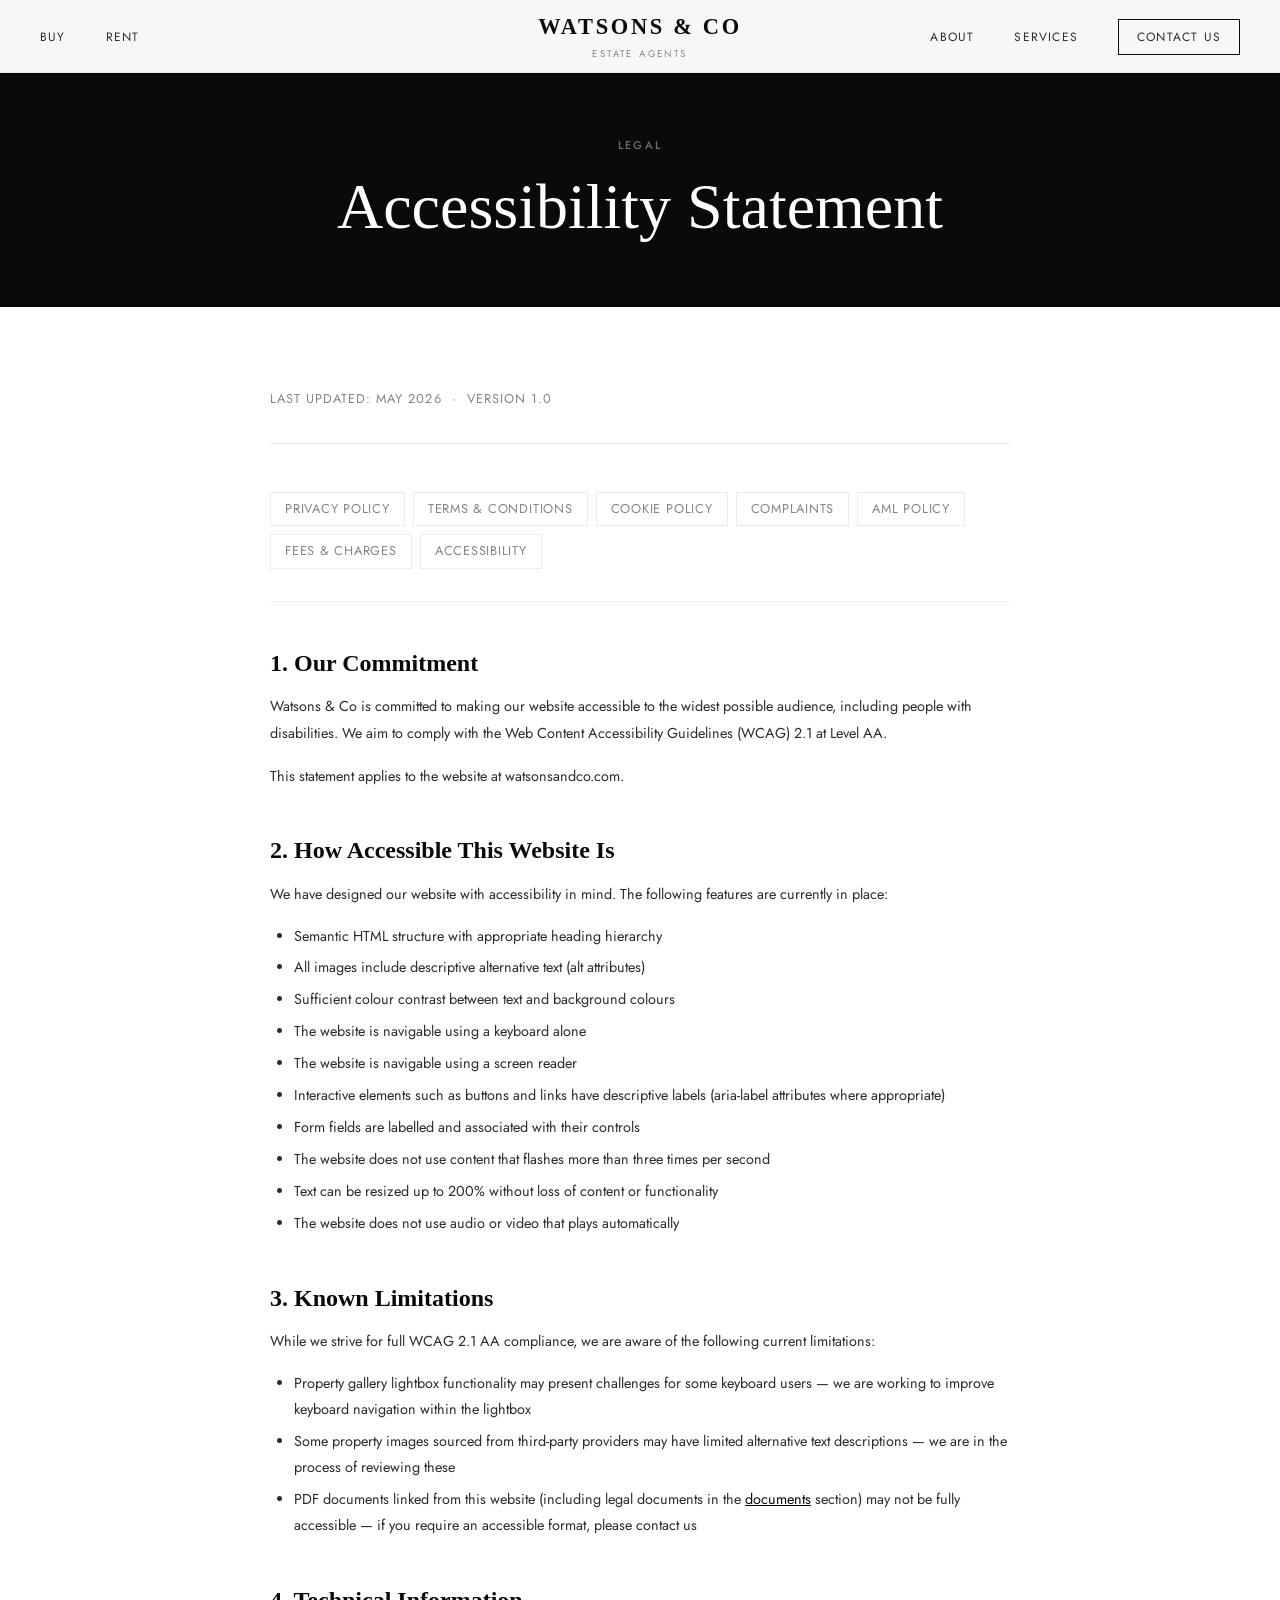
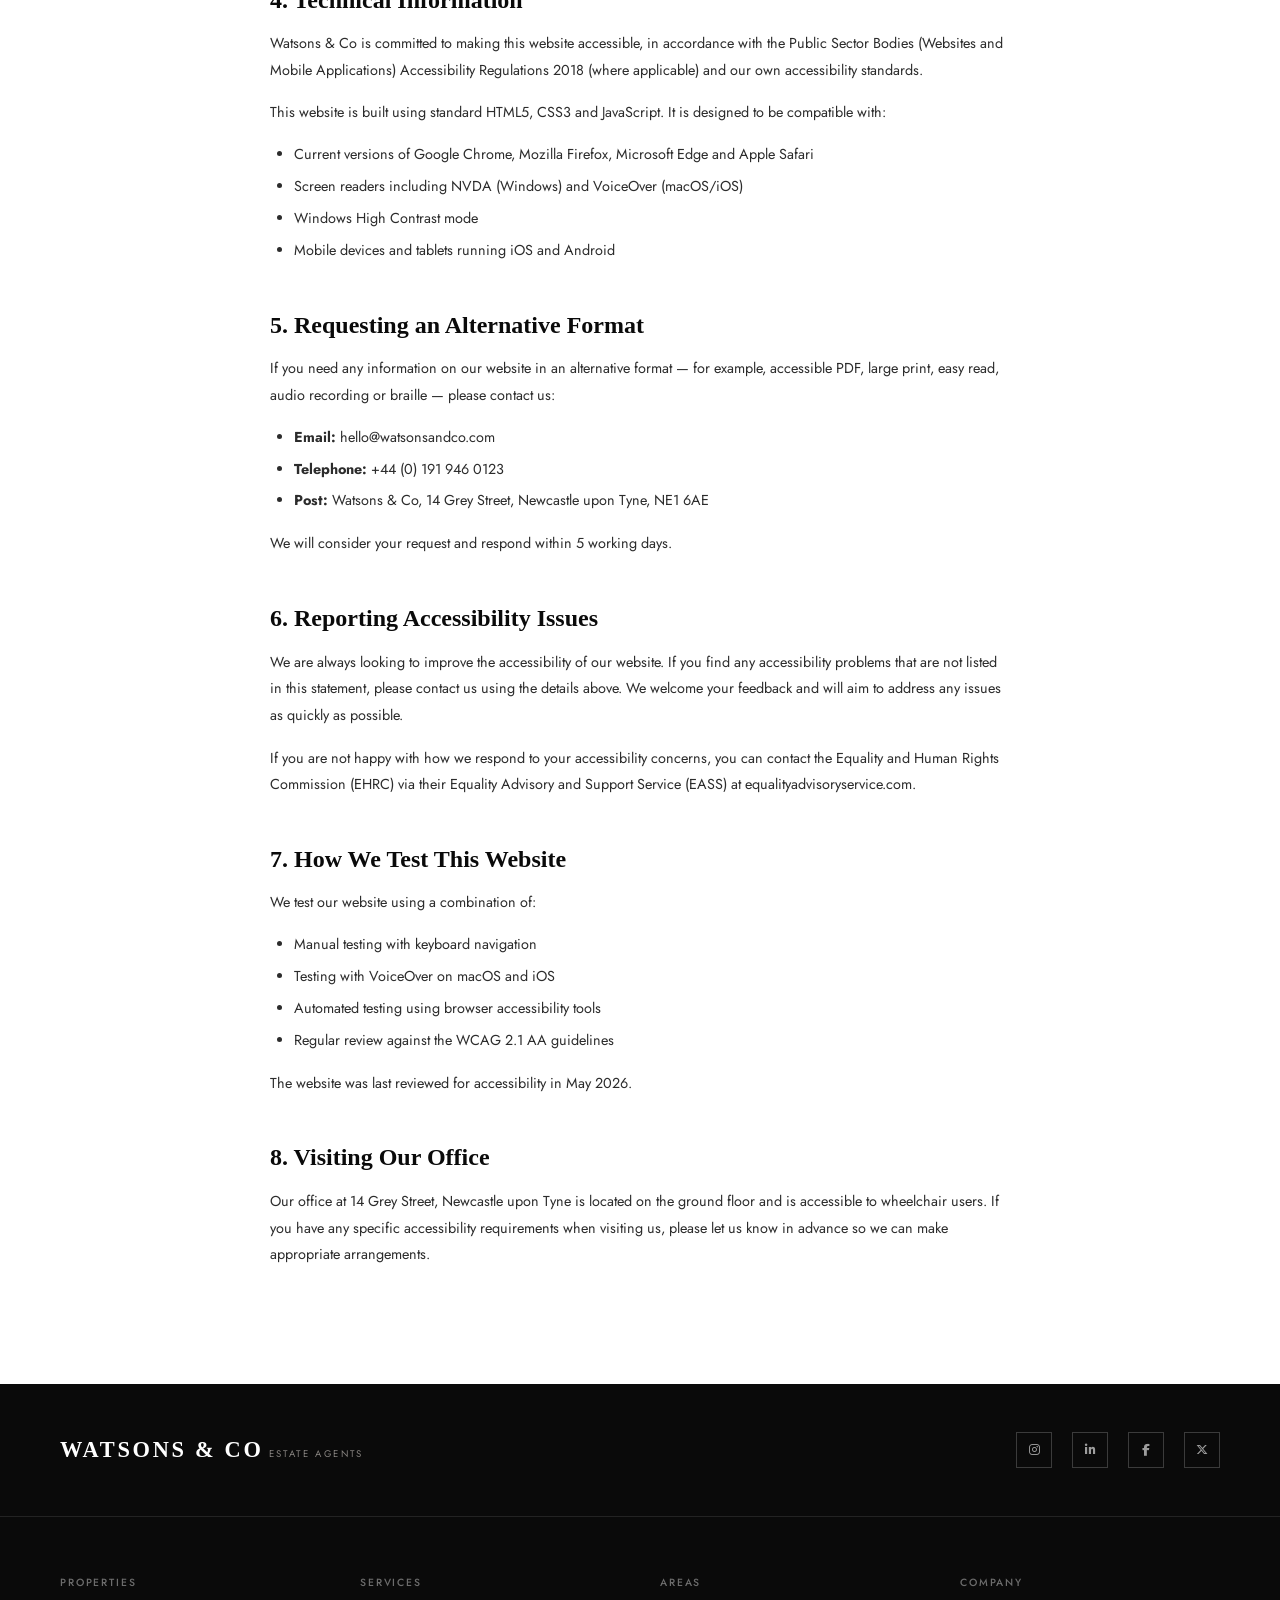
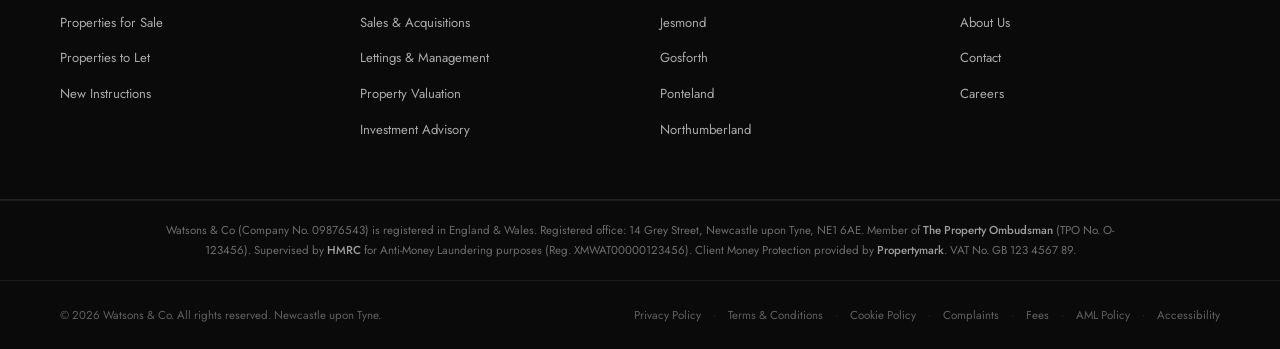
<file: accessibility.html>
<!DOCTYPE html>
<html lang="en">
<head>
    <meta charset="UTF-8">
    <meta name="viewport" content="width=device-width, initial-scale=1.0">
    <title>Accessibility Statement — Watsons &amp; Co</title>
    <link rel="stylesheet" href="style.css">
    <link rel="preconnect" href="https://fonts.googleapis.com">
    <link rel="preconnect" href="https://fonts.gstatic.com" crossorigin>
    <link href="https://fonts.googleapis.com/css2?family=Cormorant+Garant:ital,wght@0,300;0,400;0,600;0,700;1,300;1,400&family=Jost:wght@300;400;500;600&display=swap" rel="stylesheet">
    <link rel="stylesheet" href="https://cdnjs.cloudflare.com/ajax/libs/font-awesome/6.4.0/css/all.min.css">
</head>
<body data-page="legal">

    <nav class="navbar" id="navbar">
        <div class="nav-inner">
            <div class="nav-left">
                <ul class="nav-links">
                    <li><a href="buy.html">Buy</a></li>
                    <li><a href="rent.html">Rent</a></li>
                </ul>
            </div>
            <div class="nav-logo">
                <a href="index.html">
                    <span class="logo-main">WATSONS &amp; CO</span>
                    <span class="logo-sub">Estate Agents</span>
                </a>
            </div>
            <div class="nav-right">
                <ul class="nav-links">
                    <li><a href="about.html">About</a></li>
                    <li><a href="services.html">Services</a></li>
                    <li><a href="contact.html" class="nav-cta">Contact Us</a></li>
                </ul>
                <button class="hamburger" id="hamburger" aria-label="Menu">
                    <span></span>
                    <span></span>
                </button>
            </div>
        </div>
        <div class="mobile-menu" id="mobileMenu">
            <ul>
                <li><a href="buy.html">Buy</a></li>
                <li><a href="rent.html">Rent</a></li>
                <li><a href="about.html">About</a></li>
                <li><a href="services.html">Services</a></li>
                <li><a href="contact.html">Contact Us</a></li>
            </ul>
        </div>
    </nav>

    <div class="page-banner">
        <p class="section-label">Legal</p>
        <h1>Accessibility Statement</h1>
    </div>

    <div class="legal-content">

        <p class="legal-meta">Last updated: May 2026 &nbsp;·&nbsp; Version 1.0</p>

        <nav class="legal-nav" aria-label="Legal pages">
            <a href="privacy-policy.html">Privacy Policy</a>
            <a href="terms.html">Terms &amp; Conditions</a>
            <a href="cookies.html">Cookie Policy</a>
            <a href="complaints.html">Complaints</a>
            <a href="aml-policy.html">AML Policy</a>
            <a href="fees.html">Fees &amp; Charges</a>
            <a href="accessibility.html">Accessibility</a>
        </nav>

        <h2>1. Our Commitment</h2>
        <p>Watsons &amp; Co is committed to making our website accessible to the widest possible audience, including people with disabilities. We aim to comply with the Web Content Accessibility Guidelines (WCAG) 2.1 at Level AA.</p>
        <p>This statement applies to the website at watsonsandco.com.</p>

        <h2>2. How Accessible This Website Is</h2>
        <p>We have designed our website with accessibility in mind. The following features are currently in place:</p>
        <ul>
            <li>Semantic HTML structure with appropriate heading hierarchy</li>
            <li>All images include descriptive alternative text (alt attributes)</li>
            <li>Sufficient colour contrast between text and background colours</li>
            <li>The website is navigable using a keyboard alone</li>
            <li>The website is navigable using a screen reader</li>
            <li>Interactive elements such as buttons and links have descriptive labels (aria-label attributes where appropriate)</li>
            <li>Form fields are labelled and associated with their controls</li>
            <li>The website does not use content that flashes more than three times per second</li>
            <li>Text can be resized up to 200% without loss of content or functionality</li>
            <li>The website does not use audio or video that plays automatically</li>
        </ul>

        <h2>3. Known Limitations</h2>
        <p>While we strive for full WCAG 2.1 AA compliance, we are aware of the following current limitations:</p>
        <ul>
            <li>Property gallery lightbox functionality may present challenges for some keyboard users — we are working to improve keyboard navigation within the lightbox</li>
            <li>Some property images sourced from third-party providers may have limited alternative text descriptions — we are in the process of reviewing these</li>
            <li>PDF documents linked from this website (including legal documents in the <a href="#" style="color:var(--black);text-decoration:underline;">documents</a> section) may not be fully accessible — if you require an accessible format, please contact us</li>
        </ul>

        <h2>4. Technical Information</h2>
        <p>Watsons &amp; Co is committed to making this website accessible, in accordance with the Public Sector Bodies (Websites and Mobile Applications) Accessibility Regulations 2018 (where applicable) and our own accessibility standards.</p>
        <p>This website is built using standard HTML5, CSS3 and JavaScript. It is designed to be compatible with:</p>
        <ul>
            <li>Current versions of Google Chrome, Mozilla Firefox, Microsoft Edge and Apple Safari</li>
            <li>Screen readers including NVDA (Windows) and VoiceOver (macOS/iOS)</li>
            <li>Windows High Contrast mode</li>
            <li>Mobile devices and tablets running iOS and Android</li>
        </ul>

        <h2>5. Requesting an Alternative Format</h2>
        <p>If you need any information on our website in an alternative format — for example, accessible PDF, large print, easy read, audio recording or braille — please contact us:</p>
        <ul>
            <li><strong>Email:</strong> hello@watsonsandco.com</li>
            <li><strong>Telephone:</strong> +44 (0) 191 946 0123</li>
            <li><strong>Post:</strong> Watsons &amp; Co, 14 Grey Street, Newcastle upon Tyne, NE1 6AE</li>
        </ul>
        <p>We will consider your request and respond within 5 working days.</p>

        <h2>6. Reporting Accessibility Issues</h2>
        <p>We are always looking to improve the accessibility of our website. If you find any accessibility problems that are not listed in this statement, please contact us using the details above. We welcome your feedback and will aim to address any issues as quickly as possible.</p>
        <p>If you are not happy with how we respond to your accessibility concerns, you can contact the Equality and Human Rights Commission (EHRC) via their Equality Advisory and Support Service (EASS) at equalityadvisoryservice.com.</p>

        <h2>7. How We Test This Website</h2>
        <p>We test our website using a combination of:</p>
        <ul>
            <li>Manual testing with keyboard navigation</li>
            <li>Testing with VoiceOver on macOS and iOS</li>
            <li>Automated testing using browser accessibility tools</li>
            <li>Regular review against the WCAG 2.1 AA guidelines</li>
        </ul>
        <p>The website was last reviewed for accessibility in May 2026.</p>

        <h2>8. Visiting Our Office</h2>
        <p>Our office at 14 Grey Street, Newcastle upon Tyne is located on the ground floor and is accessible to wheelchair users. If you have any specific accessibility requirements when visiting us, please let us know in advance so we can make appropriate arrangements.</p>

    </div>

    <footer class="footer">
        <div class="footer-top">
            <div class="footer-logo">
                <span class="logo-main">WATSONS &amp; CO</span>
                <span class="logo-sub">Estate Agents</span>
            </div>
            <div class="footer-social">
                <a href="#" aria-label="Instagram"><i class="fab fa-instagram"></i></a>
                <a href="#" aria-label="LinkedIn"><i class="fab fa-linkedin-in"></i></a>
                <a href="#" aria-label="Facebook"><i class="fab fa-facebook-f"></i></a>
                <a href="#" aria-label="Twitter"><i class="fab fa-x-twitter"></i></a>
            </div>
        </div>
        <div class="footer-middle">
            <div class="footer-col">
                <h4>Properties</h4>
                <ul>
                    <li><a href="buy.html">Properties for Sale</a></li>
                    <li><a href="rent.html">Properties to Let</a></li>
                    <li><a href="buy.html">New Instructions</a></li>
                </ul>
            </div>
            <div class="footer-col">
                <h4>Services</h4>
                <ul>
                    <li><a href="services.html">Sales &amp; Acquisitions</a></li>
                    <li><a href="services.html">Lettings &amp; Management</a></li>
                    <li><a href="services.html">Property Valuation</a></li>
                    <li><a href="services.html">Investment Advisory</a></li>
                </ul>
            </div>
            <div class="footer-col">
                <h4>Areas</h4>
                <ul>
                    <li><a href="buy.html">Jesmond</a></li>
                    <li><a href="buy.html">Gosforth</a></li>
                    <li><a href="buy.html">Ponteland</a></li>
                    <li><a href="buy.html">Northumberland</a></li>
                </ul>
            </div>
            <div class="footer-col">
                <h4>Company</h4>
                <ul>
                    <li><a href="about.html">About Us</a></li>
                    <li><a href="contact.html">Contact</a></li>
                    <li><a href="#">Careers</a></li>
                </ul>
            </div>
        </div>
        <div class="footer-compliance">
            <p>Watsons &amp; Co (Company No. 09876543) is registered in England &amp; Wales. Registered office: 14 Grey Street, Newcastle upon Tyne, NE1 6AE. Member of <strong>The Property Ombudsman</strong> (TPO No. O-123456). Supervised by <strong>HMRC</strong> for Anti-Money Laundering purposes (Reg. XMWAT00000123456). Client Money Protection provided by <strong>Propertymark</strong>. VAT No. GB 123 4567 89.</p>
        </div>
        <div class="footer-bottom">
            <p>&copy; 2026 Watsons &amp; Co. All rights reserved. Newcastle upon Tyne.</p>
            <div class="footer-legal">
                <a href="privacy-policy.html">Privacy Policy</a>
                <span>·</span>
                <a href="terms.html">Terms &amp; Conditions</a>
                <span>·</span>
                <a href="cookies.html">Cookie Policy</a>
                <span>·</span>
                <a href="complaints.html">Complaints</a>
                <span>·</span>
                <a href="fees.html">Fees</a>
                <span>·</span>
                <a href="aml-policy.html">AML Policy</a>
                <span>·</span>
                <a href="accessibility.html">Accessibility</a>
            </div>
        </div>
    </footer>

    <script src="property-data.js"></script>
    <script src="script.js"></script>
</body>
</html>
</file>
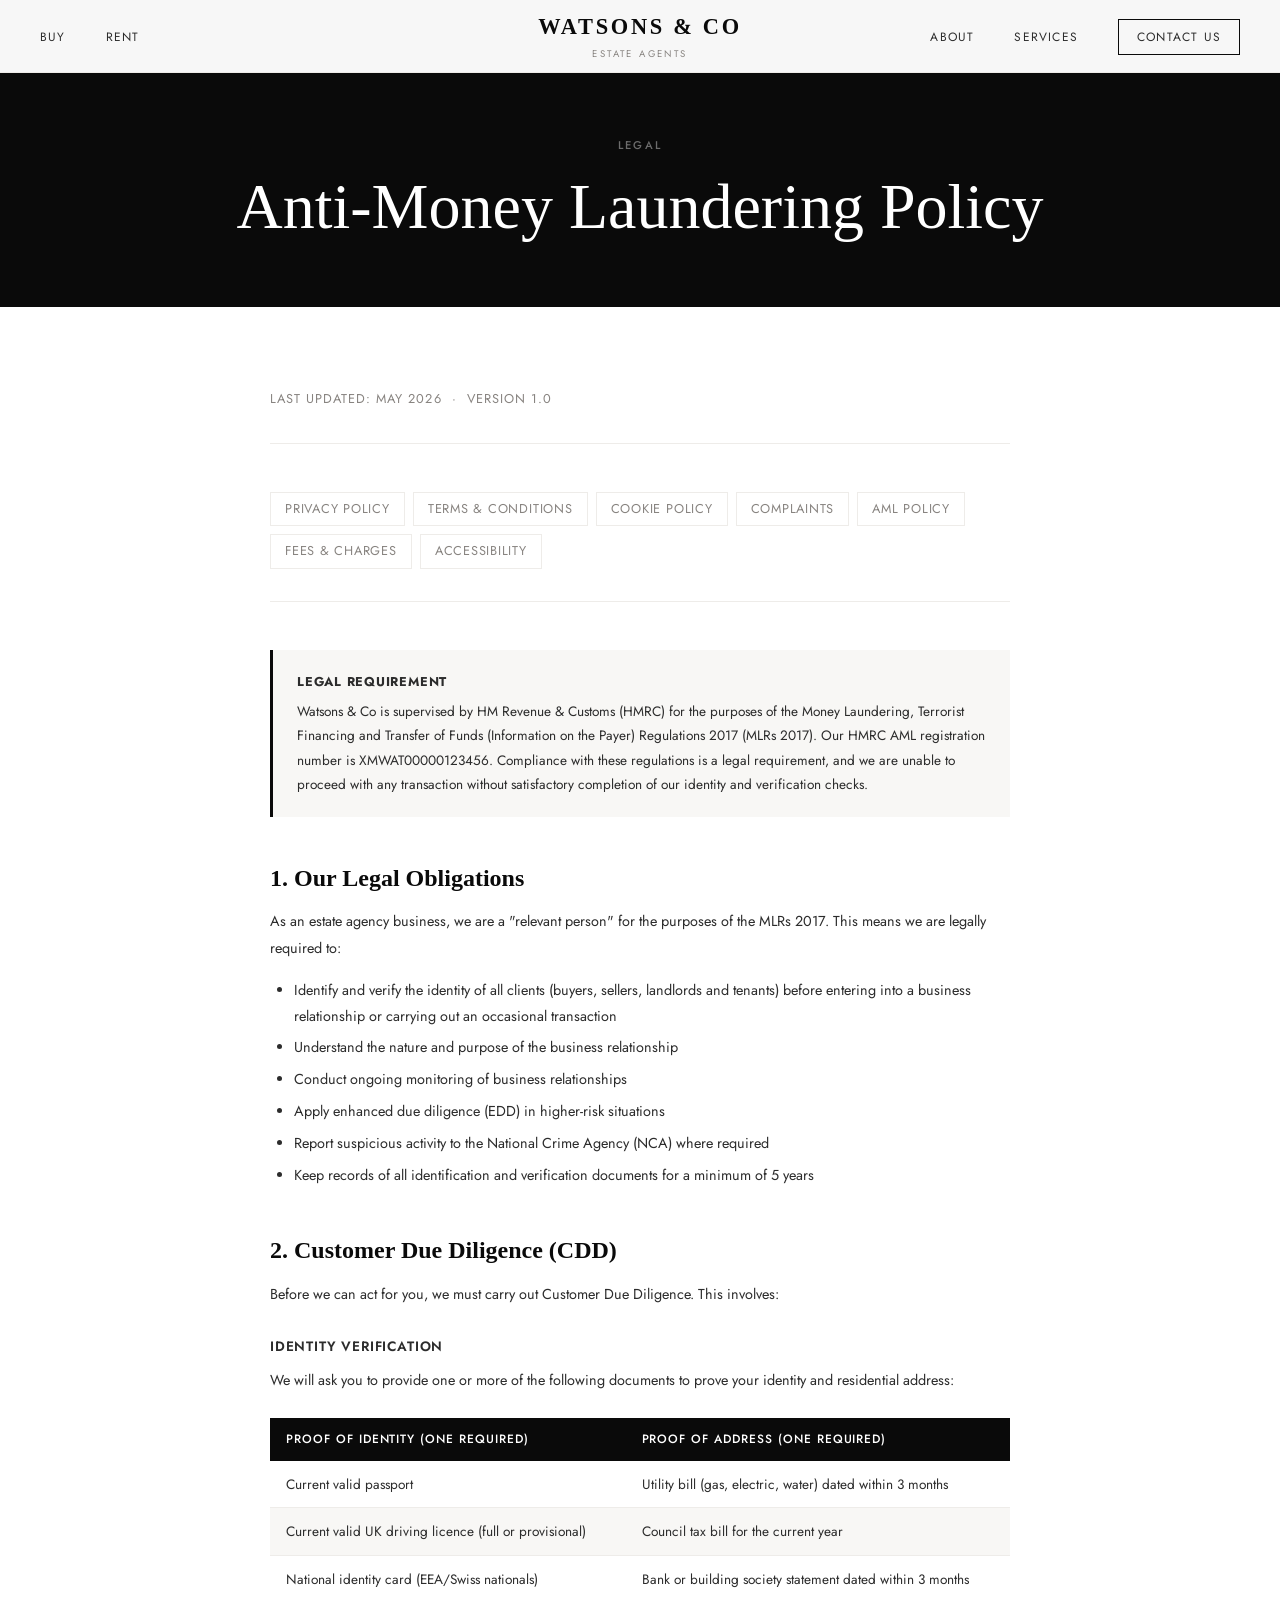
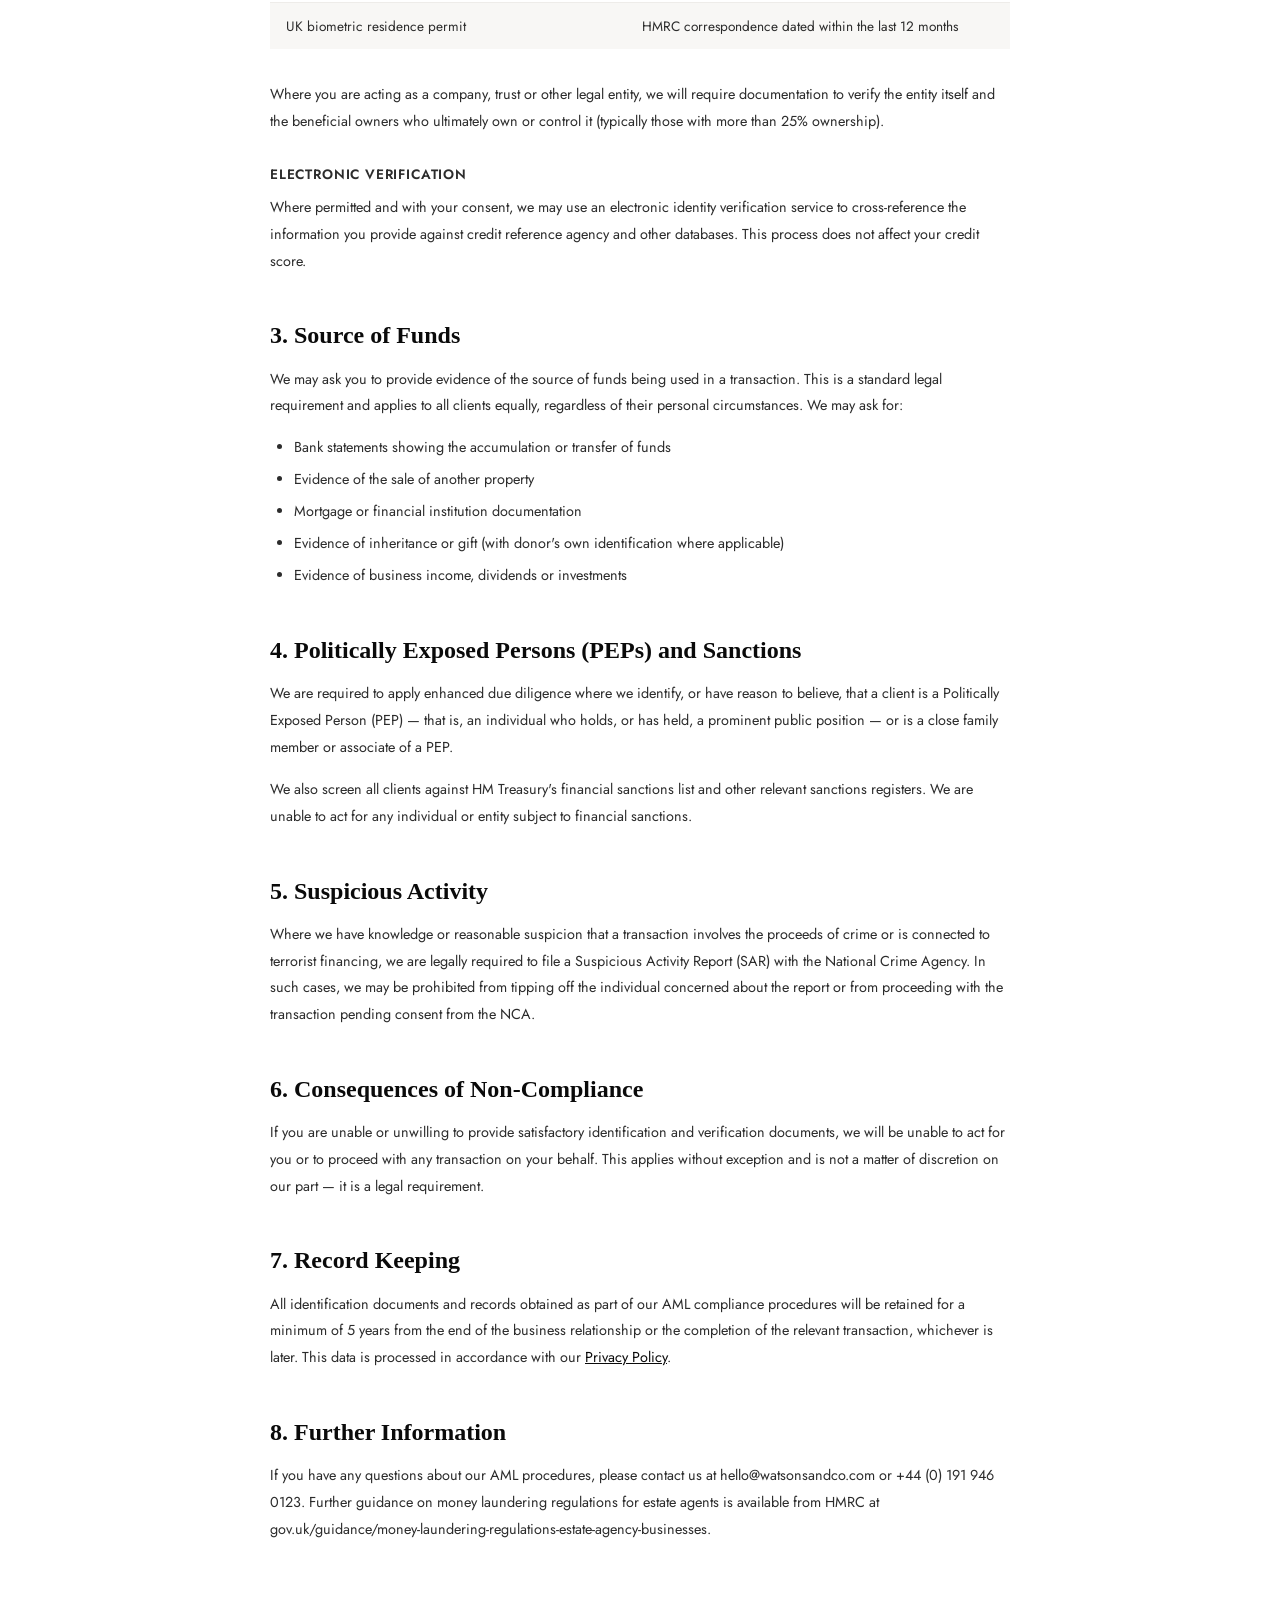
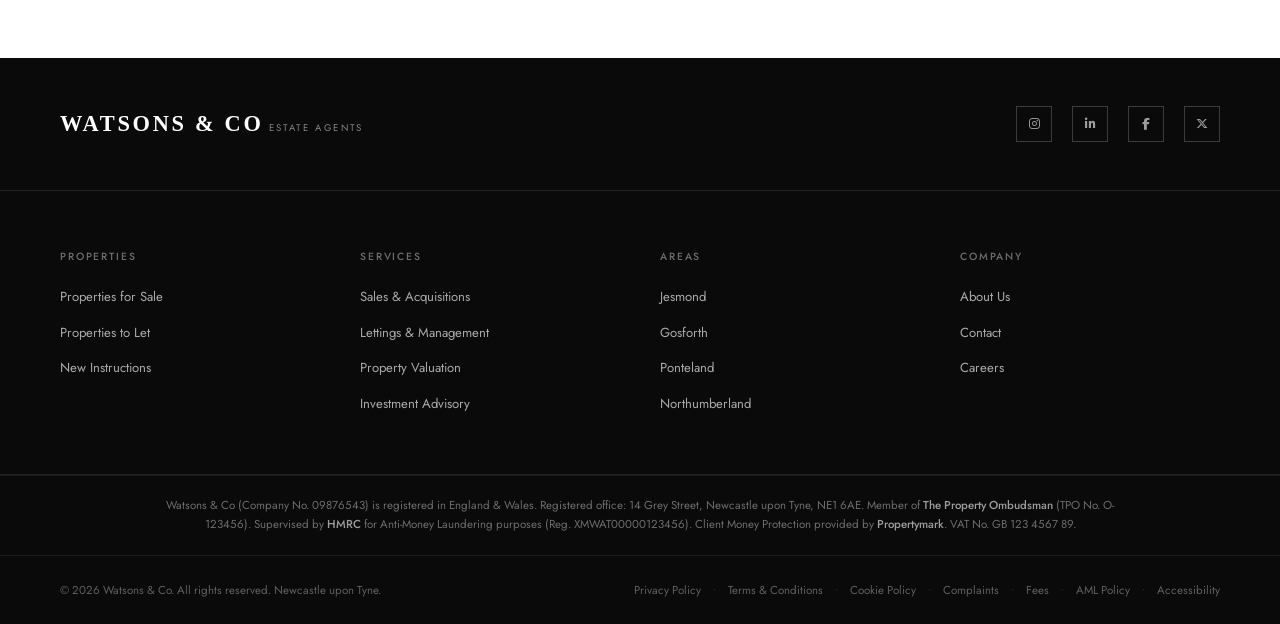
<file: aml-policy.html>
<!DOCTYPE html>
<html lang="en">
<head>
    <meta charset="UTF-8">
    <meta name="viewport" content="width=device-width, initial-scale=1.0">
    <title>Anti-Money Laundering Policy — Watsons &amp; Co</title>
    <link rel="stylesheet" href="style.css">
    <link rel="preconnect" href="https://fonts.googleapis.com">
    <link rel="preconnect" href="https://fonts.gstatic.com" crossorigin>
    <link href="https://fonts.googleapis.com/css2?family=Cormorant+Garant:ital,wght@0,300;0,400;0,600;0,700;1,300;1,400&family=Jost:wght@300;400;500;600&display=swap" rel="stylesheet">
    <link rel="stylesheet" href="https://cdnjs.cloudflare.com/ajax/libs/font-awesome/6.4.0/css/all.min.css">
</head>
<body data-page="legal">

    <nav class="navbar" id="navbar">
        <div class="nav-inner">
            <div class="nav-left">
                <ul class="nav-links">
                    <li><a href="buy.html">Buy</a></li>
                    <li><a href="rent.html">Rent</a></li>
                </ul>
            </div>
            <div class="nav-logo">
                <a href="index.html">
                    <span class="logo-main">WATSONS &amp; CO</span>
                    <span class="logo-sub">Estate Agents</span>
                </a>
            </div>
            <div class="nav-right">
                <ul class="nav-links">
                    <li><a href="about.html">About</a></li>
                    <li><a href="services.html">Services</a></li>
                    <li><a href="contact.html" class="nav-cta">Contact Us</a></li>
                </ul>
                <button class="hamburger" id="hamburger" aria-label="Menu">
                    <span></span>
                    <span></span>
                </button>
            </div>
        </div>
        <div class="mobile-menu" id="mobileMenu">
            <ul>
                <li><a href="buy.html">Buy</a></li>
                <li><a href="rent.html">Rent</a></li>
                <li><a href="about.html">About</a></li>
                <li><a href="services.html">Services</a></li>
                <li><a href="contact.html">Contact Us</a></li>
            </ul>
        </div>
    </nav>

    <div class="page-banner">
        <p class="section-label">Legal</p>
        <h1>Anti-Money Laundering Policy</h1>
    </div>

    <div class="legal-content">

        <p class="legal-meta">Last updated: May 2026 &nbsp;·&nbsp; Version 1.0</p>

        <nav class="legal-nav" aria-label="Legal pages">
            <a href="privacy-policy.html">Privacy Policy</a>
            <a href="terms.html">Terms &amp; Conditions</a>
            <a href="cookies.html">Cookie Policy</a>
            <a href="complaints.html">Complaints</a>
            <a href="aml-policy.html">AML Policy</a>
            <a href="fees.html">Fees &amp; Charges</a>
            <a href="accessibility.html">Accessibility</a>
        </nav>

        <div class="notice-box">
            <strong>Legal Requirement</strong>
            Watsons &amp; Co is supervised by HM Revenue &amp; Customs (HMRC) for the purposes of the Money Laundering, Terrorist Financing and Transfer of Funds (Information on the Payer) Regulations 2017 (MLRs 2017). Our HMRC AML registration number is XMWAT00000123456. Compliance with these regulations is a legal requirement, and we are unable to proceed with any transaction without satisfactory completion of our identity and verification checks.
        </div>

        <h2>1. Our Legal Obligations</h2>
        <p>As an estate agency business, we are a "relevant person" for the purposes of the MLRs 2017. This means we are legally required to:</p>
        <ul>
            <li>Identify and verify the identity of all clients (buyers, sellers, landlords and tenants) before entering into a business relationship or carrying out an occasional transaction</li>
            <li>Understand the nature and purpose of the business relationship</li>
            <li>Conduct ongoing monitoring of business relationships</li>
            <li>Apply enhanced due diligence (EDD) in higher-risk situations</li>
            <li>Report suspicious activity to the National Crime Agency (NCA) where required</li>
            <li>Keep records of all identification and verification documents for a minimum of 5 years</li>
        </ul>

        <h2>2. Customer Due Diligence (CDD)</h2>
        <p>Before we can act for you, we must carry out Customer Due Diligence. This involves:</p>

        <h3>Identity Verification</h3>
        <p>We will ask you to provide one or more of the following documents to prove your identity and residential address:</p>
        <table>
            <thead>
                <tr><th>Proof of Identity (one required)</th><th>Proof of Address (one required)</th></tr>
            </thead>
            <tbody>
                <tr><td>Current valid passport</td><td>Utility bill (gas, electric, water) dated within 3 months</td></tr>
                <tr><td>Current valid UK driving licence (full or provisional)</td><td>Council tax bill for the current year</td></tr>
                <tr><td>National identity card (EEA/Swiss nationals)</td><td>Bank or building society statement dated within 3 months</td></tr>
                <tr><td>UK biometric residence permit</td><td>HMRC correspondence dated within the last 12 months</td></tr>
            </tbody>
        </table>
        <p>Where you are acting as a company, trust or other legal entity, we will require documentation to verify the entity itself and the beneficial owners who ultimately own or control it (typically those with more than 25% ownership).</p>

        <h3>Electronic Verification</h3>
        <p>Where permitted and with your consent, we may use an electronic identity verification service to cross-reference the information you provide against credit reference agency and other databases. This process does not affect your credit score.</p>

        <h2>3. Source of Funds</h2>
        <p>We may ask you to provide evidence of the source of funds being used in a transaction. This is a standard legal requirement and applies to all clients equally, regardless of their personal circumstances. We may ask for:</p>
        <ul>
            <li>Bank statements showing the accumulation or transfer of funds</li>
            <li>Evidence of the sale of another property</li>
            <li>Mortgage or financial institution documentation</li>
            <li>Evidence of inheritance or gift (with donor's own identification where applicable)</li>
            <li>Evidence of business income, dividends or investments</li>
        </ul>

        <h2>4. Politically Exposed Persons (PEPs) and Sanctions</h2>
        <p>We are required to apply enhanced due diligence where we identify, or have reason to believe, that a client is a Politically Exposed Person (PEP) — that is, an individual who holds, or has held, a prominent public position — or is a close family member or associate of a PEP.</p>
        <p>We also screen all clients against HM Treasury's financial sanctions list and other relevant sanctions registers. We are unable to act for any individual or entity subject to financial sanctions.</p>

        <h2>5. Suspicious Activity</h2>
        <p>Where we have knowledge or reasonable suspicion that a transaction involves the proceeds of crime or is connected to terrorist financing, we are legally required to file a Suspicious Activity Report (SAR) with the National Crime Agency. In such cases, we may be prohibited from tipping off the individual concerned about the report or from proceeding with the transaction pending consent from the NCA.</p>

        <h2>6. Consequences of Non-Compliance</h2>
        <p>If you are unable or unwilling to provide satisfactory identification and verification documents, we will be unable to act for you or to proceed with any transaction on your behalf. This applies without exception and is not a matter of discretion on our part — it is a legal requirement.</p>

        <h2>7. Record Keeping</h2>
        <p>All identification documents and records obtained as part of our AML compliance procedures will be retained for a minimum of 5 years from the end of the business relationship or the completion of the relevant transaction, whichever is later. This data is processed in accordance with our <a href="privacy-policy.html" style="color:var(--black);text-decoration:underline;">Privacy Policy</a>.</p>

        <h2>8. Further Information</h2>
        <p>If you have any questions about our AML procedures, please contact us at hello@watsonsandco.com or +44 (0) 191 946 0123. Further guidance on money laundering regulations for estate agents is available from HMRC at gov.uk/guidance/money-laundering-regulations-estate-agency-businesses.</p>

    </div>

    <footer class="footer">
        <div class="footer-top">
            <div class="footer-logo">
                <span class="logo-main">WATSONS &amp; CO</span>
                <span class="logo-sub">Estate Agents</span>
            </div>
            <div class="footer-social">
                <a href="#" aria-label="Instagram"><i class="fab fa-instagram"></i></a>
                <a href="#" aria-label="LinkedIn"><i class="fab fa-linkedin-in"></i></a>
                <a href="#" aria-label="Facebook"><i class="fab fa-facebook-f"></i></a>
                <a href="#" aria-label="Twitter"><i class="fab fa-x-twitter"></i></a>
            </div>
        </div>
        <div class="footer-middle">
            <div class="footer-col">
                <h4>Properties</h4>
                <ul>
                    <li><a href="buy.html">Properties for Sale</a></li>
                    <li><a href="rent.html">Properties to Let</a></li>
                    <li><a href="buy.html">New Instructions</a></li>
                </ul>
            </div>
            <div class="footer-col">
                <h4>Services</h4>
                <ul>
                    <li><a href="services.html">Sales &amp; Acquisitions</a></li>
                    <li><a href="services.html">Lettings &amp; Management</a></li>
                    <li><a href="services.html">Property Valuation</a></li>
                    <li><a href="services.html">Investment Advisory</a></li>
                </ul>
            </div>
            <div class="footer-col">
                <h4>Areas</h4>
                <ul>
                    <li><a href="buy.html">Jesmond</a></li>
                    <li><a href="buy.html">Gosforth</a></li>
                    <li><a href="buy.html">Ponteland</a></li>
                    <li><a href="buy.html">Northumberland</a></li>
                </ul>
            </div>
            <div class="footer-col">
                <h4>Company</h4>
                <ul>
                    <li><a href="about.html">About Us</a></li>
                    <li><a href="contact.html">Contact</a></li>
                    <li><a href="#">Careers</a></li>
                </ul>
            </div>
        </div>
        <div class="footer-compliance">
            <p>Watsons &amp; Co (Company No. 09876543) is registered in England &amp; Wales. Registered office: 14 Grey Street, Newcastle upon Tyne, NE1 6AE. Member of <strong>The Property Ombudsman</strong> (TPO No. O-123456). Supervised by <strong>HMRC</strong> for Anti-Money Laundering purposes (Reg. XMWAT00000123456). Client Money Protection provided by <strong>Propertymark</strong>. VAT No. GB 123 4567 89.</p>
        </div>
        <div class="footer-bottom">
            <p>&copy; 2026 Watsons &amp; Co. All rights reserved. Newcastle upon Tyne.</p>
            <div class="footer-legal">
                <a href="privacy-policy.html">Privacy Policy</a>
                <span>·</span>
                <a href="terms.html">Terms &amp; Conditions</a>
                <span>·</span>
                <a href="cookies.html">Cookie Policy</a>
                <span>·</span>
                <a href="complaints.html">Complaints</a>
                <span>·</span>
                <a href="fees.html">Fees</a>
                <span>·</span>
                <a href="aml-policy.html">AML Policy</a>
                <span>·</span>
                <a href="accessibility.html">Accessibility</a>
            </div>
        </div>
    </footer>

    <script src="property-data.js"></script>
    <script src="script.js"></script>
</body>
</html>
</file>
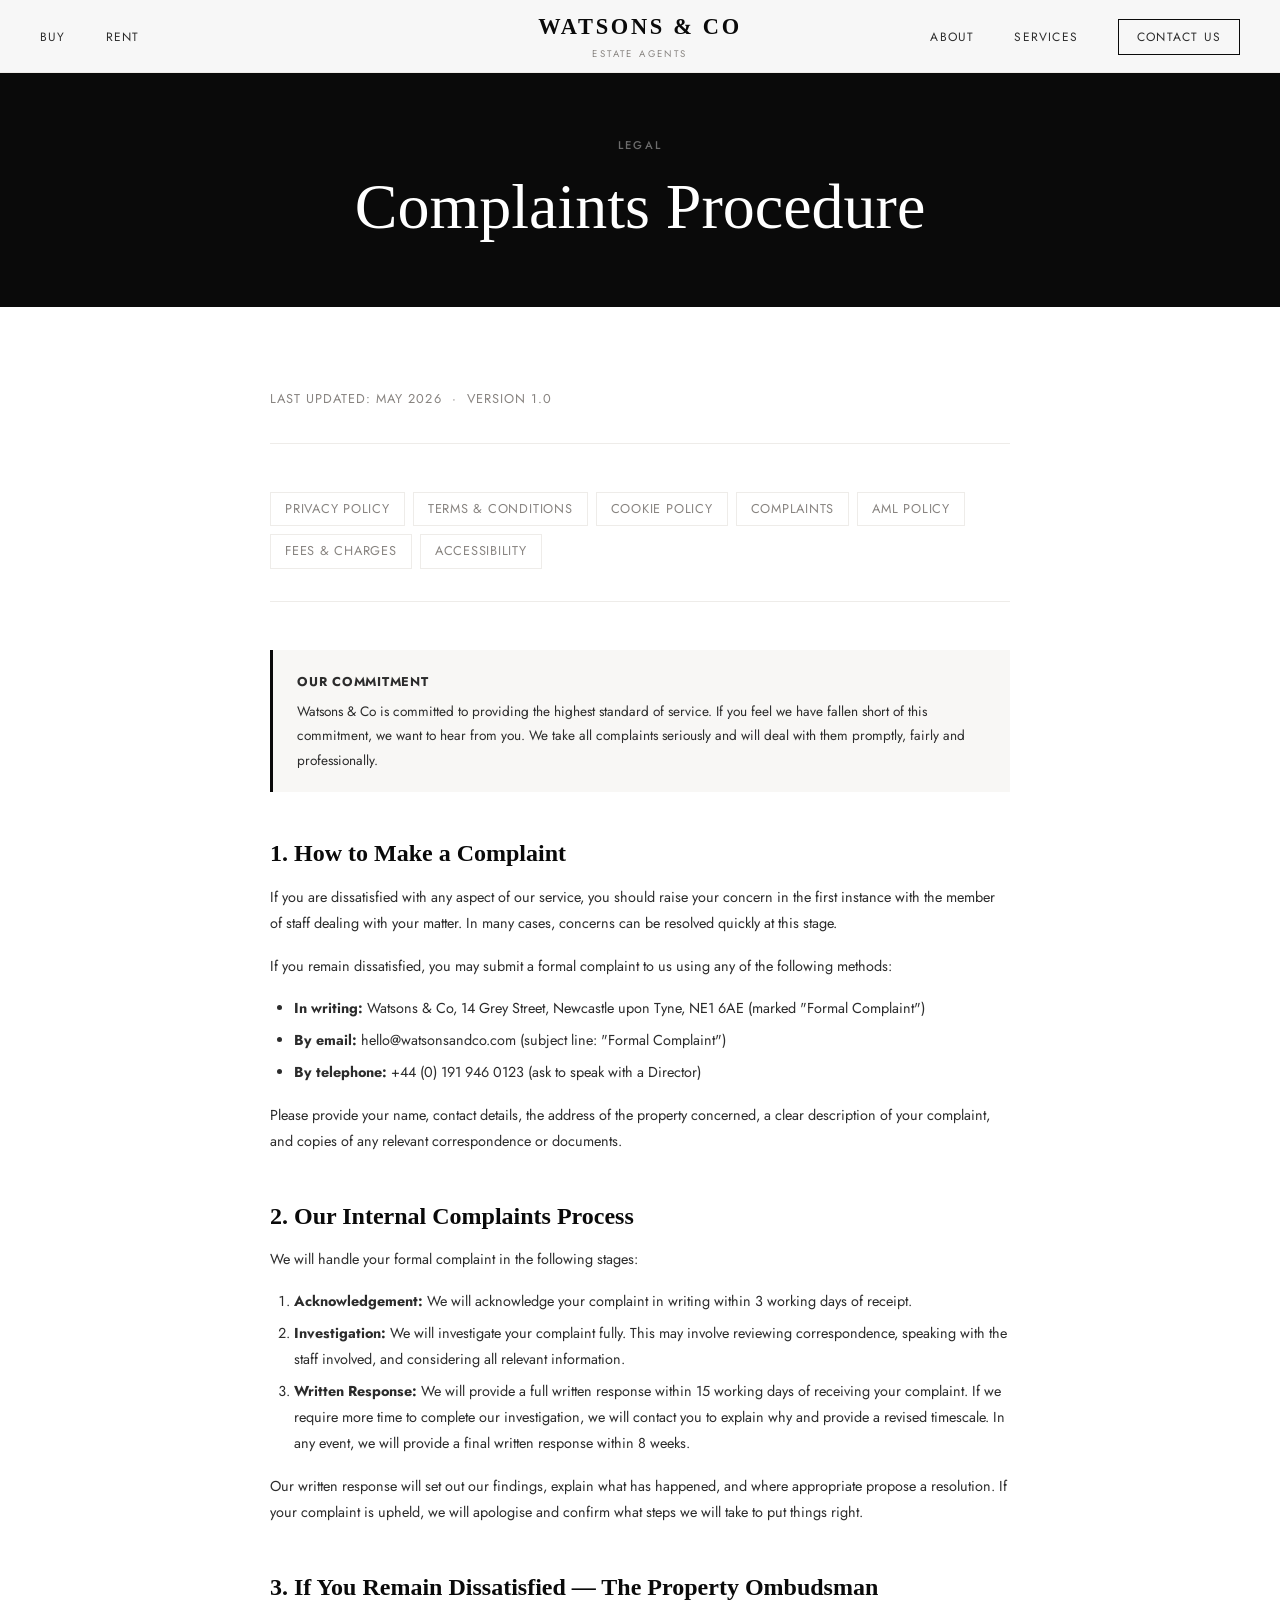
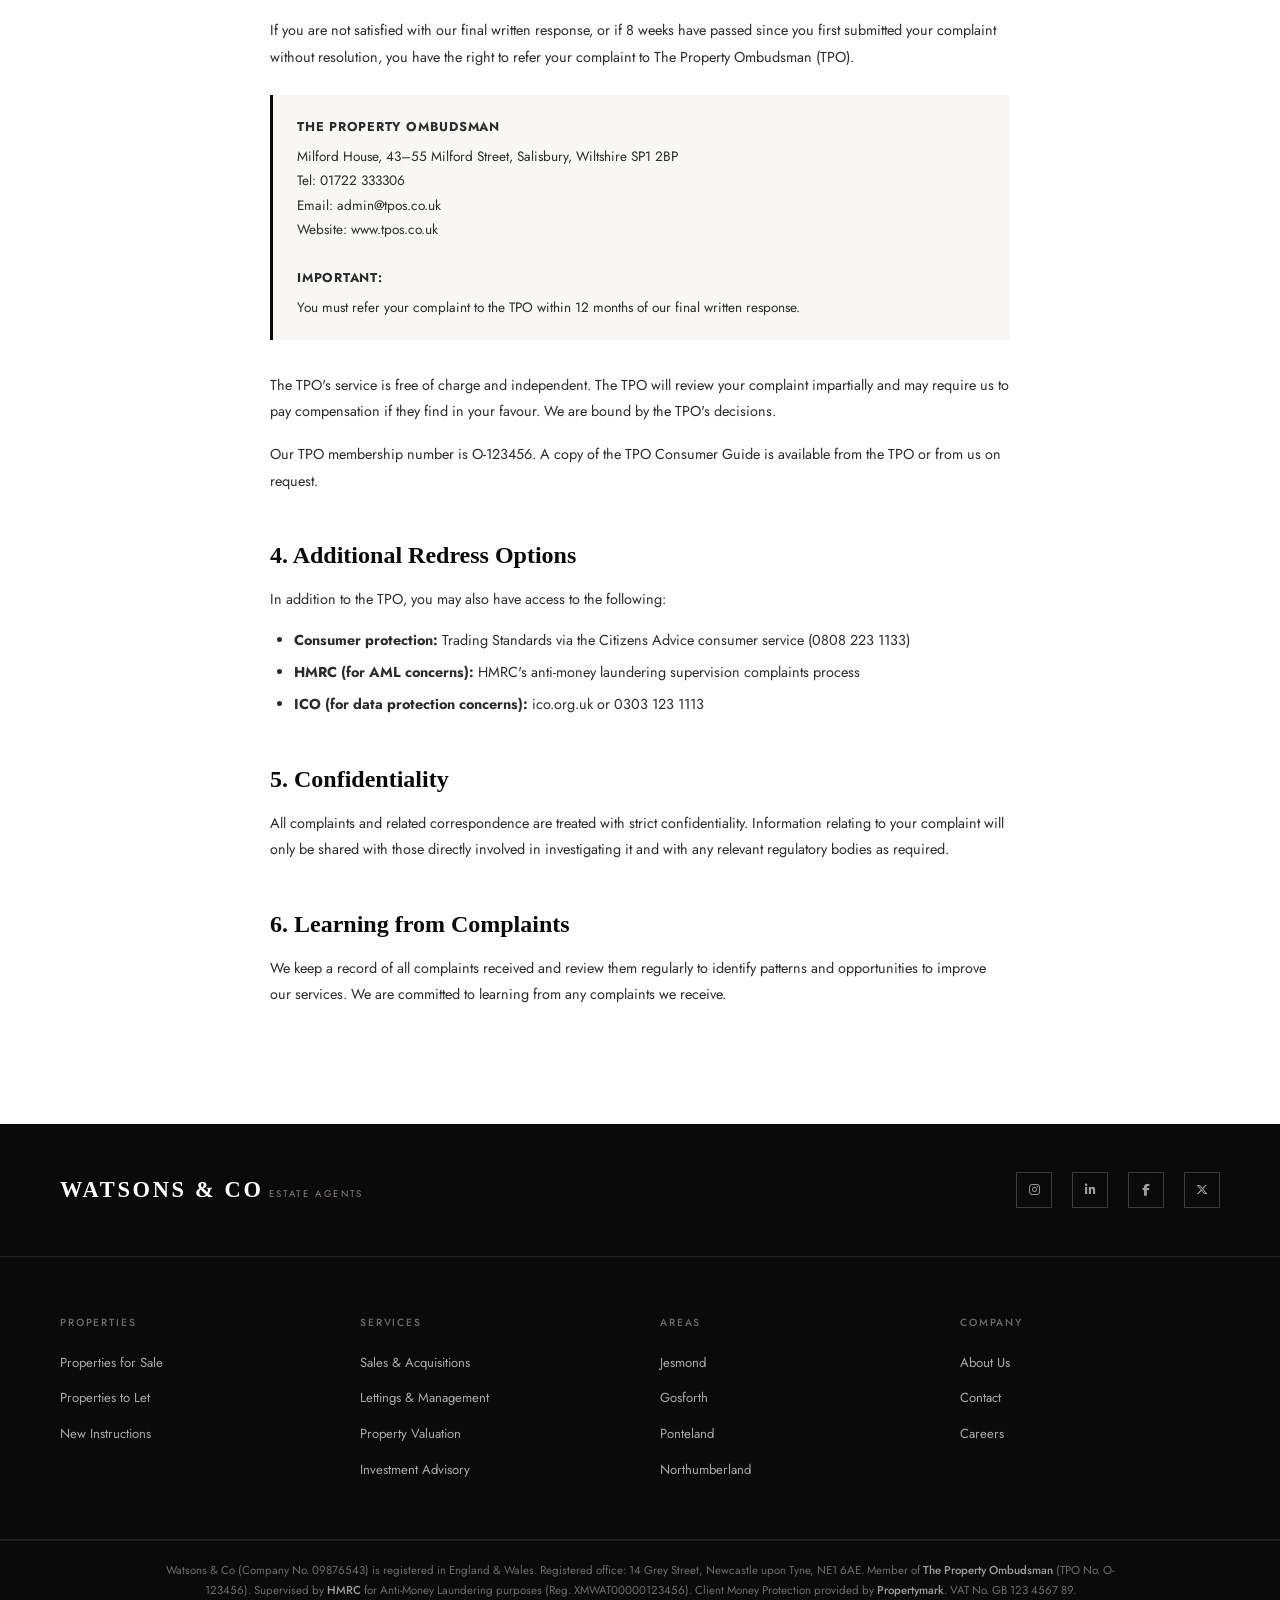
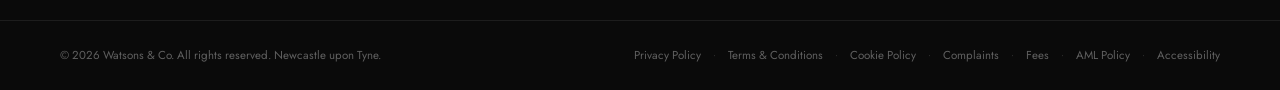
<file: complaints.html>
<!DOCTYPE html>
<html lang="en">
<head>
    <meta charset="UTF-8">
    <meta name="viewport" content="width=device-width, initial-scale=1.0">
    <title>Complaints Procedure — Watsons &amp; Co</title>
    <link rel="stylesheet" href="style.css">
    <link rel="preconnect" href="https://fonts.googleapis.com">
    <link rel="preconnect" href="https://fonts.gstatic.com" crossorigin>
    <link href="https://fonts.googleapis.com/css2?family=Cormorant+Garant:ital,wght@0,300;0,400;0,600;0,700;1,300;1,400&family=Jost:wght@300;400;500;600&display=swap" rel="stylesheet">
    <link rel="stylesheet" href="https://cdnjs.cloudflare.com/ajax/libs/font-awesome/6.4.0/css/all.min.css">
</head>
<body data-page="legal">

    <nav class="navbar" id="navbar">
        <div class="nav-inner">
            <div class="nav-left">
                <ul class="nav-links">
                    <li><a href="buy.html">Buy</a></li>
                    <li><a href="rent.html">Rent</a></li>
                </ul>
            </div>
            <div class="nav-logo">
                <a href="index.html">
                    <span class="logo-main">WATSONS &amp; CO</span>
                    <span class="logo-sub">Estate Agents</span>
                </a>
            </div>
            <div class="nav-right">
                <ul class="nav-links">
                    <li><a href="about.html">About</a></li>
                    <li><a href="services.html">Services</a></li>
                    <li><a href="contact.html" class="nav-cta">Contact Us</a></li>
                </ul>
                <button class="hamburger" id="hamburger" aria-label="Menu">
                    <span></span>
                    <span></span>
                </button>
            </div>
        </div>
        <div class="mobile-menu" id="mobileMenu">
            <ul>
                <li><a href="buy.html">Buy</a></li>
                <li><a href="rent.html">Rent</a></li>
                <li><a href="about.html">About</a></li>
                <li><a href="services.html">Services</a></li>
                <li><a href="contact.html">Contact Us</a></li>
            </ul>
        </div>
    </nav>

    <div class="page-banner">
        <p class="section-label">Legal</p>
        <h1>Complaints Procedure</h1>
    </div>

    <div class="legal-content">

        <p class="legal-meta">Last updated: May 2026 &nbsp;·&nbsp; Version 1.0</p>

        <nav class="legal-nav" aria-label="Legal pages">
            <a href="privacy-policy.html">Privacy Policy</a>
            <a href="terms.html">Terms &amp; Conditions</a>
            <a href="cookies.html">Cookie Policy</a>
            <a href="complaints.html">Complaints</a>
            <a href="aml-policy.html">AML Policy</a>
            <a href="fees.html">Fees &amp; Charges</a>
            <a href="accessibility.html">Accessibility</a>
        </nav>

        <div class="notice-box">
            <strong>Our Commitment</strong>
            Watsons &amp; Co is committed to providing the highest standard of service. If you feel we have fallen short of this commitment, we want to hear from you. We take all complaints seriously and will deal with them promptly, fairly and professionally.
        </div>

        <h2>1. How to Make a Complaint</h2>
        <p>If you are dissatisfied with any aspect of our service, you should raise your concern in the first instance with the member of staff dealing with your matter. In many cases, concerns can be resolved quickly at this stage.</p>
        <p>If you remain dissatisfied, you may submit a formal complaint to us using any of the following methods:</p>
        <ul>
            <li><strong>In writing:</strong> Watsons &amp; Co, 14 Grey Street, Newcastle upon Tyne, NE1 6AE (marked "Formal Complaint")</li>
            <li><strong>By email:</strong> hello@watsonsandco.com (subject line: "Formal Complaint")</li>
            <li><strong>By telephone:</strong> +44 (0) 191 946 0123 (ask to speak with a Director)</li>
        </ul>
        <p>Please provide your name, contact details, the address of the property concerned, a clear description of your complaint, and copies of any relevant correspondence or documents.</p>

        <h2>2. Our Internal Complaints Process</h2>
        <p>We will handle your formal complaint in the following stages:</p>
        <ol>
            <li><strong>Acknowledgement:</strong> We will acknowledge your complaint in writing within 3 working days of receipt.</li>
            <li><strong>Investigation:</strong> We will investigate your complaint fully. This may involve reviewing correspondence, speaking with the staff involved, and considering all relevant information.</li>
            <li><strong>Written Response:</strong> We will provide a full written response within 15 working days of receiving your complaint. If we require more time to complete our investigation, we will contact you to explain why and provide a revised timescale. In any event, we will provide a final written response within 8 weeks.</li>
        </ol>
        <p>Our written response will set out our findings, explain what has happened, and where appropriate propose a resolution. If your complaint is upheld, we will apologise and confirm what steps we will take to put things right.</p>

        <h2>3. If You Remain Dissatisfied — The Property Ombudsman</h2>
        <p>If you are not satisfied with our final written response, or if 8 weeks have passed since you first submitted your complaint without resolution, you have the right to refer your complaint to The Property Ombudsman (TPO).</p>
        <div class="notice-box">
            <strong>The Property Ombudsman</strong>
            Milford House, 43–55 Milford Street, Salisbury, Wiltshire SP1 2BP<br>
            Tel: 01722 333306<br>
            Email: admin@tpos.co.uk<br>
            Website: www.tpos.co.uk<br><br>
            <strong>Important:</strong> You must refer your complaint to the TPO within 12 months of our final written response.
        </div>
        <p>The TPO's service is free of charge and independent. The TPO will review your complaint impartially and may require us to pay compensation if they find in your favour. We are bound by the TPO's decisions.</p>
        <p>Our TPO membership number is O-123456. A copy of the TPO Consumer Guide is available from the TPO or from us on request.</p>

        <h2>4. Additional Redress Options</h2>
        <p>In addition to the TPO, you may also have access to the following:</p>
        <ul>
            <li><strong>Consumer protection:</strong> Trading Standards via the Citizens Advice consumer service (0808 223 1133)</li>
            <li><strong>HMRC (for AML concerns):</strong> HMRC's anti-money laundering supervision complaints process</li>
            <li><strong>ICO (for data protection concerns):</strong> ico.org.uk or 0303 123 1113</li>
        </ul>

        <h2>5. Confidentiality</h2>
        <p>All complaints and related correspondence are treated with strict confidentiality. Information relating to your complaint will only be shared with those directly involved in investigating it and with any relevant regulatory bodies as required.</p>

        <h2>6. Learning from Complaints</h2>
        <p>We keep a record of all complaints received and review them regularly to identify patterns and opportunities to improve our services. We are committed to learning from any complaints we receive.</p>

    </div>

    <footer class="footer">
        <div class="footer-top">
            <div class="footer-logo">
                <span class="logo-main">WATSONS &amp; CO</span>
                <span class="logo-sub">Estate Agents</span>
            </div>
            <div class="footer-social">
                <a href="#" aria-label="Instagram"><i class="fab fa-instagram"></i></a>
                <a href="#" aria-label="LinkedIn"><i class="fab fa-linkedin-in"></i></a>
                <a href="#" aria-label="Facebook"><i class="fab fa-facebook-f"></i></a>
                <a href="#" aria-label="Twitter"><i class="fab fa-x-twitter"></i></a>
            </div>
        </div>
        <div class="footer-middle">
            <div class="footer-col">
                <h4>Properties</h4>
                <ul>
                    <li><a href="buy.html">Properties for Sale</a></li>
                    <li><a href="rent.html">Properties to Let</a></li>
                    <li><a href="buy.html">New Instructions</a></li>
                </ul>
            </div>
            <div class="footer-col">
                <h4>Services</h4>
                <ul>
                    <li><a href="services.html">Sales &amp; Acquisitions</a></li>
                    <li><a href="services.html">Lettings &amp; Management</a></li>
                    <li><a href="services.html">Property Valuation</a></li>
                    <li><a href="services.html">Investment Advisory</a></li>
                </ul>
            </div>
            <div class="footer-col">
                <h4>Areas</h4>
                <ul>
                    <li><a href="buy.html">Jesmond</a></li>
                    <li><a href="buy.html">Gosforth</a></li>
                    <li><a href="buy.html">Ponteland</a></li>
                    <li><a href="buy.html">Northumberland</a></li>
                </ul>
            </div>
            <div class="footer-col">
                <h4>Company</h4>
                <ul>
                    <li><a href="about.html">About Us</a></li>
                    <li><a href="contact.html">Contact</a></li>
                    <li><a href="#">Careers</a></li>
                </ul>
            </div>
        </div>
        <div class="footer-compliance">
            <p>Watsons &amp; Co (Company No. 09876543) is registered in England &amp; Wales. Registered office: 14 Grey Street, Newcastle upon Tyne, NE1 6AE. Member of <strong>The Property Ombudsman</strong> (TPO No. O-123456). Supervised by <strong>HMRC</strong> for Anti-Money Laundering purposes (Reg. XMWAT00000123456). Client Money Protection provided by <strong>Propertymark</strong>. VAT No. GB 123 4567 89.</p>
        </div>
        <div class="footer-bottom">
            <p>&copy; 2026 Watsons &amp; Co. All rights reserved. Newcastle upon Tyne.</p>
            <div class="footer-legal">
                <a href="privacy-policy.html">Privacy Policy</a>
                <span>·</span>
                <a href="terms.html">Terms &amp; Conditions</a>
                <span>·</span>
                <a href="cookies.html">Cookie Policy</a>
                <span>·</span>
                <a href="complaints.html">Complaints</a>
                <span>·</span>
                <a href="fees.html">Fees</a>
                <span>·</span>
                <a href="aml-policy.html">AML Policy</a>
                <span>·</span>
                <a href="accessibility.html">Accessibility</a>
            </div>
        </div>
    </footer>

    <script src="property-data.js"></script>
    <script src="script.js"></script>
</body>
</html>
</file>
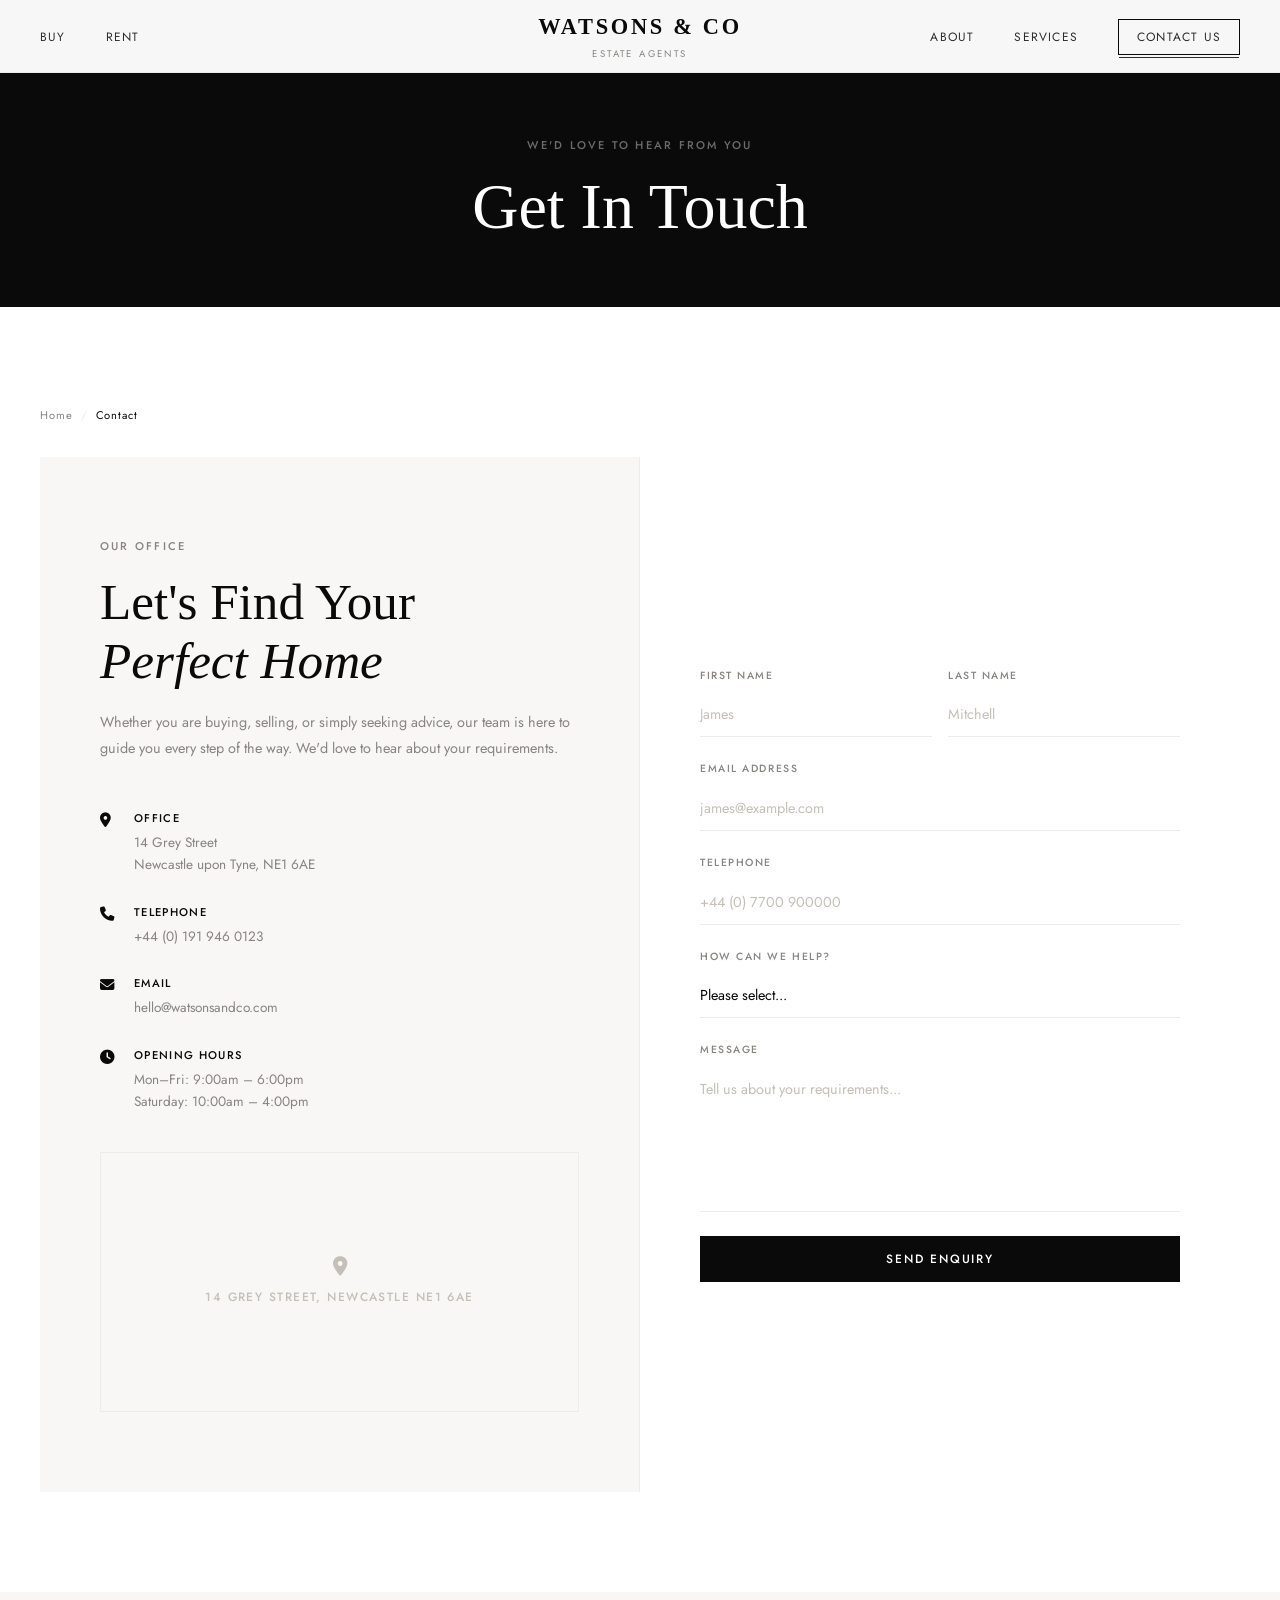
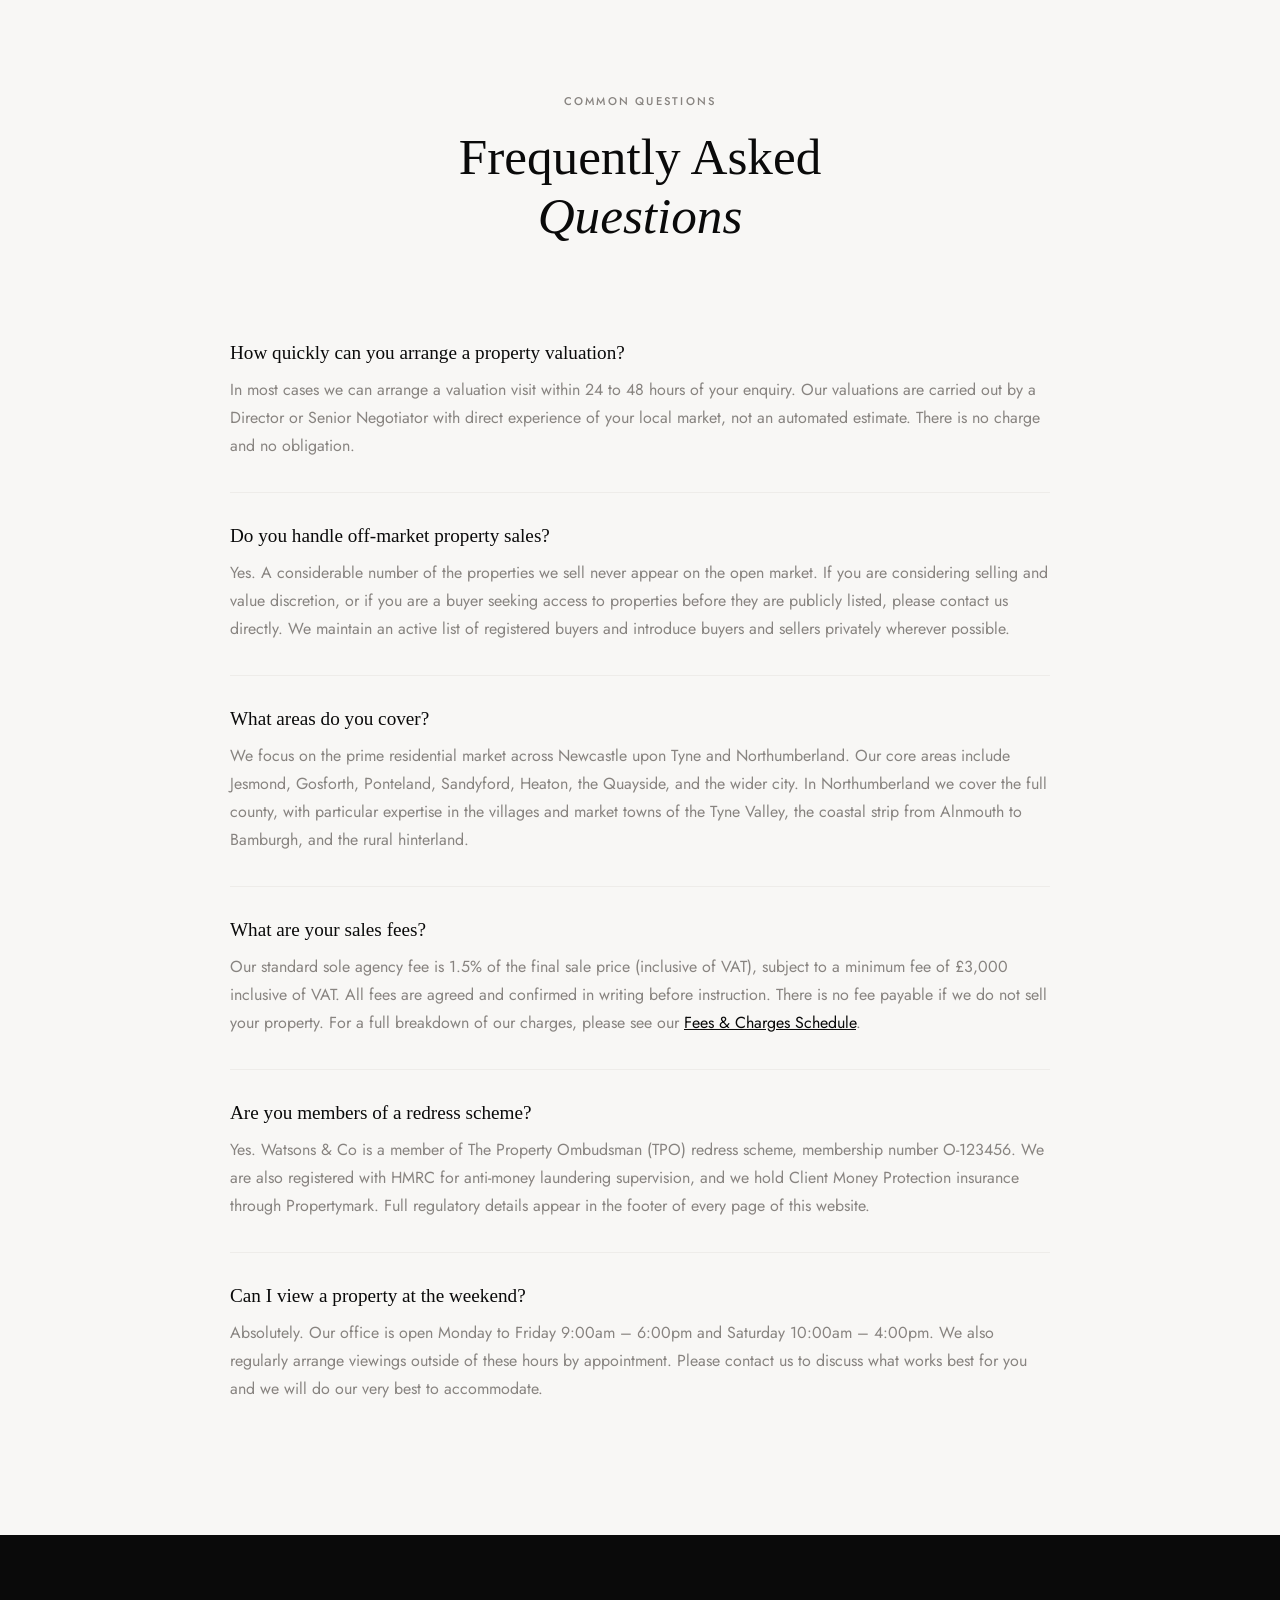
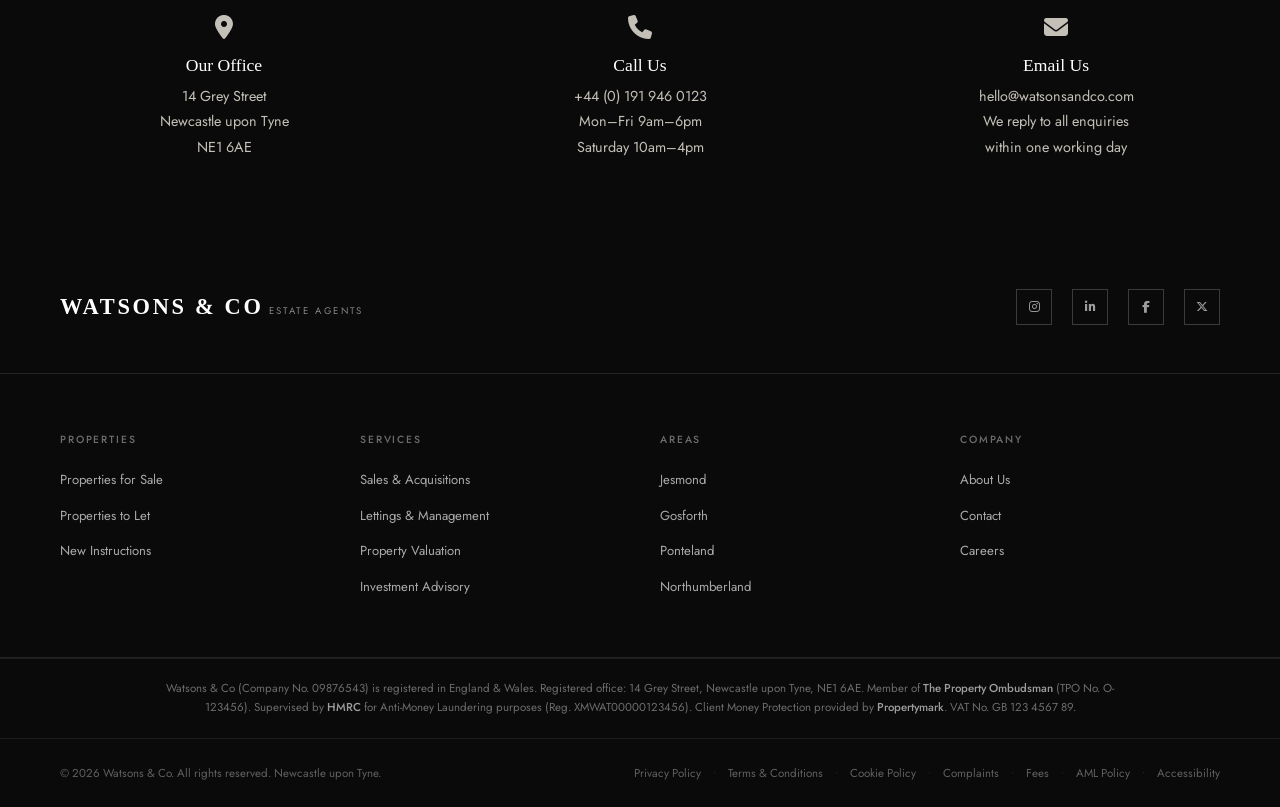
<file: contact.html>
<!DOCTYPE html>
<html lang="en">
<head>
    <meta charset="UTF-8">
    <meta name="viewport" content="width=device-width, initial-scale=1.0">
    <title>Contact Us — Watsons &amp; Co</title>
    <link rel="stylesheet" href="style.css">
    <link rel="preconnect" href="https://fonts.googleapis.com">
    <link rel="preconnect" href="https://fonts.gstatic.com" crossorigin>
    <link href="https://fonts.googleapis.com/css2?family=Cormorant+Garant:ital,wght@0,300;0,400;0,600;0,700;1,300;1,400&family=Jost:wght@300;400;500;600&display=swap" rel="stylesheet">
    <link rel="stylesheet" href="https://cdnjs.cloudflare.com/ajax/libs/font-awesome/6.4.0/css/all.min.css">
</head>
<body data-page="contact">

    <nav class="navbar" id="navbar">
        <div class="nav-inner">
            <div class="nav-left">
                <ul class="nav-links">
                    <li><a href="buy.html">Buy</a></li>
                    <li><a href="rent.html">Rent</a></li>
                </ul>
            </div>
            <div class="nav-logo">
                <a href="index.html">
                    <span class="logo-main">WATSONS &amp; CO</span>
                    <span class="logo-sub">Estate Agents</span>
                </a>
            </div>
            <div class="nav-right">
                <ul class="nav-links">
                    <li><a href="about.html">About</a></li>
                    <li><a href="services.html">Services</a></li>
                    <li><a href="contact.html" class="nav-cta">Contact Us</a></li>
                </ul>
                <button class="hamburger" id="hamburger" aria-label="Menu">
                    <span></span>
                    <span></span>
                </button>
            </div>
        </div>
        <div class="mobile-menu" id="mobileMenu">
            <ul>
                <li><a href="buy.html">Buy</a></li>
                <li><a href="rent.html">Rent</a></li>
                <li><a href="about.html">About</a></li>
                <li><a href="services.html">Services</a></li>
                <li><a href="contact.html">Contact Us</a></li>
            </ul>
        </div>
    </nav>

    <div class="page-banner">
        <p class="section-label">We'd Love to Hear From You</p>
        <h1>Get In Touch</h1>
    </div>

    <section class="contact-standalone">
        <div class="container">

            <nav class="breadcrumb" aria-label="Breadcrumb">
                <a href="index.html">Home</a>
                <span class="sep">/</span>
                <span class="crumb-current">Contact</span>
            </nav>

            <div class="contact-grid">
                <div class="contact-info">
                    <p class="section-label">Our Office</p>
                    <h2>Let's Find Your<br><em>Perfect Home</em></h2>
                    <p class="contact-intro">Whether you are buying, selling, or simply seeking advice, our team is here to guide you every step of the way. We'd love to hear about your requirements.</p>

                    <div class="contact-details">
                        <div class="contact-item">
                            <i class="fas fa-map-marker-alt"></i>
                            <div>
                                <strong>Office</strong>
                                <p>14 Grey Street<br>Newcastle upon Tyne, NE1 6AE</p>
                            </div>
                        </div>
                        <div class="contact-item">
                            <i class="fas fa-phone"></i>
                            <div>
                                <strong>Telephone</strong>
                                <p>+44 (0) 191 946 0123</p>
                            </div>
                        </div>
                        <div class="contact-item">
                            <i class="fas fa-envelope"></i>
                            <div>
                                <strong>Email</strong>
                                <p>hello@watsonsandco.com</p>
                            </div>
                        </div>
                        <div class="contact-item">
                            <i class="fas fa-clock"></i>
                            <div>
                                <strong>Opening Hours</strong>
                                <p>Mon–Fri: 9:00am – 6:00pm<br>Saturday: 10:00am – 4:00pm</p>
                            </div>
                        </div>
                    </div>

                    <div class="map-placeholder">
                        <i class="fas fa-map-marker-alt"></i>
                        <p>14 Grey Street, Newcastle NE1 6AE</p>
                    </div>
                </div>

                <form class="contact-form" id="contactForm">
                    <div class="form-row">
                        <div class="form-field">
                            <label>First Name</label>
                            <input type="text" placeholder="James" required>
                        </div>
                        <div class="form-field">
                            <label>Last Name</label>
                            <input type="text" placeholder="Mitchell" required>
                        </div>
                    </div>
                    <div class="form-field">
                        <label>Email Address</label>
                        <input type="email" placeholder="james@example.com" required>
                    </div>
                    <div class="form-field">
                        <label>Telephone</label>
                        <input type="tel" placeholder="+44 (0) 7700 900000">
                    </div>
                    <div class="form-field">
                        <label>How can we help?</label>
                        <select>
                            <option value="">Please select...</option>
                            <option>I would like to buy a property</option>
                            <option>I would like to sell a property</option>
                            <option>I would like to let a property</option>
                            <option>I need a property valuation</option>
                            <option>Investment advice</option>
                            <option>General enquiry</option>
                        </select>
                    </div>
                    <div class="form-field">
                        <label>Message</label>
                        <textarea rows="6" placeholder="Tell us about your requirements..."></textarea>
                    </div>
                    <button type="submit" class="btn-solid btn-full">Send Enquiry</button>
                </form>
            </div>

        </div>
    </section>

    <!-- FAQ -->
    <section style="padding:100px 0; background:var(--off-white);">
        <div class="container">
            <div class="section-header">
                <p class="section-label">Common Questions</p>
                <h2>Frequently Asked<br><em>Questions</em></h2>
            </div>
            <div style="max-width:820px; margin:0 auto;">

                <div style="border-bottom:1px solid var(--light); padding:2rem 0;">
                    <h3 style="font-size:1.2rem; margin-bottom:0.75rem;">How quickly can you arrange a property valuation?</h3>
                    <p>In most cases we can arrange a valuation visit within 24 to 48 hours of your enquiry. Our valuations are carried out by a Director or Senior Negotiator with direct experience of your local market, not an automated estimate. There is no charge and no obligation.</p>
                </div>

                <div style="border-bottom:1px solid var(--light); padding:2rem 0;">
                    <h3 style="font-size:1.2rem; margin-bottom:0.75rem;">Do you handle off-market property sales?</h3>
                    <p>Yes. A considerable number of the properties we sell never appear on the open market. If you are considering selling and value discretion, or if you are a buyer seeking access to properties before they are publicly listed, please contact us directly. We maintain an active list of registered buyers and introduce buyers and sellers privately wherever possible.</p>
                </div>

                <div style="border-bottom:1px solid var(--light); padding:2rem 0;">
                    <h3 style="font-size:1.2rem; margin-bottom:0.75rem;">What areas do you cover?</h3>
                    <p>We focus on the prime residential market across Newcastle upon Tyne and Northumberland. Our core areas include Jesmond, Gosforth, Ponteland, Sandyford, Heaton, the Quayside, and the wider city. In Northumberland we cover the full county, with particular expertise in the villages and market towns of the Tyne Valley, the coastal strip from Alnmouth to Bamburgh, and the rural hinterland.</p>
                </div>

                <div style="border-bottom:1px solid var(--light); padding:2rem 0;">
                    <h3 style="font-size:1.2rem; margin-bottom:0.75rem;">What are your sales fees?</h3>
                    <p>Our standard sole agency fee is 1.5% of the final sale price (inclusive of VAT), subject to a minimum fee of £3,000 inclusive of VAT. All fees are agreed and confirmed in writing before instruction. There is no fee payable if we do not sell your property. For a full breakdown of our charges, please see our <a href="fees.html" style="color:var(--black);text-decoration:underline;">Fees &amp; Charges Schedule</a>.</p>
                </div>

                <div style="border-bottom:1px solid var(--light); padding:2rem 0;">
                    <h3 style="font-size:1.2rem; margin-bottom:0.75rem;">Are you members of a redress scheme?</h3>
                    <p>Yes. Watsons &amp; Co is a member of The Property Ombudsman (TPO) redress scheme, membership number O-123456. We are also registered with HMRC for anti-money laundering supervision, and we hold Client Money Protection insurance through Propertymark. Full regulatory details appear in the footer of every page of this website.</p>
                </div>

                <div style="padding:2rem 0;">
                    <h3 style="font-size:1.2rem; margin-bottom:0.75rem;">Can I view a property at the weekend?</h3>
                    <p>Absolutely. Our office is open Monday to Friday 9:00am – 6:00pm and Saturday 10:00am – 4:00pm. We also regularly arrange viewings outside of these hours by appointment. Please contact us to discuss what works best for you and we will do our very best to accommodate.</p>
                </div>

            </div>
        </div>
    </section>

    <!-- Office strip -->
    <section style="padding:80px 0; background:var(--black); color:var(--white);">
        <div class="container">
            <div style="display:grid; grid-template-columns:1fr 1fr 1fr; gap:3rem; text-align:center;">
                <div>
                    <i class="fas fa-map-marker-alt" style="font-size:1.5rem; color:var(--mid); margin-bottom:1rem; display:block;"></i>
                    <h3 style="color:var(--white); font-size:1.1rem; margin-bottom:0.5rem;">Our Office</h3>
                    <p style="color:var(--mid); font-size:0.9rem; line-height:1.8;">14 Grey Street<br>Newcastle upon Tyne<br>NE1 6AE</p>
                </div>
                <div>
                    <i class="fas fa-phone" style="font-size:1.5rem; color:var(--mid); margin-bottom:1rem; display:block;"></i>
                    <h3 style="color:var(--white); font-size:1.1rem; margin-bottom:0.5rem;">Call Us</h3>
                    <p style="color:var(--mid); font-size:0.9rem; line-height:1.8;">+44 (0) 191 946 0123<br>Mon–Fri 9am–6pm<br>Saturday 10am–4pm</p>
                </div>
                <div>
                    <i class="fas fa-envelope" style="font-size:1.5rem; color:var(--mid); margin-bottom:1rem; display:block;"></i>
                    <h3 style="color:var(--white); font-size:1.1rem; margin-bottom:0.5rem;">Email Us</h3>
                    <p style="color:var(--mid); font-size:0.9rem; line-height:1.8;">hello@watsonsandco.com<br>We reply to all enquiries<br>within one working day</p>
                </div>
            </div>
        </div>
    </section>

    <footer class="footer">
        <div class="footer-top">
            <div class="footer-logo">
                <span class="logo-main">WATSONS &amp; CO</span>
                <span class="logo-sub">Estate Agents</span>
            </div>
            <div class="footer-social">
                <a href="#" aria-label="Instagram"><i class="fab fa-instagram"></i></a>
                <a href="#" aria-label="LinkedIn"><i class="fab fa-linkedin-in"></i></a>
                <a href="#" aria-label="Facebook"><i class="fab fa-facebook-f"></i></a>
                <a href="#" aria-label="Twitter"><i class="fab fa-x-twitter"></i></a>
            </div>
        </div>
        <div class="footer-middle">
            <div class="footer-col">
                <h4>Properties</h4>
                <ul>
                    <li><a href="buy.html">Properties for Sale</a></li>
                    <li><a href="rent.html">Properties to Let</a></li>
                    <li><a href="buy.html">New Instructions</a></li>
                </ul>
            </div>
            <div class="footer-col">
                <h4>Services</h4>
                <ul>
                    <li><a href="services.html">Sales &amp; Acquisitions</a></li>
                    <li><a href="services.html">Lettings &amp; Management</a></li>
                    <li><a href="services.html">Property Valuation</a></li>
                    <li><a href="services.html">Investment Advisory</a></li>
                </ul>
            </div>
            <div class="footer-col">
                <h4>Areas</h4>
                <ul>
                    <li><a href="buy.html">Jesmond</a></li>
                    <li><a href="buy.html">Gosforth</a></li>
                    <li><a href="buy.html">Ponteland</a></li>
                    <li><a href="buy.html">Northumberland</a></li>
                </ul>
            </div>
            <div class="footer-col">
                <h4>Company</h4>
                <ul>
                    <li><a href="about.html">About Us</a></li>
                    <li><a href="contact.html">Contact</a></li>
                    <li><a href="#">Careers</a></li>
                </ul>
            </div>
        </div>
        <div class="footer-compliance">
            <p>Watsons &amp; Co (Company No. 09876543) is registered in England &amp; Wales. Registered office: 14 Grey Street, Newcastle upon Tyne, NE1 6AE. Member of <strong>The Property Ombudsman</strong> (TPO No. O-123456). Supervised by <strong>HMRC</strong> for Anti-Money Laundering purposes (Reg. XMWAT00000123456). Client Money Protection provided by <strong>Propertymark</strong>. VAT No. GB 123 4567 89.</p>
        </div>
        <div class="footer-bottom">
            <p>&copy; 2026 Watsons &amp; Co. All rights reserved. Newcastle upon Tyne.</p>
            <div class="footer-legal">
                <a href="privacy-policy.html">Privacy Policy</a>
                <span>·</span>
                <a href="terms.html">Terms &amp; Conditions</a>
                <span>·</span>
                <a href="cookies.html">Cookie Policy</a>
                <span>·</span>
                <a href="complaints.html">Complaints</a>
                <span>·</span>
                <a href="fees.html">Fees</a>
                <span>·</span>
                <a href="aml-policy.html">AML Policy</a>
                <span>·</span>
                <a href="accessibility.html">Accessibility</a>
            </div>
        </div>
    </footer>

    <script src="property-data.js"></script>
    <script src="script.js"></script>
</body>
</html>
</file>
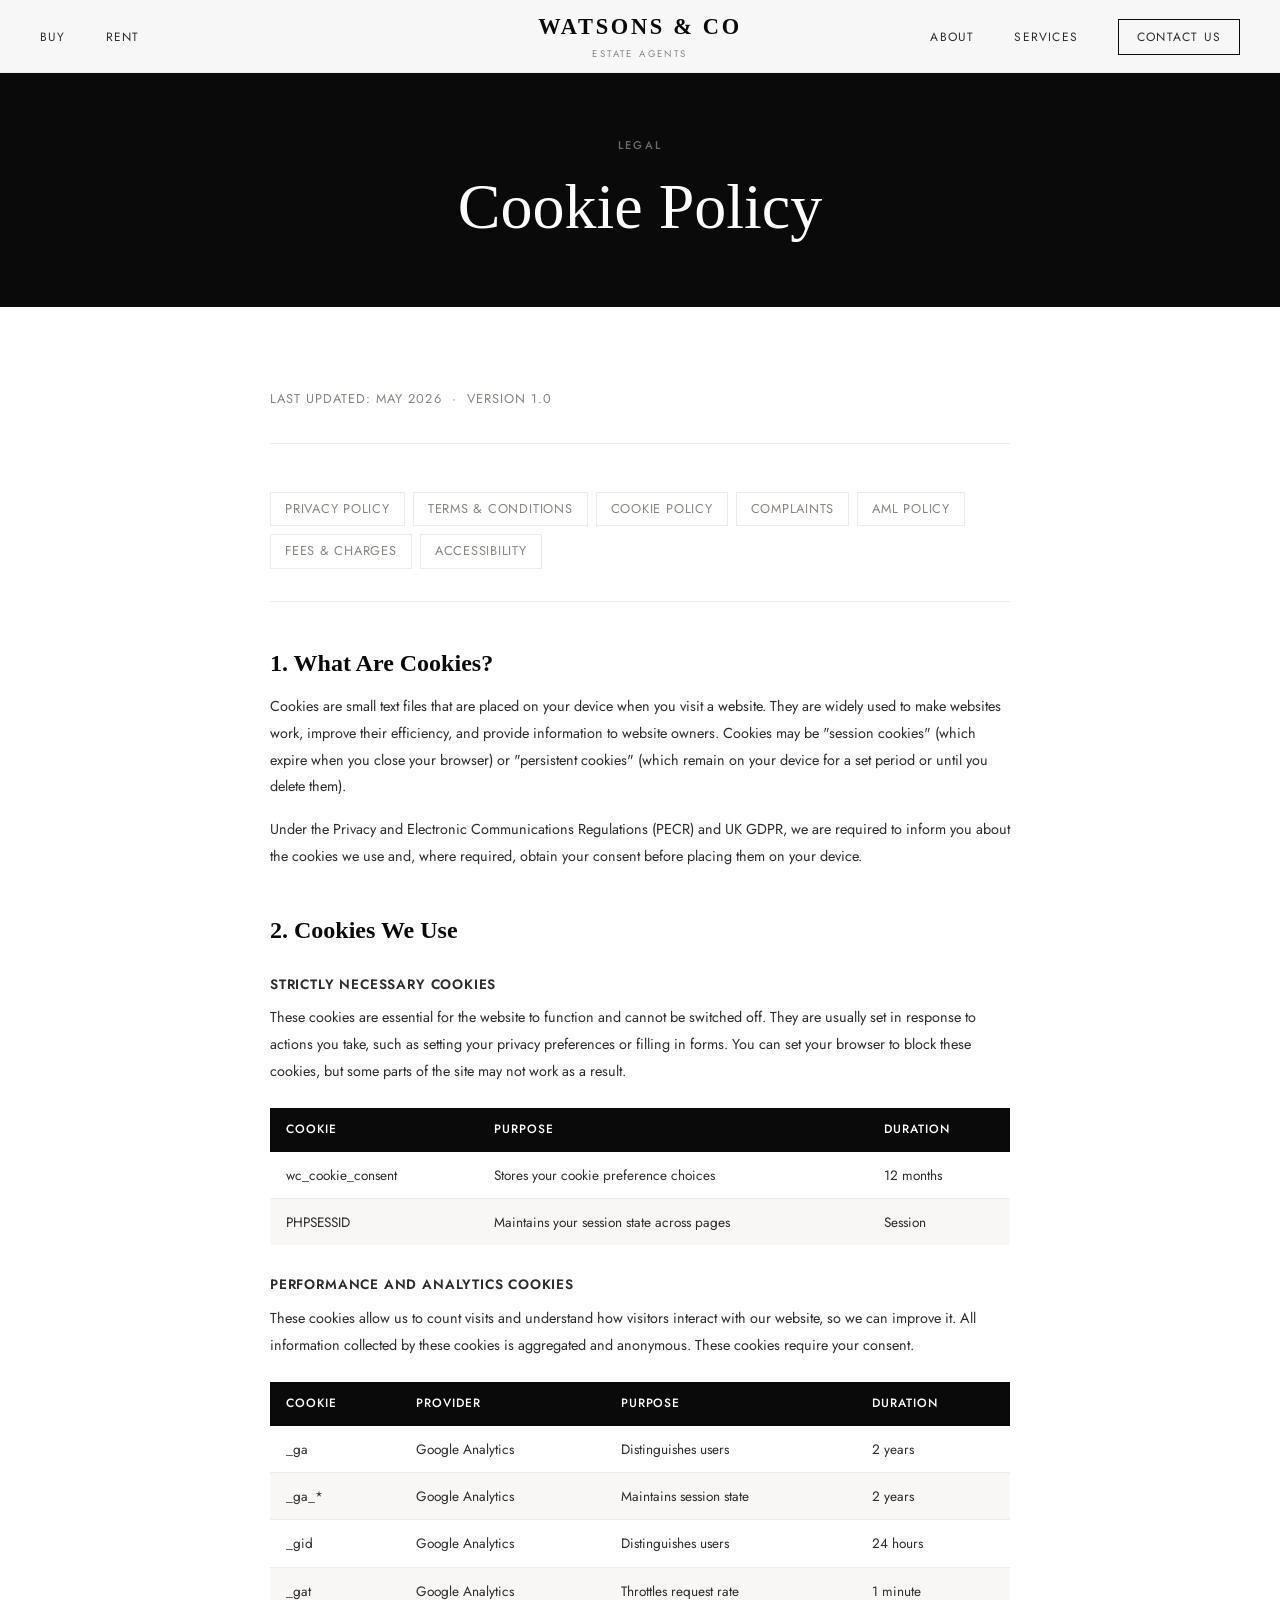
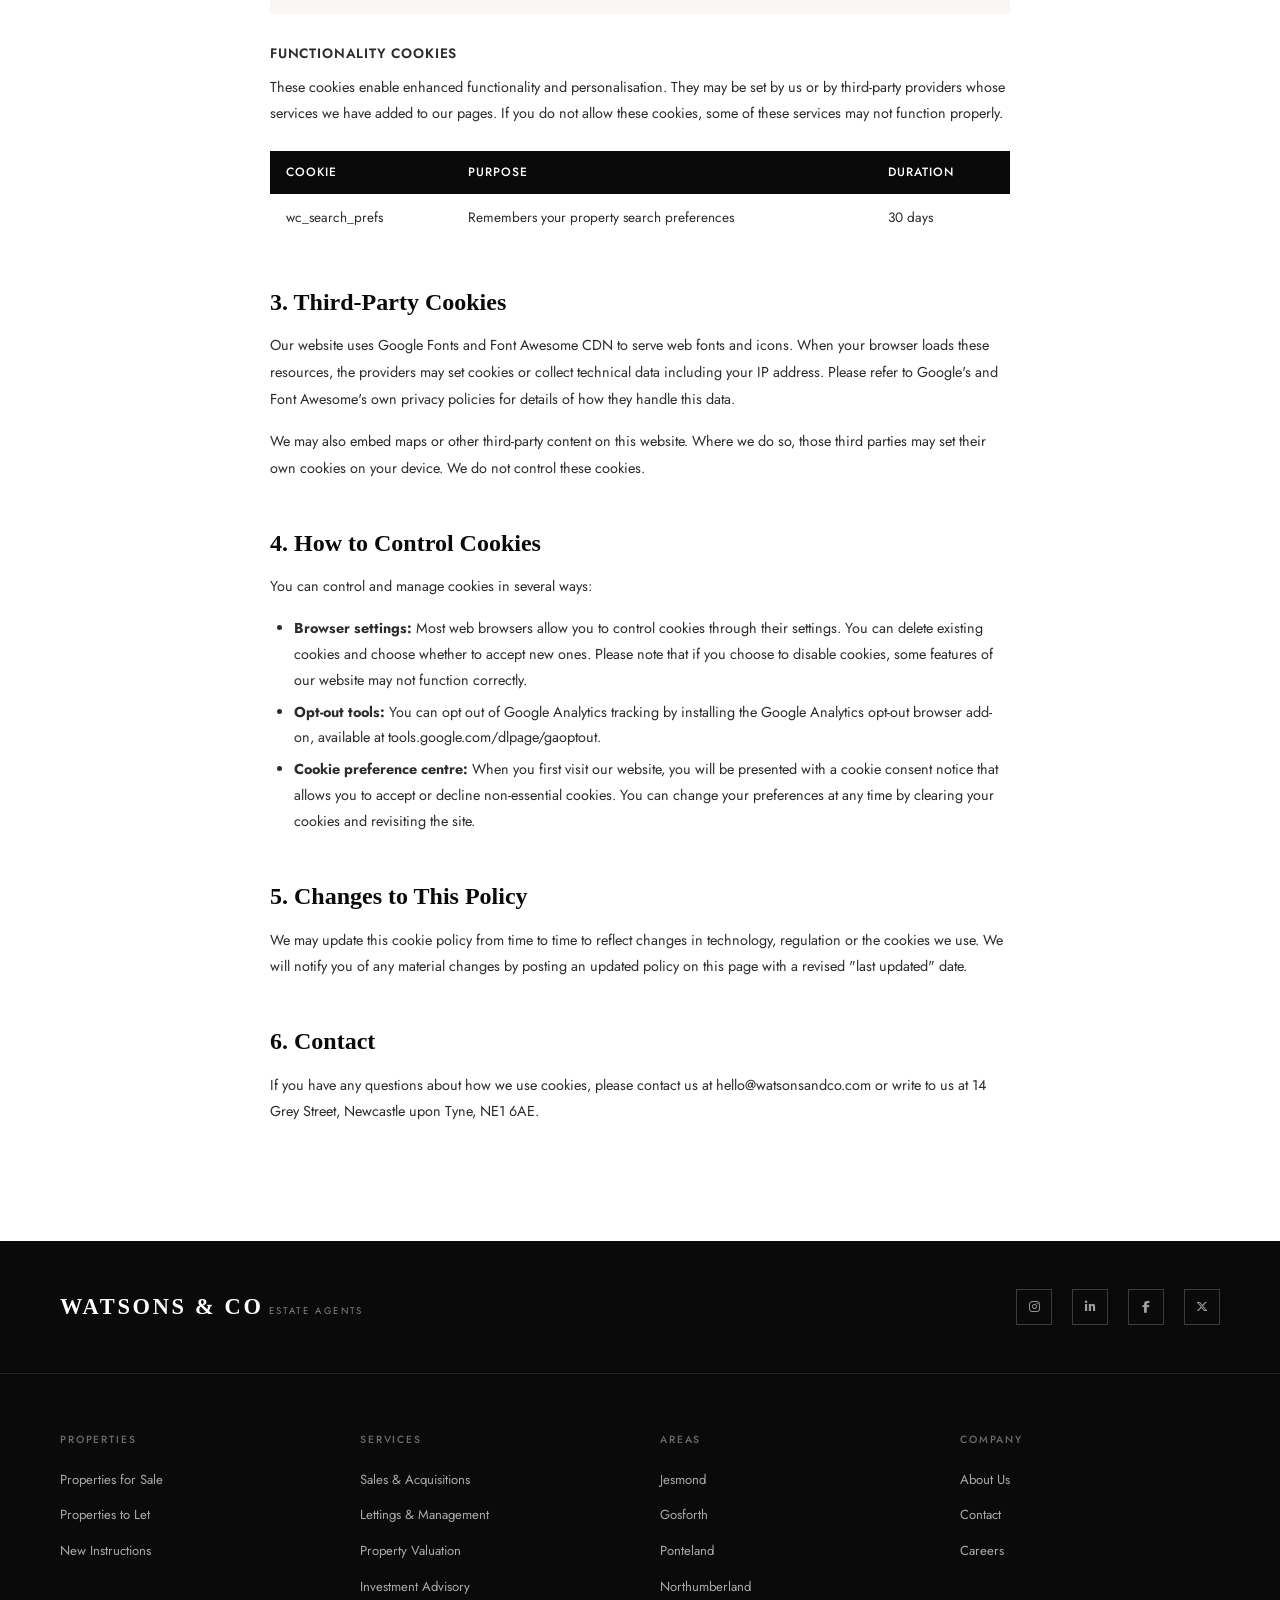
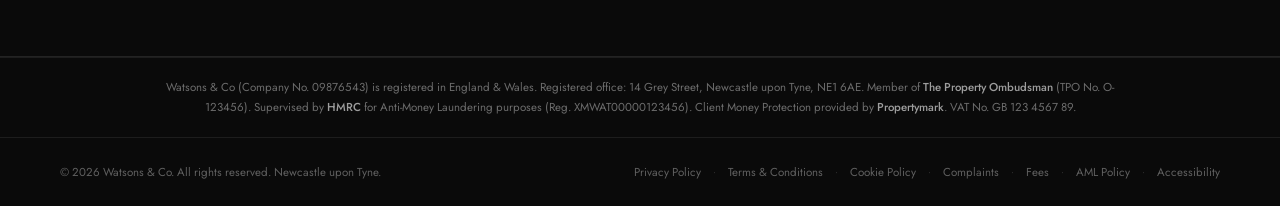
<file: cookies.html>
<!DOCTYPE html>
<html lang="en">
<head>
    <meta charset="UTF-8">
    <meta name="viewport" content="width=device-width, initial-scale=1.0">
    <title>Cookie Policy — Watsons &amp; Co</title>
    <link rel="stylesheet" href="style.css">
    <link rel="preconnect" href="https://fonts.googleapis.com">
    <link rel="preconnect" href="https://fonts.gstatic.com" crossorigin>
    <link href="https://fonts.googleapis.com/css2?family=Cormorant+Garant:ital,wght@0,300;0,400;0,600;0,700;1,300;1,400&family=Jost:wght@300;400;500;600&display=swap" rel="stylesheet">
    <link rel="stylesheet" href="https://cdnjs.cloudflare.com/ajax/libs/font-awesome/6.4.0/css/all.min.css">
</head>
<body data-page="legal">

    <nav class="navbar" id="navbar">
        <div class="nav-inner">
            <div class="nav-left">
                <ul class="nav-links">
                    <li><a href="buy.html">Buy</a></li>
                    <li><a href="rent.html">Rent</a></li>
                </ul>
            </div>
            <div class="nav-logo">
                <a href="index.html">
                    <span class="logo-main">WATSONS &amp; CO</span>
                    <span class="logo-sub">Estate Agents</span>
                </a>
            </div>
            <div class="nav-right">
                <ul class="nav-links">
                    <li><a href="about.html">About</a></li>
                    <li><a href="services.html">Services</a></li>
                    <li><a href="contact.html" class="nav-cta">Contact Us</a></li>
                </ul>
                <button class="hamburger" id="hamburger" aria-label="Menu">
                    <span></span>
                    <span></span>
                </button>
            </div>
        </div>
        <div class="mobile-menu" id="mobileMenu">
            <ul>
                <li><a href="buy.html">Buy</a></li>
                <li><a href="rent.html">Rent</a></li>
                <li><a href="about.html">About</a></li>
                <li><a href="services.html">Services</a></li>
                <li><a href="contact.html">Contact Us</a></li>
            </ul>
        </div>
    </nav>

    <div class="page-banner">
        <p class="section-label">Legal</p>
        <h1>Cookie Policy</h1>
    </div>

    <div class="legal-content">

        <p class="legal-meta">Last updated: May 2026 &nbsp;·&nbsp; Version 1.0</p>

        <nav class="legal-nav" aria-label="Legal pages">
            <a href="privacy-policy.html">Privacy Policy</a>
            <a href="terms.html">Terms &amp; Conditions</a>
            <a href="cookies.html">Cookie Policy</a>
            <a href="complaints.html">Complaints</a>
            <a href="aml-policy.html">AML Policy</a>
            <a href="fees.html">Fees &amp; Charges</a>
            <a href="accessibility.html">Accessibility</a>
        </nav>

        <h2>1. What Are Cookies?</h2>
        <p>Cookies are small text files that are placed on your device when you visit a website. They are widely used to make websites work, improve their efficiency, and provide information to website owners. Cookies may be "session cookies" (which expire when you close your browser) or "persistent cookies" (which remain on your device for a set period or until you delete them).</p>
        <p>Under the Privacy and Electronic Communications Regulations (PECR) and UK GDPR, we are required to inform you about the cookies we use and, where required, obtain your consent before placing them on your device.</p>

        <h2>2. Cookies We Use</h2>

        <h3>Strictly Necessary Cookies</h3>
        <p>These cookies are essential for the website to function and cannot be switched off. They are usually set in response to actions you take, such as setting your privacy preferences or filling in forms. You can set your browser to block these cookies, but some parts of the site may not work as a result.</p>
        <table>
            <thead>
                <tr><th>Cookie</th><th>Purpose</th><th>Duration</th></tr>
            </thead>
            <tbody>
                <tr><td>wc_cookie_consent</td><td>Stores your cookie preference choices</td><td>12 months</td></tr>
                <tr><td>PHPSESSID</td><td>Maintains your session state across pages</td><td>Session</td></tr>
            </tbody>
        </table>

        <h3>Performance and Analytics Cookies</h3>
        <p>These cookies allow us to count visits and understand how visitors interact with our website, so we can improve it. All information collected by these cookies is aggregated and anonymous. These cookies require your consent.</p>
        <table>
            <thead>
                <tr><th>Cookie</th><th>Provider</th><th>Purpose</th><th>Duration</th></tr>
            </thead>
            <tbody>
                <tr><td>_ga</td><td>Google Analytics</td><td>Distinguishes users</td><td>2 years</td></tr>
                <tr><td>_ga_*</td><td>Google Analytics</td><td>Maintains session state</td><td>2 years</td></tr>
                <tr><td>_gid</td><td>Google Analytics</td><td>Distinguishes users</td><td>24 hours</td></tr>
                <tr><td>_gat</td><td>Google Analytics</td><td>Throttles request rate</td><td>1 minute</td></tr>
            </tbody>
        </table>

        <h3>Functionality Cookies</h3>
        <p>These cookies enable enhanced functionality and personalisation. They may be set by us or by third-party providers whose services we have added to our pages. If you do not allow these cookies, some of these services may not function properly.</p>
        <table>
            <thead>
                <tr><th>Cookie</th><th>Purpose</th><th>Duration</th></tr>
            </thead>
            <tbody>
                <tr><td>wc_search_prefs</td><td>Remembers your property search preferences</td><td>30 days</td></tr>
            </tbody>
        </table>

        <h2>3. Third-Party Cookies</h2>
        <p>Our website uses Google Fonts and Font Awesome CDN to serve web fonts and icons. When your browser loads these resources, the providers may set cookies or collect technical data including your IP address. Please refer to Google's and Font Awesome's own privacy policies for details of how they handle this data.</p>
        <p>We may also embed maps or other third-party content on this website. Where we do so, those third parties may set their own cookies on your device. We do not control these cookies.</p>

        <h2>4. How to Control Cookies</h2>
        <p>You can control and manage cookies in several ways:</p>
        <ul>
            <li><strong>Browser settings:</strong> Most web browsers allow you to control cookies through their settings. You can delete existing cookies and choose whether to accept new ones. Please note that if you choose to disable cookies, some features of our website may not function correctly.</li>
            <li><strong>Opt-out tools:</strong> You can opt out of Google Analytics tracking by installing the Google Analytics opt-out browser add-on, available at tools.google.com/dlpage/gaoptout.</li>
            <li><strong>Cookie preference centre:</strong> When you first visit our website, you will be presented with a cookie consent notice that allows you to accept or decline non-essential cookies. You can change your preferences at any time by clearing your cookies and revisiting the site.</li>
        </ul>

        <h2>5. Changes to This Policy</h2>
        <p>We may update this cookie policy from time to time to reflect changes in technology, regulation or the cookies we use. We will notify you of any material changes by posting an updated policy on this page with a revised "last updated" date.</p>

        <h2>6. Contact</h2>
        <p>If you have any questions about how we use cookies, please contact us at hello@watsonsandco.com or write to us at 14 Grey Street, Newcastle upon Tyne, NE1 6AE.</p>

    </div>

    <footer class="footer">
        <div class="footer-top">
            <div class="footer-logo">
                <span class="logo-main">WATSONS &amp; CO</span>
                <span class="logo-sub">Estate Agents</span>
            </div>
            <div class="footer-social">
                <a href="#" aria-label="Instagram"><i class="fab fa-instagram"></i></a>
                <a href="#" aria-label="LinkedIn"><i class="fab fa-linkedin-in"></i></a>
                <a href="#" aria-label="Facebook"><i class="fab fa-facebook-f"></i></a>
                <a href="#" aria-label="Twitter"><i class="fab fa-x-twitter"></i></a>
            </div>
        </div>
        <div class="footer-middle">
            <div class="footer-col">
                <h4>Properties</h4>
                <ul>
                    <li><a href="buy.html">Properties for Sale</a></li>
                    <li><a href="rent.html">Properties to Let</a></li>
                    <li><a href="buy.html">New Instructions</a></li>
                </ul>
            </div>
            <div class="footer-col">
                <h4>Services</h4>
                <ul>
                    <li><a href="services.html">Sales &amp; Acquisitions</a></li>
                    <li><a href="services.html">Lettings &amp; Management</a></li>
                    <li><a href="services.html">Property Valuation</a></li>
                    <li><a href="services.html">Investment Advisory</a></li>
                </ul>
            </div>
            <div class="footer-col">
                <h4>Areas</h4>
                <ul>
                    <li><a href="buy.html">Jesmond</a></li>
                    <li><a href="buy.html">Gosforth</a></li>
                    <li><a href="buy.html">Ponteland</a></li>
                    <li><a href="buy.html">Northumberland</a></li>
                </ul>
            </div>
            <div class="footer-col">
                <h4>Company</h4>
                <ul>
                    <li><a href="about.html">About Us</a></li>
                    <li><a href="contact.html">Contact</a></li>
                    <li><a href="#">Careers</a></li>
                </ul>
            </div>
        </div>
        <div class="footer-compliance">
            <p>Watsons &amp; Co (Company No. 09876543) is registered in England &amp; Wales. Registered office: 14 Grey Street, Newcastle upon Tyne, NE1 6AE. Member of <strong>The Property Ombudsman</strong> (TPO No. O-123456). Supervised by <strong>HMRC</strong> for Anti-Money Laundering purposes (Reg. XMWAT00000123456). Client Money Protection provided by <strong>Propertymark</strong>. VAT No. GB 123 4567 89.</p>
        </div>
        <div class="footer-bottom">
            <p>&copy; 2026 Watsons &amp; Co. All rights reserved. Newcastle upon Tyne.</p>
            <div class="footer-legal">
                <a href="privacy-policy.html">Privacy Policy</a>
                <span>·</span>
                <a href="terms.html">Terms &amp; Conditions</a>
                <span>·</span>
                <a href="cookies.html">Cookie Policy</a>
                <span>·</span>
                <a href="complaints.html">Complaints</a>
                <span>·</span>
                <a href="fees.html">Fees</a>
                <span>·</span>
                <a href="aml-policy.html">AML Policy</a>
                <span>·</span>
                <a href="accessibility.html">Accessibility</a>
            </div>
        </div>
    </footer>

    <script src="property-data.js"></script>
    <script src="script.js"></script>
</body>
</html>
</file>
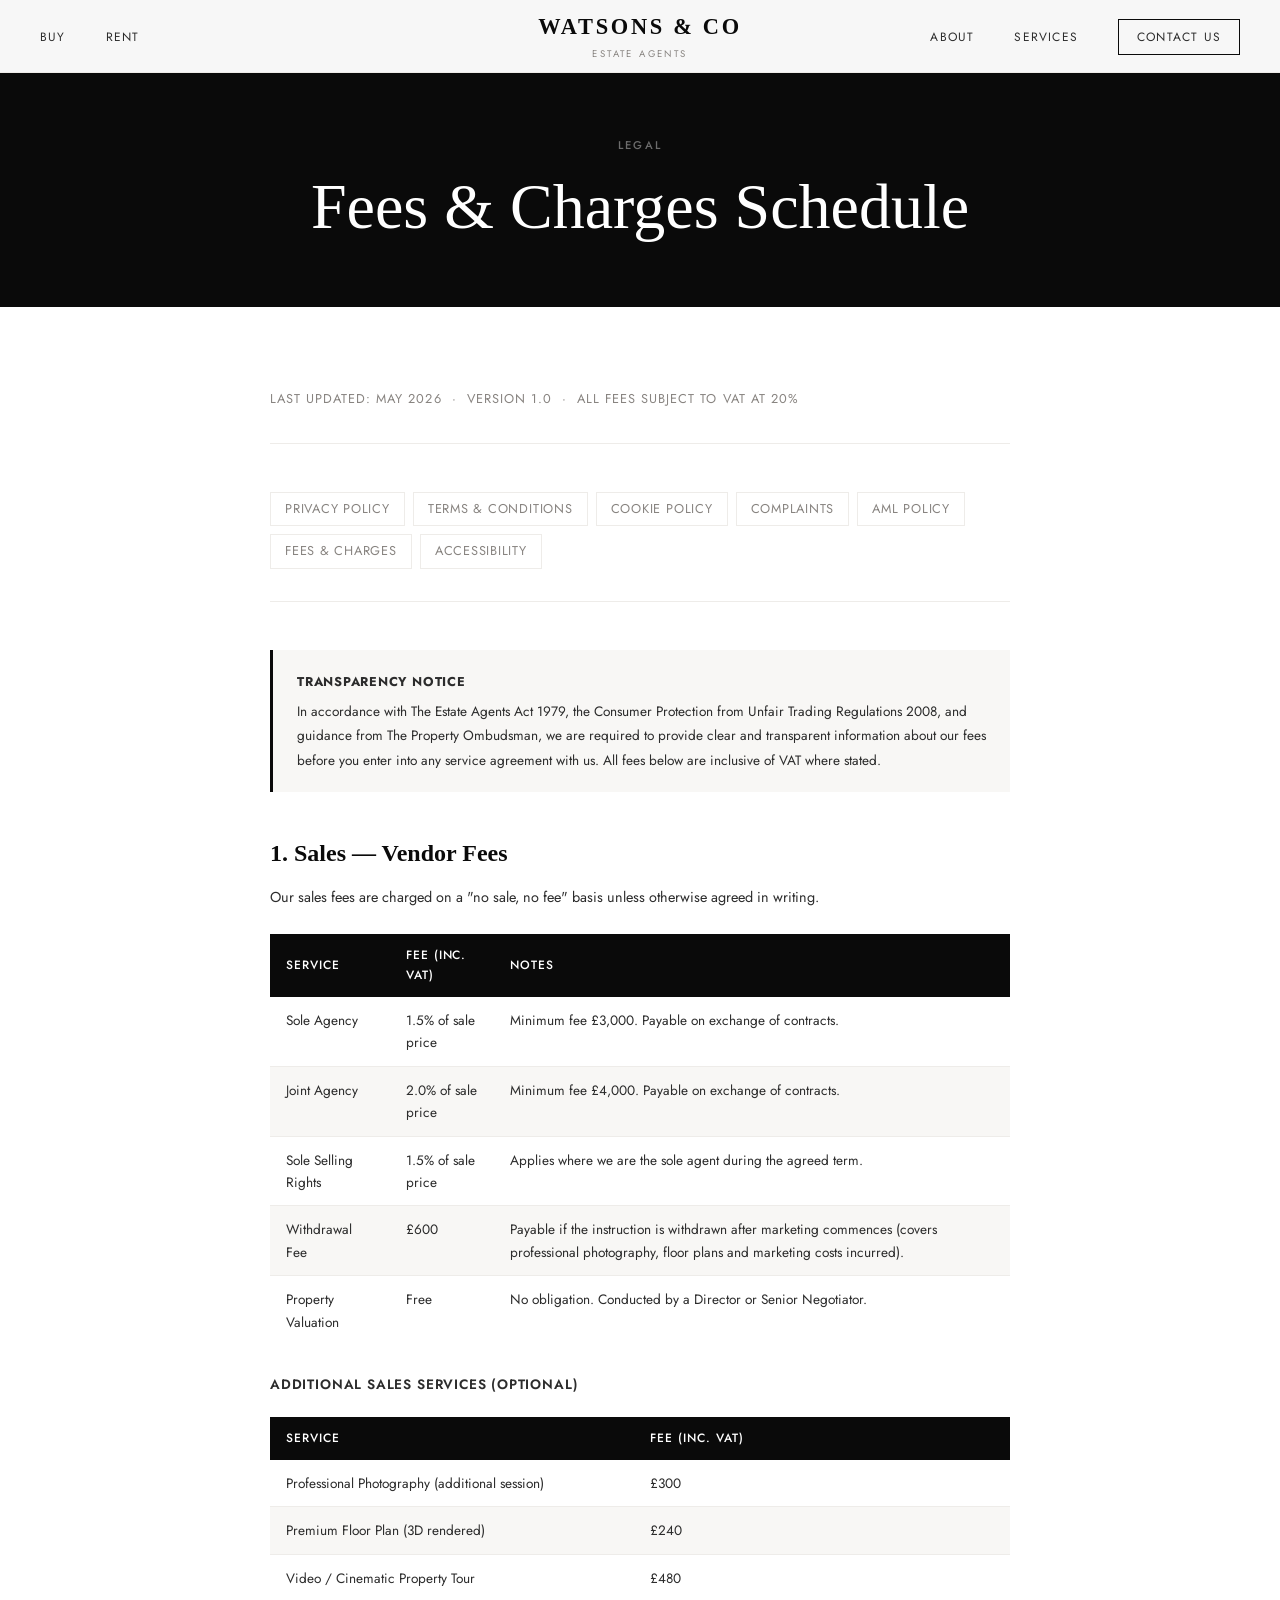
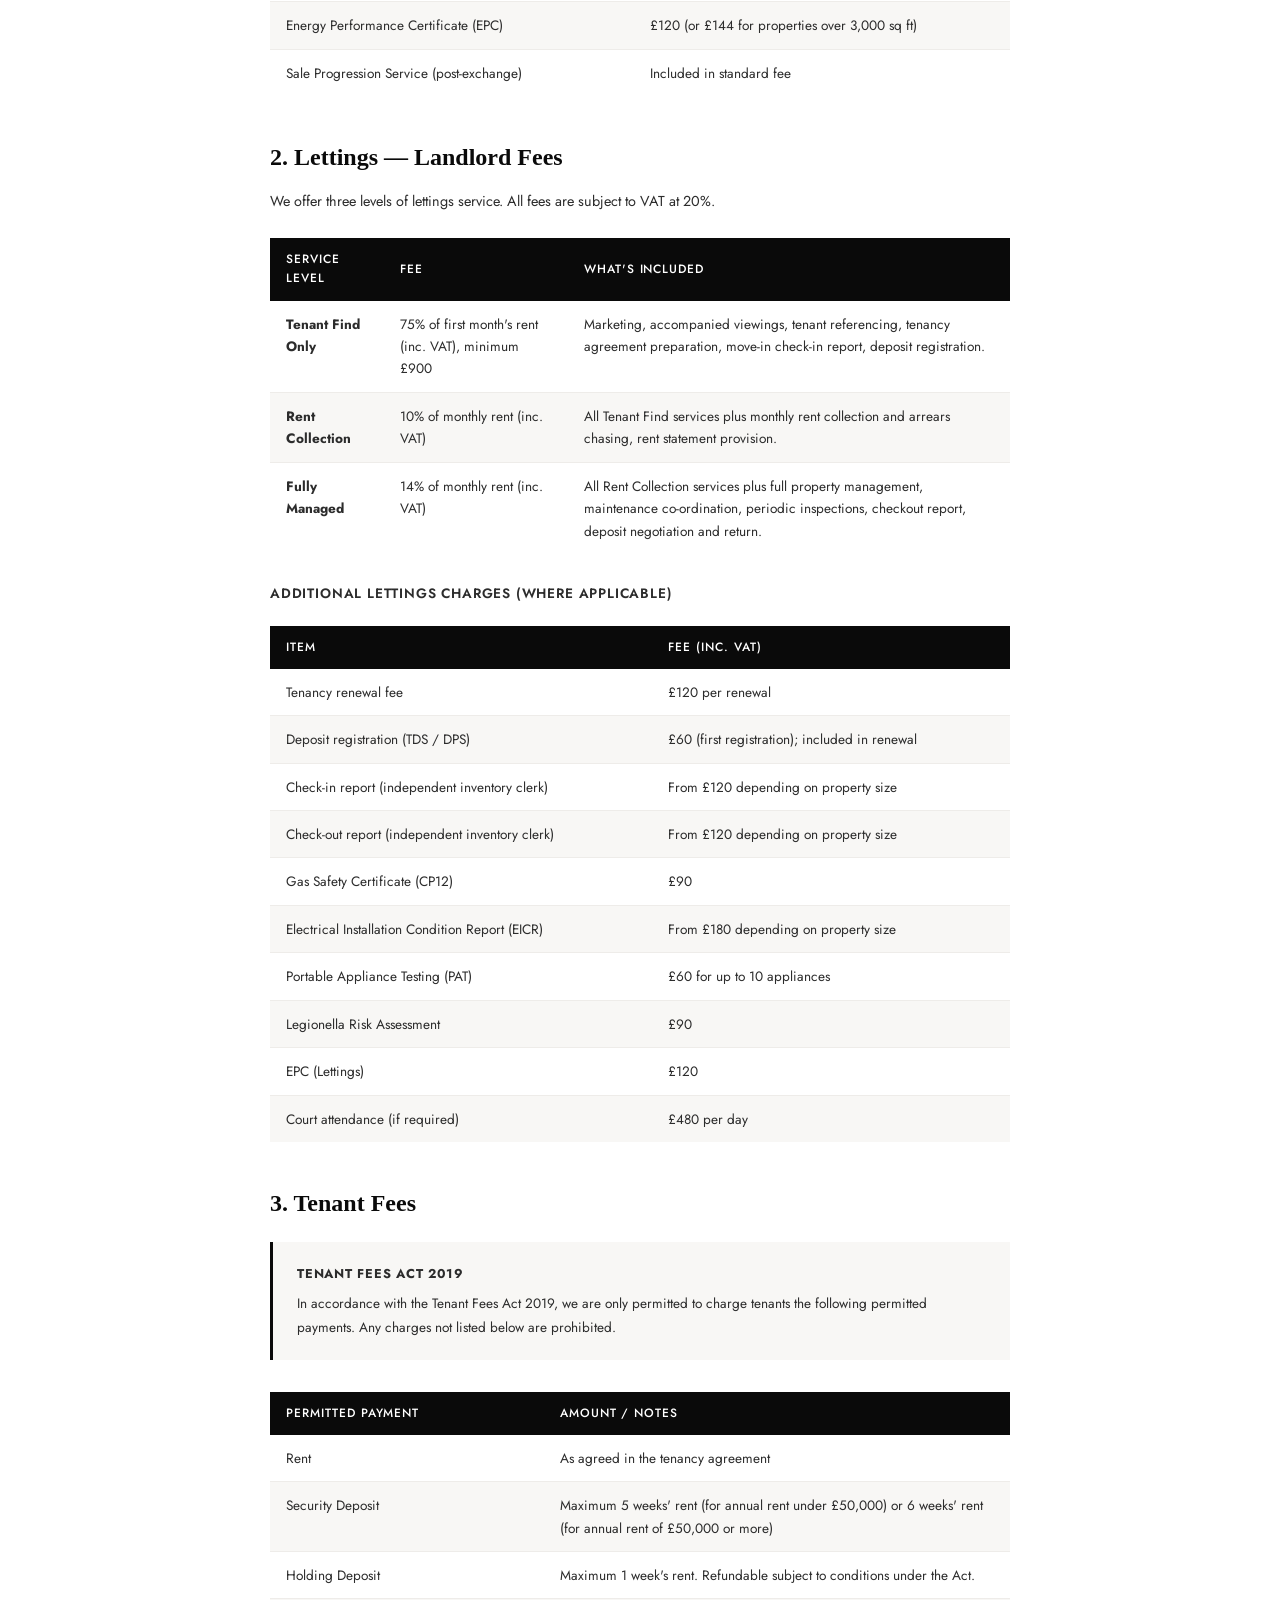
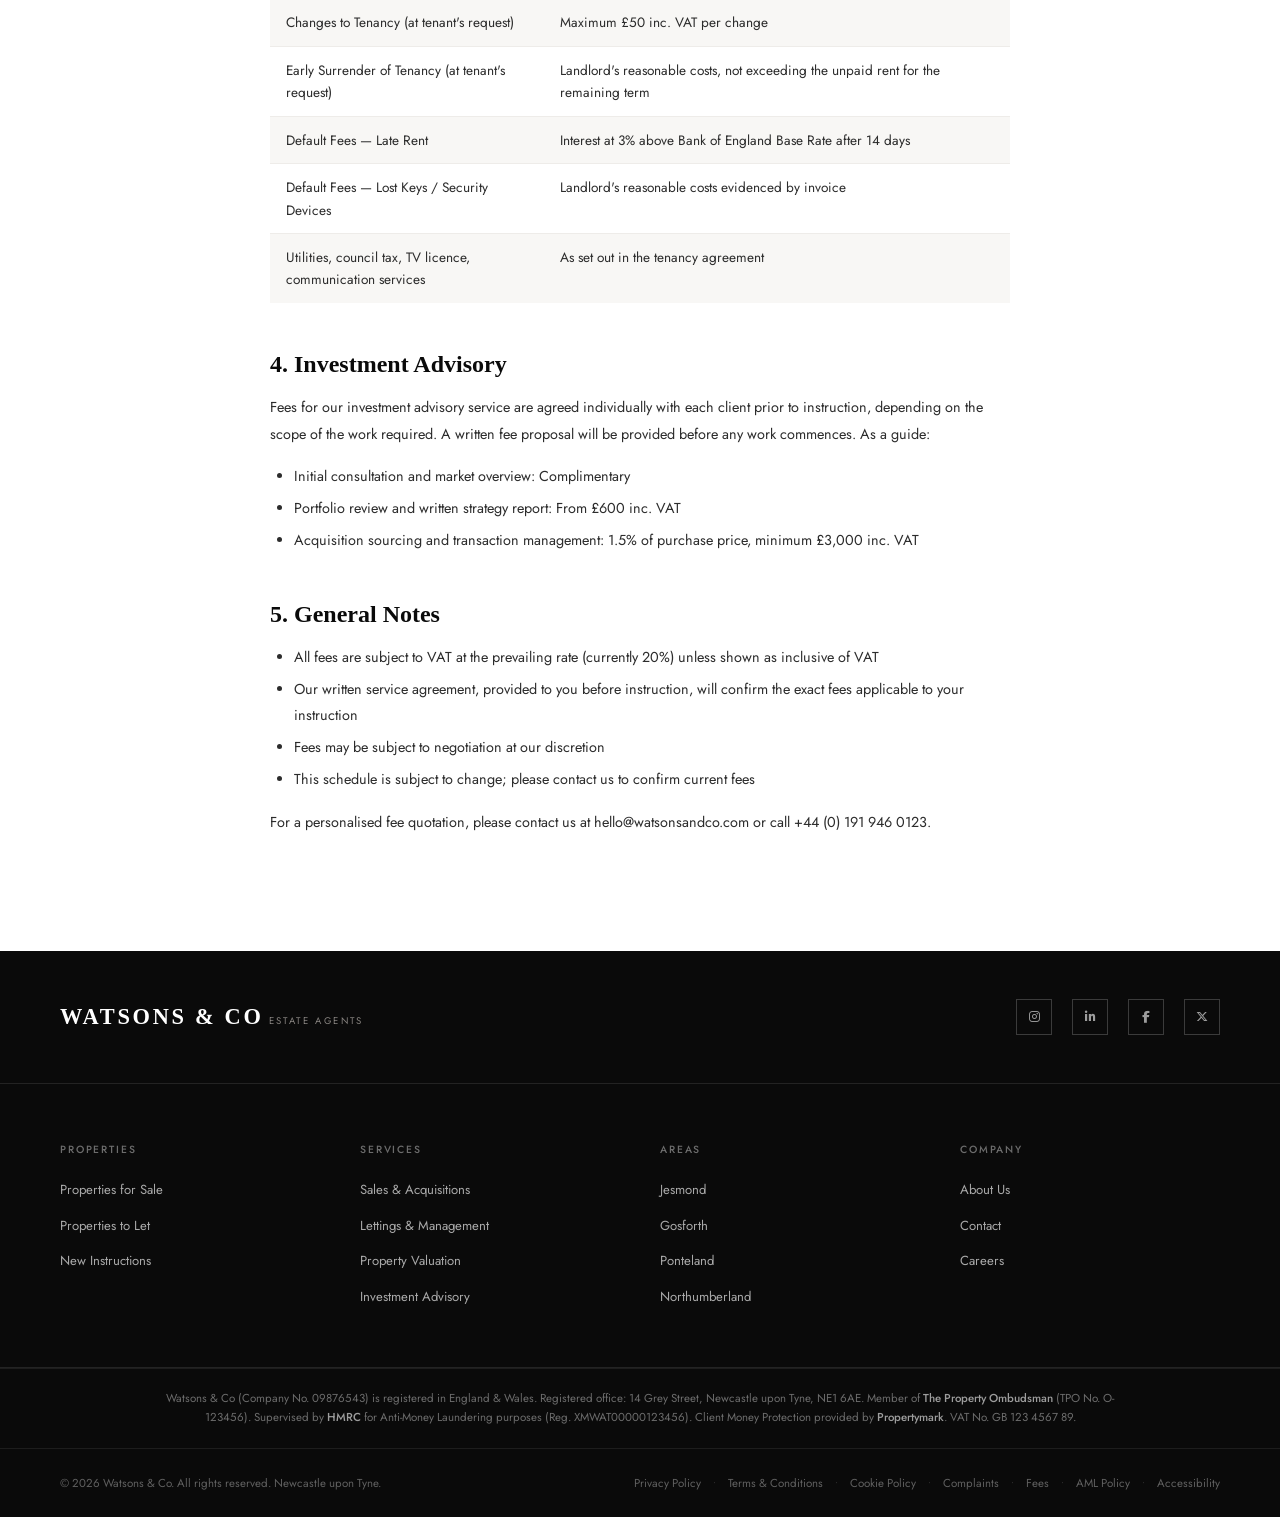
<file: fees.html>
<!DOCTYPE html>
<html lang="en">
<head>
    <meta charset="UTF-8">
    <meta name="viewport" content="width=device-width, initial-scale=1.0">
    <title>Fees &amp; Charges — Watsons &amp; Co</title>
    <link rel="stylesheet" href="style.css">
    <link rel="preconnect" href="https://fonts.googleapis.com">
    <link rel="preconnect" href="https://fonts.gstatic.com" crossorigin>
    <link href="https://fonts.googleapis.com/css2?family=Cormorant+Garant:ital,wght@0,300;0,400;0,600;0,700;1,300;1,400&family=Jost:wght@300;400;500;600&display=swap" rel="stylesheet">
    <link rel="stylesheet" href="https://cdnjs.cloudflare.com/ajax/libs/font-awesome/6.4.0/css/all.min.css">
</head>
<body data-page="legal">

    <nav class="navbar" id="navbar">
        <div class="nav-inner">
            <div class="nav-left">
                <ul class="nav-links">
                    <li><a href="buy.html">Buy</a></li>
                    <li><a href="rent.html">Rent</a></li>
                </ul>
            </div>
            <div class="nav-logo">
                <a href="index.html">
                    <span class="logo-main">WATSONS &amp; CO</span>
                    <span class="logo-sub">Estate Agents</span>
                </a>
            </div>
            <div class="nav-right">
                <ul class="nav-links">
                    <li><a href="about.html">About</a></li>
                    <li><a href="services.html">Services</a></li>
                    <li><a href="contact.html" class="nav-cta">Contact Us</a></li>
                </ul>
                <button class="hamburger" id="hamburger" aria-label="Menu">
                    <span></span>
                    <span></span>
                </button>
            </div>
        </div>
        <div class="mobile-menu" id="mobileMenu">
            <ul>
                <li><a href="buy.html">Buy</a></li>
                <li><a href="rent.html">Rent</a></li>
                <li><a href="about.html">About</a></li>
                <li><a href="services.html">Services</a></li>
                <li><a href="contact.html">Contact Us</a></li>
            </ul>
        </div>
    </nav>

    <div class="page-banner">
        <p class="section-label">Legal</p>
        <h1>Fees &amp; Charges Schedule</h1>
    </div>

    <div class="legal-content">

        <p class="legal-meta">Last updated: May 2026 &nbsp;·&nbsp; Version 1.0 &nbsp;·&nbsp; All fees subject to VAT at 20%</p>

        <nav class="legal-nav" aria-label="Legal pages">
            <a href="privacy-policy.html">Privacy Policy</a>
            <a href="terms.html">Terms &amp; Conditions</a>
            <a href="cookies.html">Cookie Policy</a>
            <a href="complaints.html">Complaints</a>
            <a href="aml-policy.html">AML Policy</a>
            <a href="fees.html">Fees &amp; Charges</a>
            <a href="accessibility.html">Accessibility</a>
        </nav>

        <div class="notice-box">
            <strong>Transparency Notice</strong>
            In accordance with The Estate Agents Act 1979, the Consumer Protection from Unfair Trading Regulations 2008, and guidance from The Property Ombudsman, we are required to provide clear and transparent information about our fees before you enter into any service agreement with us. All fees below are inclusive of VAT where stated.
        </div>

        <h2>1. Sales — Vendor Fees</h2>
        <p>Our sales fees are charged on a "no sale, no fee" basis unless otherwise agreed in writing.</p>

        <table>
            <thead>
                <tr><th>Service</th><th>Fee (inc. VAT)</th><th>Notes</th></tr>
            </thead>
            <tbody>
                <tr><td>Sole Agency</td><td>1.5% of sale price</td><td>Minimum fee £3,000. Payable on exchange of contracts.</td></tr>
                <tr><td>Joint Agency</td><td>2.0% of sale price</td><td>Minimum fee £4,000. Payable on exchange of contracts.</td></tr>
                <tr><td>Sole Selling Rights</td><td>1.5% of sale price</td><td>Applies where we are the sole agent during the agreed term.</td></tr>
                <tr><td>Withdrawal Fee</td><td>£600</td><td>Payable if the instruction is withdrawn after marketing commences (covers professional photography, floor plans and marketing costs incurred).</td></tr>
                <tr><td>Property Valuation</td><td>Free</td><td>No obligation. Conducted by a Director or Senior Negotiator.</td></tr>
            </tbody>
        </table>

        <h3>Additional Sales Services (Optional)</h3>
        <table>
            <thead>
                <tr><th>Service</th><th>Fee (inc. VAT)</th></tr>
            </thead>
            <tbody>
                <tr><td>Professional Photography (additional session)</td><td>£300</td></tr>
                <tr><td>Premium Floor Plan (3D rendered)</td><td>£240</td></tr>
                <tr><td>Video / Cinematic Property Tour</td><td>£480</td></tr>
                <tr><td>Energy Performance Certificate (EPC)</td><td>£120 (or £144 for properties over 3,000 sq ft)</td></tr>
                <tr><td>Sale Progression Service (post-exchange)</td><td>Included in standard fee</td></tr>
            </tbody>
        </table>

        <h2>2. Lettings — Landlord Fees</h2>
        <p>We offer three levels of lettings service. All fees are subject to VAT at 20%.</p>

        <table>
            <thead>
                <tr><th>Service Level</th><th>Fee</th><th>What's Included</th></tr>
            </thead>
            <tbody>
                <tr>
                    <td><strong>Tenant Find Only</strong></td>
                    <td>75% of first month's rent (inc. VAT), minimum £900</td>
                    <td>Marketing, accompanied viewings, tenant referencing, tenancy agreement preparation, move-in check-in report, deposit registration.</td>
                </tr>
                <tr>
                    <td><strong>Rent Collection</strong></td>
                    <td>10% of monthly rent (inc. VAT)</td>
                    <td>All Tenant Find services plus monthly rent collection and arrears chasing, rent statement provision.</td>
                </tr>
                <tr>
                    <td><strong>Fully Managed</strong></td>
                    <td>14% of monthly rent (inc. VAT)</td>
                    <td>All Rent Collection services plus full property management, maintenance co-ordination, periodic inspections, checkout report, deposit negotiation and return.</td>
                </tr>
            </tbody>
        </table>

        <h3>Additional Lettings Charges (where applicable)</h3>
        <table>
            <thead>
                <tr><th>Item</th><th>Fee (inc. VAT)</th></tr>
            </thead>
            <tbody>
                <tr><td>Tenancy renewal fee</td><td>£120 per renewal</td></tr>
                <tr><td>Deposit registration (TDS / DPS)</td><td>£60 (first registration); included in renewal</td></tr>
                <tr><td>Check-in report (independent inventory clerk)</td><td>From £120 depending on property size</td></tr>
                <tr><td>Check-out report (independent inventory clerk)</td><td>From £120 depending on property size</td></tr>
                <tr><td>Gas Safety Certificate (CP12)</td><td>£90</td></tr>
                <tr><td>Electrical Installation Condition Report (EICR)</td><td>From £180 depending on property size</td></tr>
                <tr><td>Portable Appliance Testing (PAT)</td><td>£60 for up to 10 appliances</td></tr>
                <tr><td>Legionella Risk Assessment</td><td>£90</td></tr>
                <tr><td>EPC (Lettings)</td><td>£120</td></tr>
                <tr><td>Court attendance (if required)</td><td>£480 per day</td></tr>
            </tbody>
        </table>

        <h2>3. Tenant Fees</h2>
        <div class="notice-box">
            <strong>Tenant Fees Act 2019</strong>
            In accordance with the Tenant Fees Act 2019, we are only permitted to charge tenants the following permitted payments. Any charges not listed below are prohibited.
        </div>
        <table>
            <thead>
                <tr><th>Permitted Payment</th><th>Amount / Notes</th></tr>
            </thead>
            <tbody>
                <tr><td>Rent</td><td>As agreed in the tenancy agreement</td></tr>
                <tr><td>Security Deposit</td><td>Maximum 5 weeks' rent (for annual rent under £50,000) or 6 weeks' rent (for annual rent of £50,000 or more)</td></tr>
                <tr><td>Holding Deposit</td><td>Maximum 1 week's rent. Refundable subject to conditions under the Act.</td></tr>
                <tr><td>Changes to Tenancy (at tenant's request)</td><td>Maximum £50 inc. VAT per change</td></tr>
                <tr><td>Early Surrender of Tenancy (at tenant's request)</td><td>Landlord's reasonable costs, not exceeding the unpaid rent for the remaining term</td></tr>
                <tr><td>Default Fees — Late Rent</td><td>Interest at 3% above Bank of England Base Rate after 14 days</td></tr>
                <tr><td>Default Fees — Lost Keys / Security Devices</td><td>Landlord's reasonable costs evidenced by invoice</td></tr>
                <tr><td>Utilities, council tax, TV licence, communication services</td><td>As set out in the tenancy agreement</td></tr>
            </tbody>
        </table>

        <h2>4. Investment Advisory</h2>
        <p>Fees for our investment advisory service are agreed individually with each client prior to instruction, depending on the scope of the work required. A written fee proposal will be provided before any work commences. As a guide:</p>
        <ul>
            <li>Initial consultation and market overview: Complimentary</li>
            <li>Portfolio review and written strategy report: From £600 inc. VAT</li>
            <li>Acquisition sourcing and transaction management: 1.5% of purchase price, minimum £3,000 inc. VAT</li>
        </ul>

        <h2>5. General Notes</h2>
        <ul>
            <li>All fees are subject to VAT at the prevailing rate (currently 20%) unless shown as inclusive of VAT</li>
            <li>Our written service agreement, provided to you before instruction, will confirm the exact fees applicable to your instruction</li>
            <li>Fees may be subject to negotiation at our discretion</li>
            <li>This schedule is subject to change; please contact us to confirm current fees</li>
        </ul>
        <p>For a personalised fee quotation, please contact us at hello@watsonsandco.com or call +44 (0) 191 946 0123.</p>

    </div>

    <footer class="footer">
        <div class="footer-top">
            <div class="footer-logo">
                <span class="logo-main">WATSONS &amp; CO</span>
                <span class="logo-sub">Estate Agents</span>
            </div>
            <div class="footer-social">
                <a href="#" aria-label="Instagram"><i class="fab fa-instagram"></i></a>
                <a href="#" aria-label="LinkedIn"><i class="fab fa-linkedin-in"></i></a>
                <a href="#" aria-label="Facebook"><i class="fab fa-facebook-f"></i></a>
                <a href="#" aria-label="Twitter"><i class="fab fa-x-twitter"></i></a>
            </div>
        </div>
        <div class="footer-middle">
            <div class="footer-col">
                <h4>Properties</h4>
                <ul>
                    <li><a href="buy.html">Properties for Sale</a></li>
                    <li><a href="rent.html">Properties to Let</a></li>
                    <li><a href="buy.html">New Instructions</a></li>
                </ul>
            </div>
            <div class="footer-col">
                <h4>Services</h4>
                <ul>
                    <li><a href="services.html">Sales &amp; Acquisitions</a></li>
                    <li><a href="services.html">Lettings &amp; Management</a></li>
                    <li><a href="services.html">Property Valuation</a></li>
                    <li><a href="services.html">Investment Advisory</a></li>
                </ul>
            </div>
            <div class="footer-col">
                <h4>Areas</h4>
                <ul>
                    <li><a href="buy.html">Jesmond</a></li>
                    <li><a href="buy.html">Gosforth</a></li>
                    <li><a href="buy.html">Ponteland</a></li>
                    <li><a href="buy.html">Northumberland</a></li>
                </ul>
            </div>
            <div class="footer-col">
                <h4>Company</h4>
                <ul>
                    <li><a href="about.html">About Us</a></li>
                    <li><a href="contact.html">Contact</a></li>
                    <li><a href="#">Careers</a></li>
                </ul>
            </div>
        </div>
        <div class="footer-compliance">
            <p>Watsons &amp; Co (Company No. 09876543) is registered in England &amp; Wales. Registered office: 14 Grey Street, Newcastle upon Tyne, NE1 6AE. Member of <strong>The Property Ombudsman</strong> (TPO No. O-123456). Supervised by <strong>HMRC</strong> for Anti-Money Laundering purposes (Reg. XMWAT00000123456). Client Money Protection provided by <strong>Propertymark</strong>. VAT No. GB 123 4567 89.</p>
        </div>
        <div class="footer-bottom">
            <p>&copy; 2026 Watsons &amp; Co. All rights reserved. Newcastle upon Tyne.</p>
            <div class="footer-legal">
                <a href="privacy-policy.html">Privacy Policy</a>
                <span>·</span>
                <a href="terms.html">Terms &amp; Conditions</a>
                <span>·</span>
                <a href="cookies.html">Cookie Policy</a>
                <span>·</span>
                <a href="complaints.html">Complaints</a>
                <span>·</span>
                <a href="fees.html">Fees</a>
                <span>·</span>
                <a href="aml-policy.html">AML Policy</a>
                <span>·</span>
                <a href="accessibility.html">Accessibility</a>
            </div>
        </div>
    </footer>

    <script src="property-data.js"></script>
    <script src="script.js"></script>
</body>
</html>
</file>
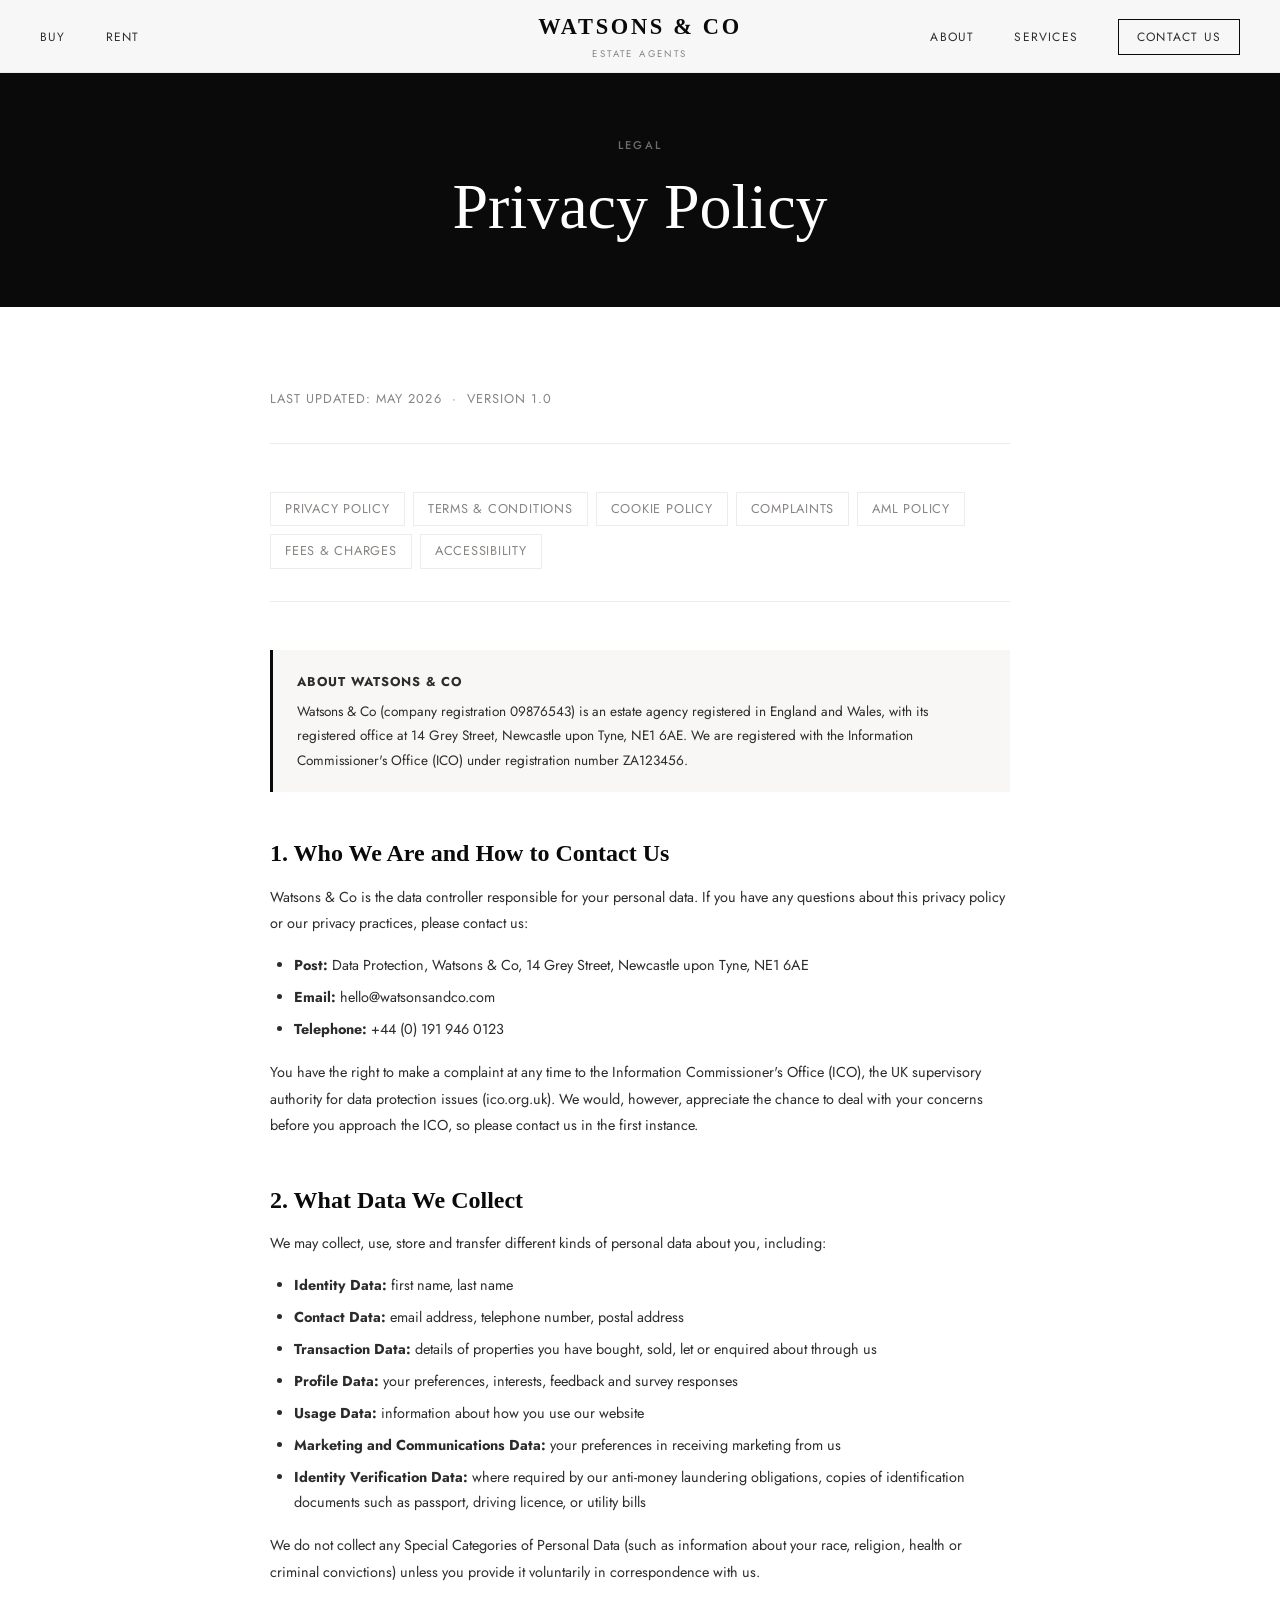
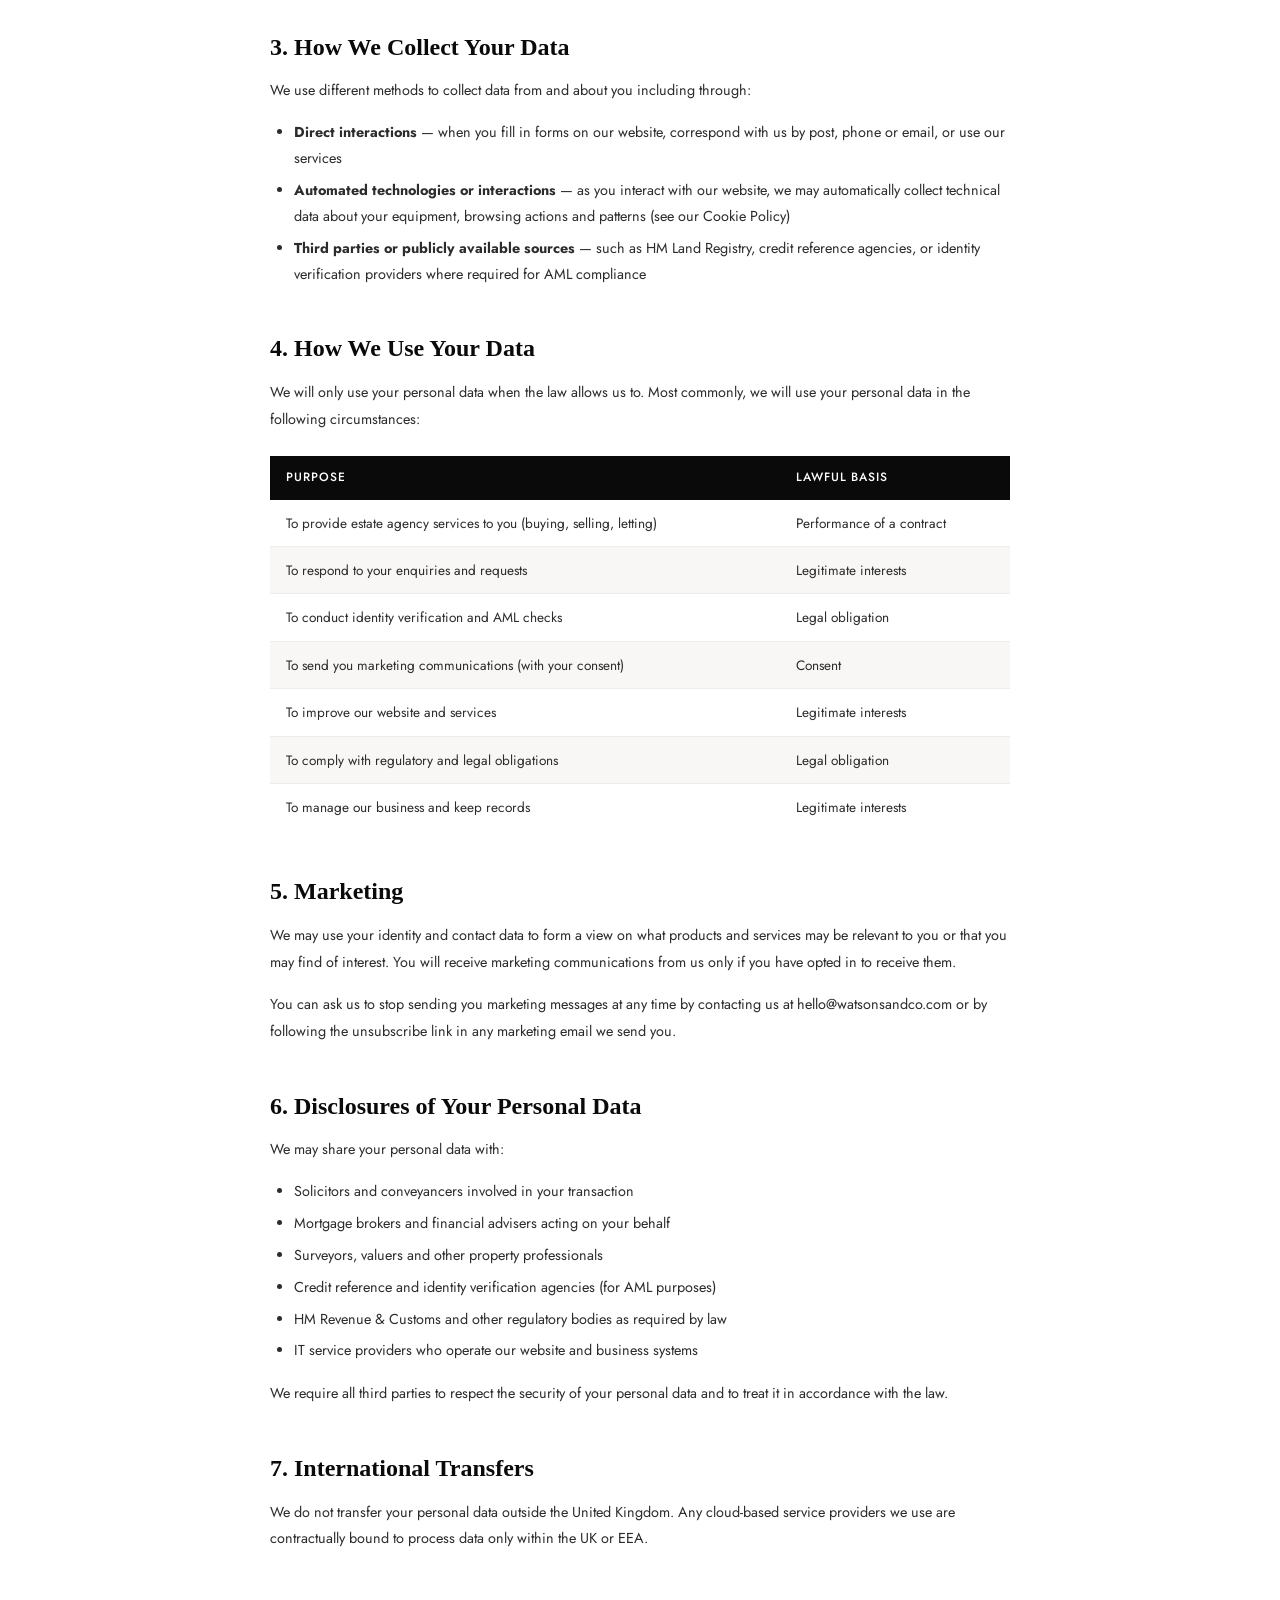
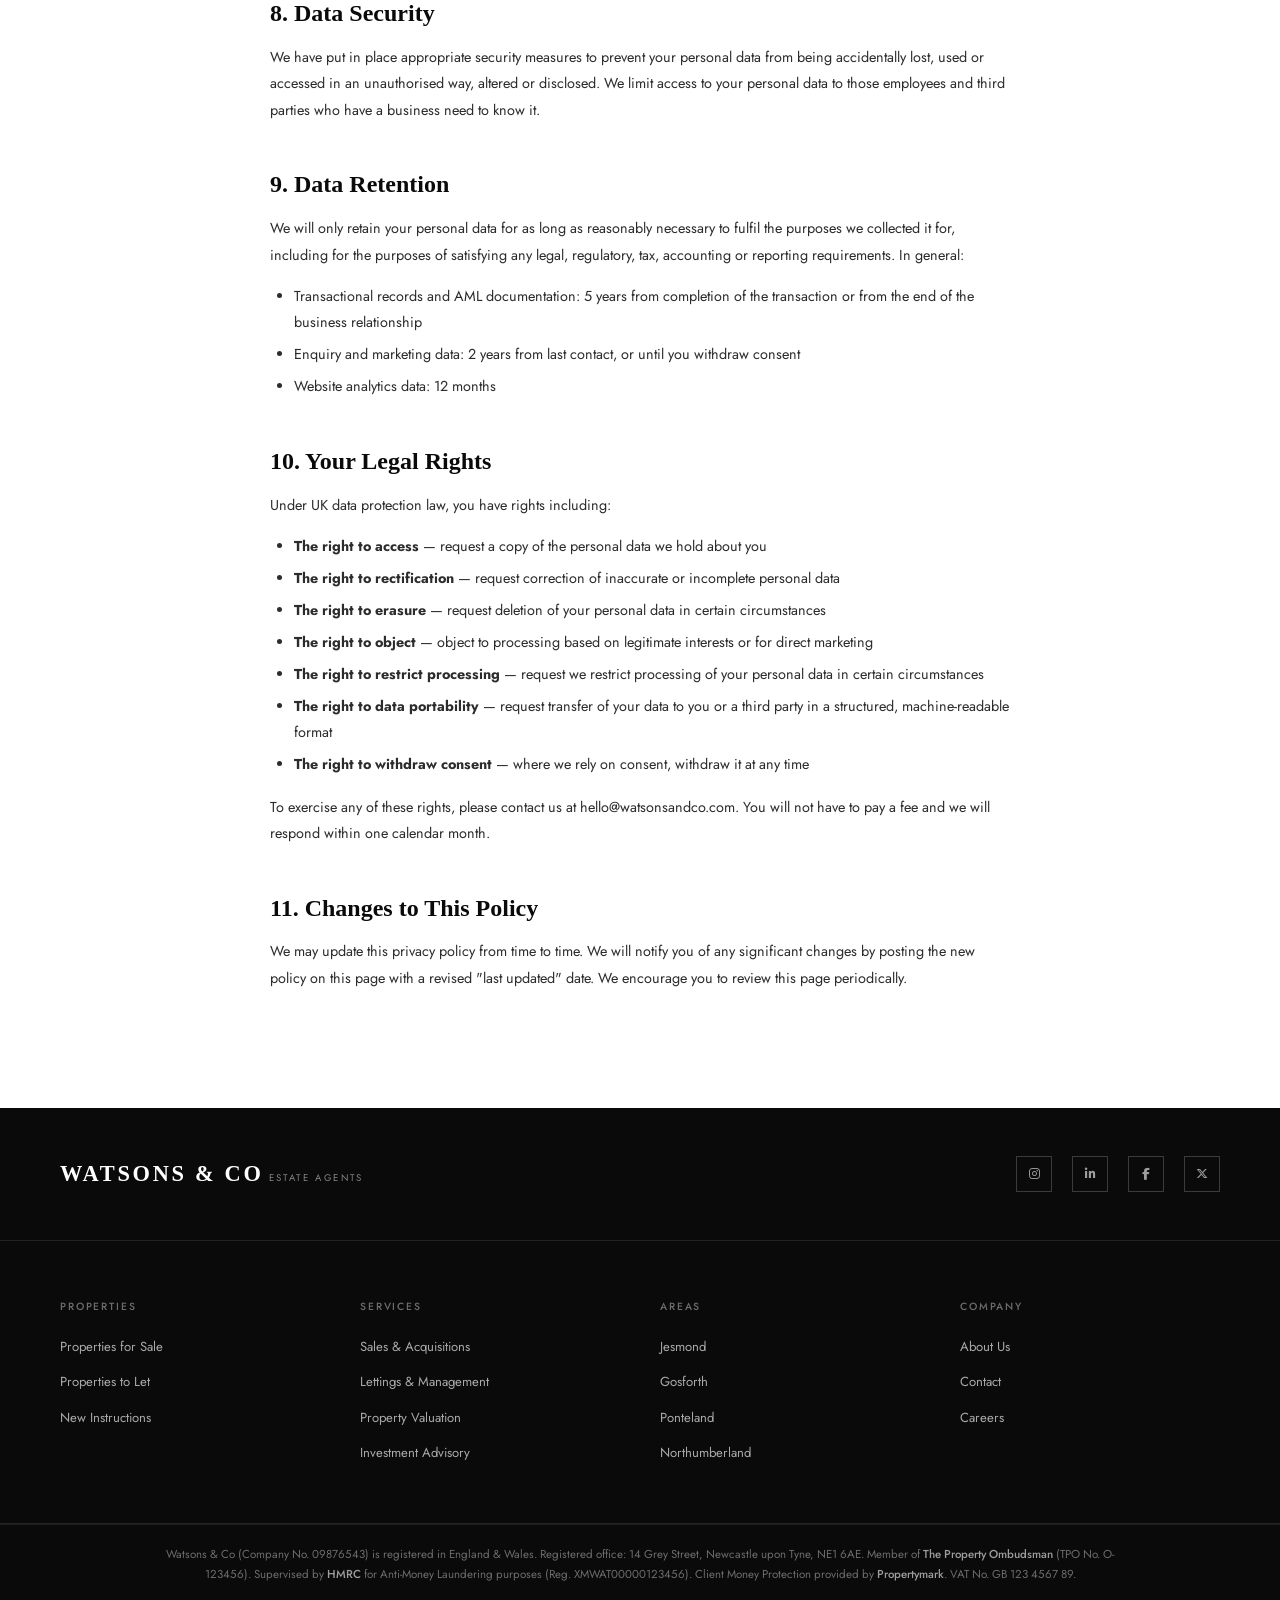
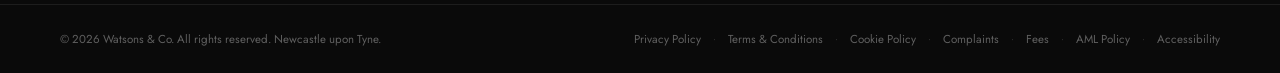
<file: privacy-policy.html>
<!DOCTYPE html>
<html lang="en">
<head>
    <meta charset="UTF-8">
    <meta name="viewport" content="width=device-width, initial-scale=1.0">
    <title>Privacy Policy — Watsons &amp; Co</title>
    <link rel="stylesheet" href="style.css">
    <link rel="preconnect" href="https://fonts.googleapis.com">
    <link rel="preconnect" href="https://fonts.gstatic.com" crossorigin>
    <link href="https://fonts.googleapis.com/css2?family=Cormorant+Garant:ital,wght@0,300;0,400;0,600;0,700;1,300;1,400&family=Jost:wght@300;400;500;600&display=swap" rel="stylesheet">
    <link rel="stylesheet" href="https://cdnjs.cloudflare.com/ajax/libs/font-awesome/6.4.0/css/all.min.css">
</head>
<body data-page="legal">

    <nav class="navbar" id="navbar">
        <div class="nav-inner">
            <div class="nav-left">
                <ul class="nav-links">
                    <li><a href="buy.html">Buy</a></li>
                    <li><a href="rent.html">Rent</a></li>
                </ul>
            </div>
            <div class="nav-logo">
                <a href="index.html">
                    <span class="logo-main">WATSONS &amp; CO</span>
                    <span class="logo-sub">Estate Agents</span>
                </a>
            </div>
            <div class="nav-right">
                <ul class="nav-links">
                    <li><a href="about.html">About</a></li>
                    <li><a href="services.html">Services</a></li>
                    <li><a href="contact.html" class="nav-cta">Contact Us</a></li>
                </ul>
                <button class="hamburger" id="hamburger" aria-label="Menu">
                    <span></span>
                    <span></span>
                </button>
            </div>
        </div>
        <div class="mobile-menu" id="mobileMenu">
            <ul>
                <li><a href="buy.html">Buy</a></li>
                <li><a href="rent.html">Rent</a></li>
                <li><a href="about.html">About</a></li>
                <li><a href="services.html">Services</a></li>
                <li><a href="contact.html">Contact Us</a></li>
            </ul>
        </div>
    </nav>

    <div class="page-banner">
        <p class="section-label">Legal</p>
        <h1>Privacy Policy</h1>
    </div>

    <div class="legal-content">

        <p class="legal-meta">Last updated: May 2026 &nbsp;·&nbsp; Version 1.0</p>

        <nav class="legal-nav" aria-label="Legal pages">
            <a href="privacy-policy.html">Privacy Policy</a>
            <a href="terms.html">Terms &amp; Conditions</a>
            <a href="cookies.html">Cookie Policy</a>
            <a href="complaints.html">Complaints</a>
            <a href="aml-policy.html">AML Policy</a>
            <a href="fees.html">Fees &amp; Charges</a>
            <a href="accessibility.html">Accessibility</a>
        </nav>

        <div class="notice-box">
            <strong>About Watsons &amp; Co</strong>
            Watsons &amp; Co (company registration 09876543) is an estate agency registered in England and Wales, with its registered office at 14 Grey Street, Newcastle upon Tyne, NE1 6AE. We are registered with the Information Commissioner's Office (ICO) under registration number ZA123456.
        </div>

        <h2>1. Who We Are and How to Contact Us</h2>
        <p>Watsons &amp; Co is the data controller responsible for your personal data. If you have any questions about this privacy policy or our privacy practices, please contact us:</p>
        <ul>
            <li><strong>Post:</strong> Data Protection, Watsons &amp; Co, 14 Grey Street, Newcastle upon Tyne, NE1 6AE</li>
            <li><strong>Email:</strong> hello@watsonsandco.com</li>
            <li><strong>Telephone:</strong> +44 (0) 191 946 0123</li>
        </ul>
        <p>You have the right to make a complaint at any time to the Information Commissioner's Office (ICO), the UK supervisory authority for data protection issues (ico.org.uk). We would, however, appreciate the chance to deal with your concerns before you approach the ICO, so please contact us in the first instance.</p>

        <h2>2. What Data We Collect</h2>
        <p>We may collect, use, store and transfer different kinds of personal data about you, including:</p>
        <ul>
            <li><strong>Identity Data:</strong> first name, last name</li>
            <li><strong>Contact Data:</strong> email address, telephone number, postal address</li>
            <li><strong>Transaction Data:</strong> details of properties you have bought, sold, let or enquired about through us</li>
            <li><strong>Profile Data:</strong> your preferences, interests, feedback and survey responses</li>
            <li><strong>Usage Data:</strong> information about how you use our website</li>
            <li><strong>Marketing and Communications Data:</strong> your preferences in receiving marketing from us</li>
            <li><strong>Identity Verification Data:</strong> where required by our anti-money laundering obligations, copies of identification documents such as passport, driving licence, or utility bills</li>
        </ul>
        <p>We do not collect any Special Categories of Personal Data (such as information about your race, religion, health or criminal convictions) unless you provide it voluntarily in correspondence with us.</p>

        <h2>3. How We Collect Your Data</h2>
        <p>We use different methods to collect data from and about you including through:</p>
        <ul>
            <li><strong>Direct interactions</strong> — when you fill in forms on our website, correspond with us by post, phone or email, or use our services</li>
            <li><strong>Automated technologies or interactions</strong> — as you interact with our website, we may automatically collect technical data about your equipment, browsing actions and patterns (see our Cookie Policy)</li>
            <li><strong>Third parties or publicly available sources</strong> — such as HM Land Registry, credit reference agencies, or identity verification providers where required for AML compliance</li>
        </ul>

        <h2>4. How We Use Your Data</h2>
        <p>We will only use your personal data when the law allows us to. Most commonly, we will use your personal data in the following circumstances:</p>
        <table>
            <thead>
                <tr><th>Purpose</th><th>Lawful Basis</th></tr>
            </thead>
            <tbody>
                <tr><td>To provide estate agency services to you (buying, selling, letting)</td><td>Performance of a contract</td></tr>
                <tr><td>To respond to your enquiries and requests</td><td>Legitimate interests</td></tr>
                <tr><td>To conduct identity verification and AML checks</td><td>Legal obligation</td></tr>
                <tr><td>To send you marketing communications (with your consent)</td><td>Consent</td></tr>
                <tr><td>To improve our website and services</td><td>Legitimate interests</td></tr>
                <tr><td>To comply with regulatory and legal obligations</td><td>Legal obligation</td></tr>
                <tr><td>To manage our business and keep records</td><td>Legitimate interests</td></tr>
            </tbody>
        </table>

        <h2>5. Marketing</h2>
        <p>We may use your identity and contact data to form a view on what products and services may be relevant to you or that you may find of interest. You will receive marketing communications from us only if you have opted in to receive them.</p>
        <p>You can ask us to stop sending you marketing messages at any time by contacting us at hello@watsonsandco.com or by following the unsubscribe link in any marketing email we send you.</p>

        <h2>6. Disclosures of Your Personal Data</h2>
        <p>We may share your personal data with:</p>
        <ul>
            <li>Solicitors and conveyancers involved in your transaction</li>
            <li>Mortgage brokers and financial advisers acting on your behalf</li>
            <li>Surveyors, valuers and other property professionals</li>
            <li>Credit reference and identity verification agencies (for AML purposes)</li>
            <li>HM Revenue &amp; Customs and other regulatory bodies as required by law</li>
            <li>IT service providers who operate our website and business systems</li>
        </ul>
        <p>We require all third parties to respect the security of your personal data and to treat it in accordance with the law.</p>

        <h2>7. International Transfers</h2>
        <p>We do not transfer your personal data outside the United Kingdom. Any cloud-based service providers we use are contractually bound to process data only within the UK or EEA.</p>

        <h2>8. Data Security</h2>
        <p>We have put in place appropriate security measures to prevent your personal data from being accidentally lost, used or accessed in an unauthorised way, altered or disclosed. We limit access to your personal data to those employees and third parties who have a business need to know it.</p>

        <h2>9. Data Retention</h2>
        <p>We will only retain your personal data for as long as reasonably necessary to fulfil the purposes we collected it for, including for the purposes of satisfying any legal, regulatory, tax, accounting or reporting requirements. In general:</p>
        <ul>
            <li>Transactional records and AML documentation: 5 years from completion of the transaction or from the end of the business relationship</li>
            <li>Enquiry and marketing data: 2 years from last contact, or until you withdraw consent</li>
            <li>Website analytics data: 12 months</li>
        </ul>

        <h2>10. Your Legal Rights</h2>
        <p>Under UK data protection law, you have rights including:</p>
        <ul>
            <li><strong>The right to access</strong> — request a copy of the personal data we hold about you</li>
            <li><strong>The right to rectification</strong> — request correction of inaccurate or incomplete personal data</li>
            <li><strong>The right to erasure</strong> — request deletion of your personal data in certain circumstances</li>
            <li><strong>The right to object</strong> — object to processing based on legitimate interests or for direct marketing</li>
            <li><strong>The right to restrict processing</strong> — request we restrict processing of your personal data in certain circumstances</li>
            <li><strong>The right to data portability</strong> — request transfer of your data to you or a third party in a structured, machine-readable format</li>
            <li><strong>The right to withdraw consent</strong> — where we rely on consent, withdraw it at any time</li>
        </ul>
        <p>To exercise any of these rights, please contact us at hello@watsonsandco.com. You will not have to pay a fee and we will respond within one calendar month.</p>

        <h2>11. Changes to This Policy</h2>
        <p>We may update this privacy policy from time to time. We will notify you of any significant changes by posting the new policy on this page with a revised "last updated" date. We encourage you to review this page periodically.</p>

    </div>

    <footer class="footer">
        <div class="footer-top">
            <div class="footer-logo">
                <span class="logo-main">WATSONS &amp; CO</span>
                <span class="logo-sub">Estate Agents</span>
            </div>
            <div class="footer-social">
                <a href="#" aria-label="Instagram"><i class="fab fa-instagram"></i></a>
                <a href="#" aria-label="LinkedIn"><i class="fab fa-linkedin-in"></i></a>
                <a href="#" aria-label="Facebook"><i class="fab fa-facebook-f"></i></a>
                <a href="#" aria-label="Twitter"><i class="fab fa-x-twitter"></i></a>
            </div>
        </div>
        <div class="footer-middle">
            <div class="footer-col">
                <h4>Properties</h4>
                <ul>
                    <li><a href="buy.html">Properties for Sale</a></li>
                    <li><a href="rent.html">Properties to Let</a></li>
                    <li><a href="buy.html">New Instructions</a></li>
                </ul>
            </div>
            <div class="footer-col">
                <h4>Services</h4>
                <ul>
                    <li><a href="services.html">Sales &amp; Acquisitions</a></li>
                    <li><a href="services.html">Lettings &amp; Management</a></li>
                    <li><a href="services.html">Property Valuation</a></li>
                    <li><a href="services.html">Investment Advisory</a></li>
                </ul>
            </div>
            <div class="footer-col">
                <h4>Areas</h4>
                <ul>
                    <li><a href="buy.html">Jesmond</a></li>
                    <li><a href="buy.html">Gosforth</a></li>
                    <li><a href="buy.html">Ponteland</a></li>
                    <li><a href="buy.html">Northumberland</a></li>
                </ul>
            </div>
            <div class="footer-col">
                <h4>Company</h4>
                <ul>
                    <li><a href="about.html">About Us</a></li>
                    <li><a href="contact.html">Contact</a></li>
                    <li><a href="#">Careers</a></li>
                </ul>
            </div>
        </div>
        <div class="footer-compliance">
            <p>Watsons &amp; Co (Company No. 09876543) is registered in England &amp; Wales. Registered office: 14 Grey Street, Newcastle upon Tyne, NE1 6AE. Member of <strong>The Property Ombudsman</strong> (TPO No. O-123456). Supervised by <strong>HMRC</strong> for Anti-Money Laundering purposes (Reg. XMWAT00000123456). Client Money Protection provided by <strong>Propertymark</strong>. VAT No. GB 123 4567 89.</p>
        </div>
        <div class="footer-bottom">
            <p>&copy; 2026 Watsons &amp; Co. All rights reserved. Newcastle upon Tyne.</p>
            <div class="footer-legal">
                <a href="privacy-policy.html">Privacy Policy</a>
                <span>·</span>
                <a href="terms.html">Terms &amp; Conditions</a>
                <span>·</span>
                <a href="cookies.html">Cookie Policy</a>
                <span>·</span>
                <a href="complaints.html">Complaints</a>
                <span>·</span>
                <a href="fees.html">Fees</a>
                <span>·</span>
                <a href="aml-policy.html">AML Policy</a>
                <span>·</span>
                <a href="accessibility.html">Accessibility</a>
            </div>
        </div>
    </footer>

    <script src="property-data.js"></script>
    <script src="script.js"></script>
</body>
</html>
</file>
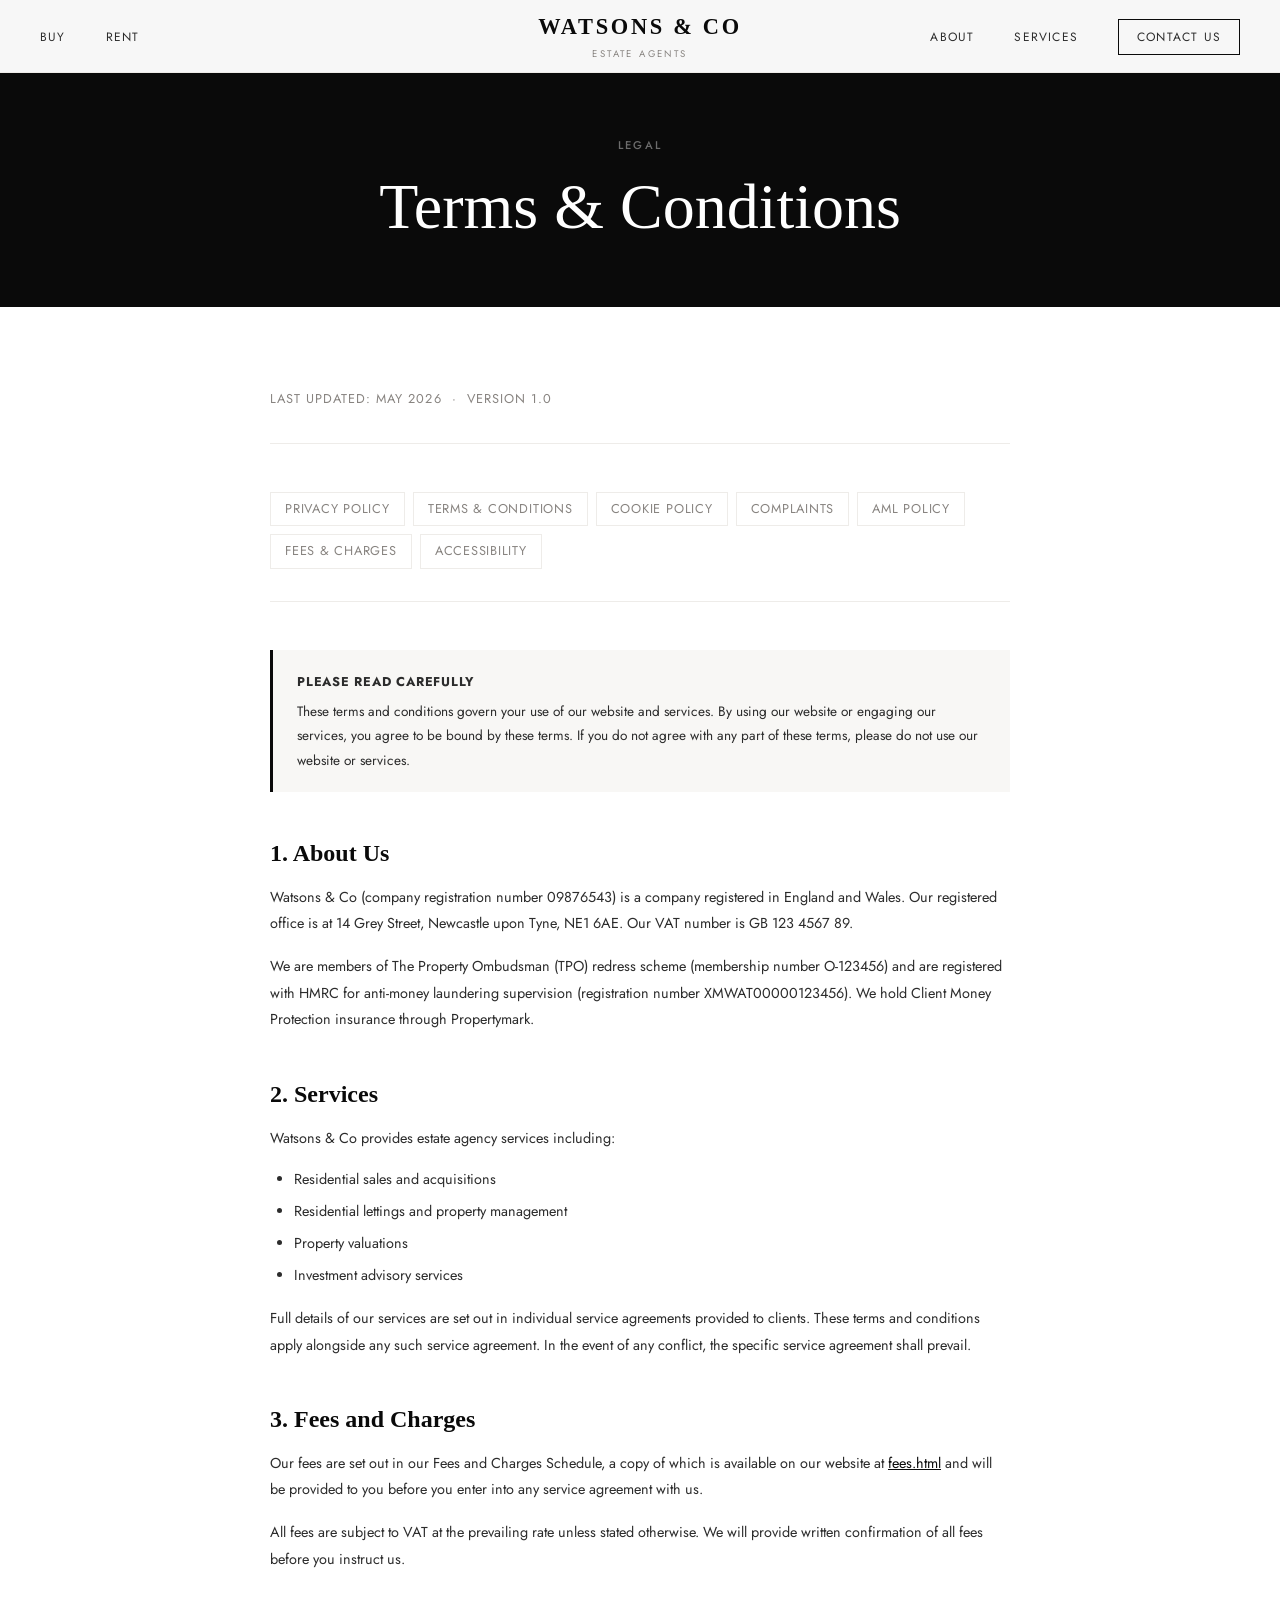
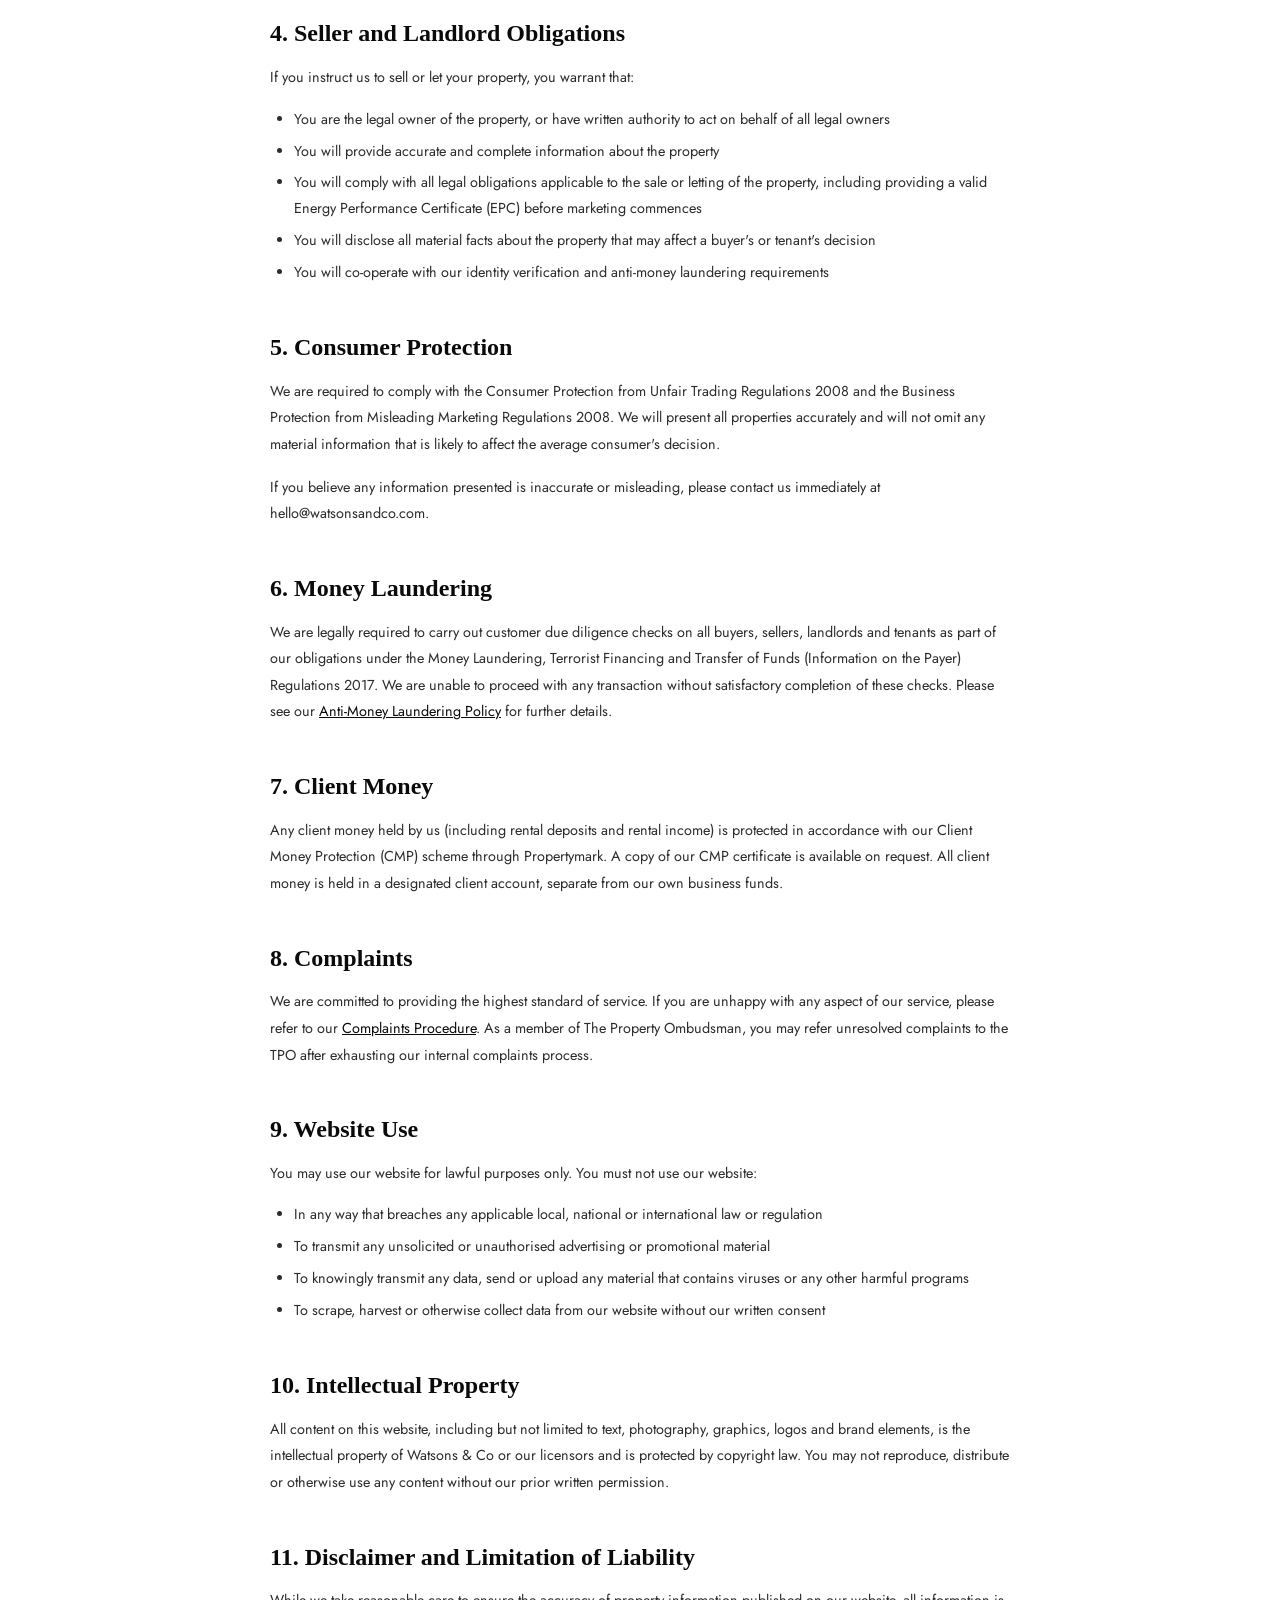
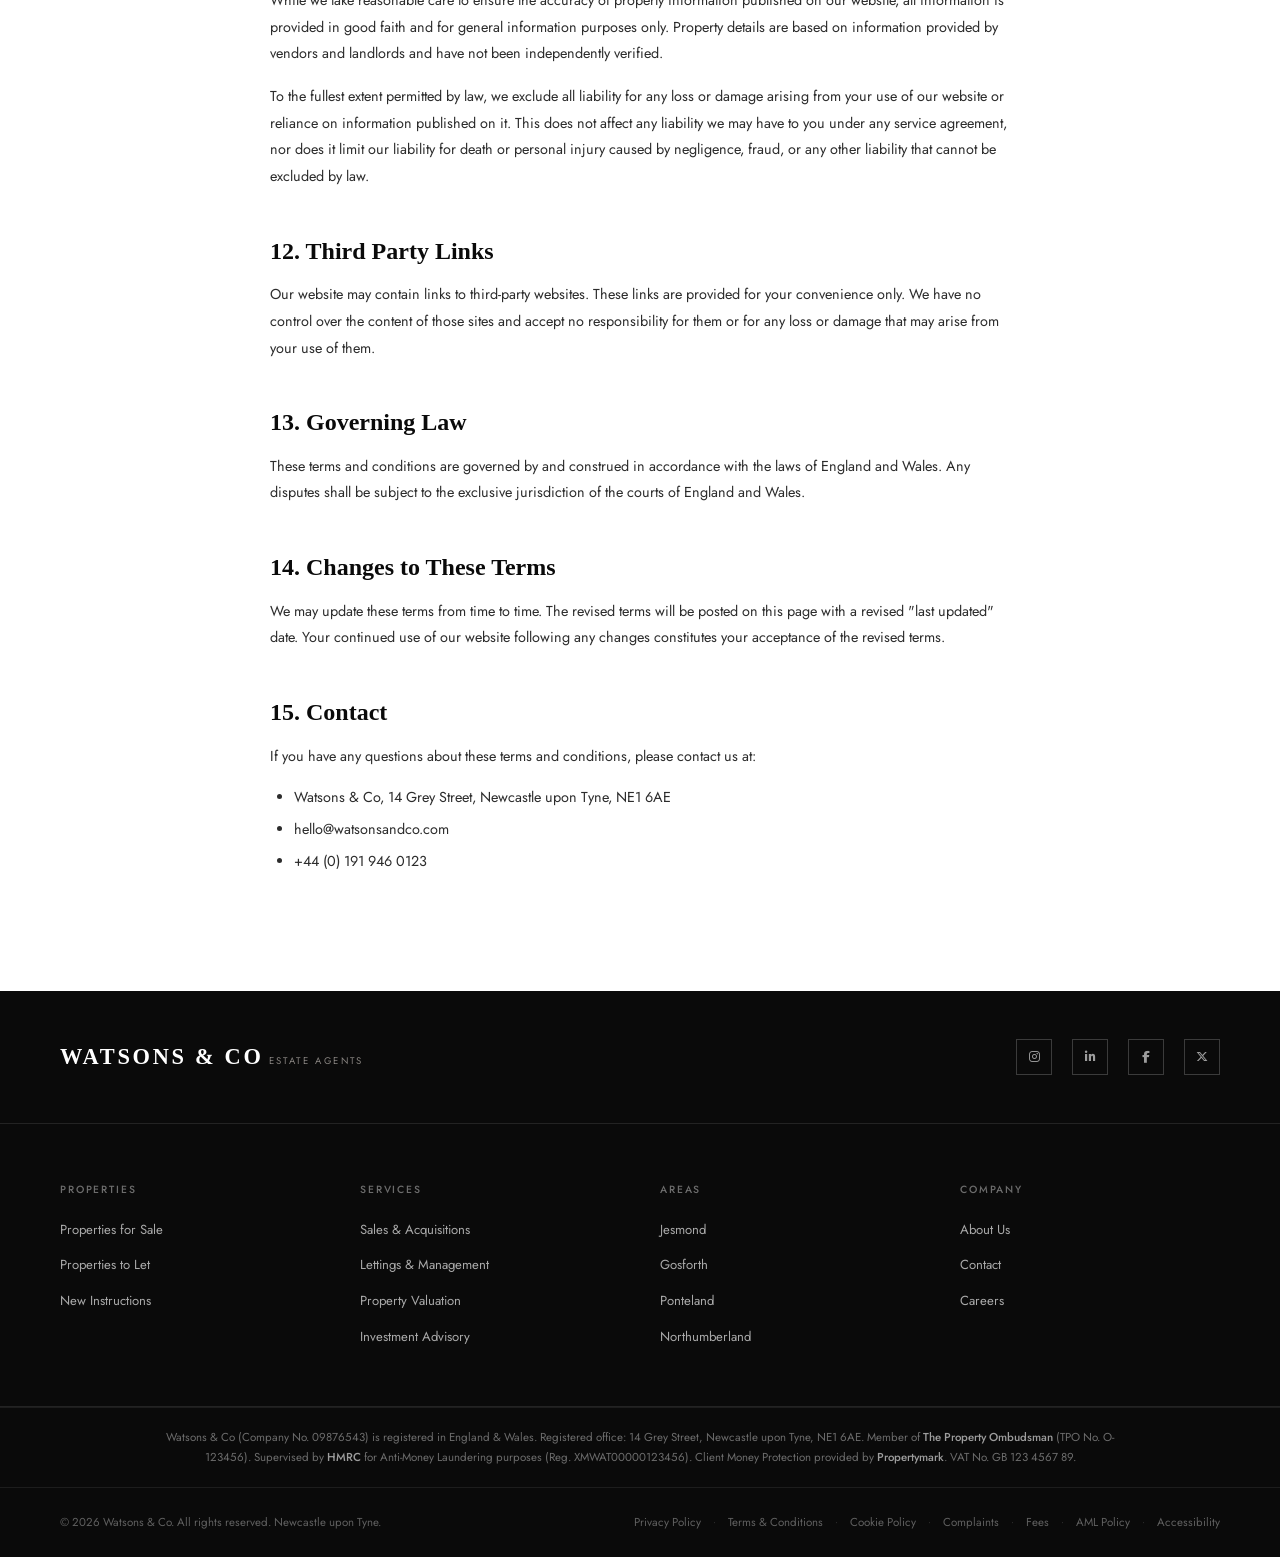
<file: terms.html>
<!DOCTYPE html>
<html lang="en">
<head>
    <meta charset="UTF-8">
    <meta name="viewport" content="width=device-width, initial-scale=1.0">
    <title>Terms &amp; Conditions — Watsons &amp; Co</title>
    <link rel="stylesheet" href="style.css">
    <link rel="preconnect" href="https://fonts.googleapis.com">
    <link rel="preconnect" href="https://fonts.gstatic.com" crossorigin>
    <link href="https://fonts.googleapis.com/css2?family=Cormorant+Garant:ital,wght@0,300;0,400;0,600;0,700;1,300;1,400&family=Jost:wght@300;400;500;600&display=swap" rel="stylesheet">
    <link rel="stylesheet" href="https://cdnjs.cloudflare.com/ajax/libs/font-awesome/6.4.0/css/all.min.css">
</head>
<body data-page="legal">

    <nav class="navbar" id="navbar">
        <div class="nav-inner">
            <div class="nav-left">
                <ul class="nav-links">
                    <li><a href="buy.html">Buy</a></li>
                    <li><a href="rent.html">Rent</a></li>
                </ul>
            </div>
            <div class="nav-logo">
                <a href="index.html">
                    <span class="logo-main">WATSONS &amp; CO</span>
                    <span class="logo-sub">Estate Agents</span>
                </a>
            </div>
            <div class="nav-right">
                <ul class="nav-links">
                    <li><a href="about.html">About</a></li>
                    <li><a href="services.html">Services</a></li>
                    <li><a href="contact.html" class="nav-cta">Contact Us</a></li>
                </ul>
                <button class="hamburger" id="hamburger" aria-label="Menu">
                    <span></span>
                    <span></span>
                </button>
            </div>
        </div>
        <div class="mobile-menu" id="mobileMenu">
            <ul>
                <li><a href="buy.html">Buy</a></li>
                <li><a href="rent.html">Rent</a></li>
                <li><a href="about.html">About</a></li>
                <li><a href="services.html">Services</a></li>
                <li><a href="contact.html">Contact Us</a></li>
            </ul>
        </div>
    </nav>

    <div class="page-banner">
        <p class="section-label">Legal</p>
        <h1>Terms &amp; Conditions</h1>
    </div>

    <div class="legal-content">

        <p class="legal-meta">Last updated: May 2026 &nbsp;·&nbsp; Version 1.0</p>

        <nav class="legal-nav" aria-label="Legal pages">
            <a href="privacy-policy.html">Privacy Policy</a>
            <a href="terms.html">Terms &amp; Conditions</a>
            <a href="cookies.html">Cookie Policy</a>
            <a href="complaints.html">Complaints</a>
            <a href="aml-policy.html">AML Policy</a>
            <a href="fees.html">Fees &amp; Charges</a>
            <a href="accessibility.html">Accessibility</a>
        </nav>

        <div class="notice-box">
            <strong>Please Read Carefully</strong>
            These terms and conditions govern your use of our website and services. By using our website or engaging our services, you agree to be bound by these terms. If you do not agree with any part of these terms, please do not use our website or services.
        </div>

        <h2>1. About Us</h2>
        <p>Watsons &amp; Co (company registration number 09876543) is a company registered in England and Wales. Our registered office is at 14 Grey Street, Newcastle upon Tyne, NE1 6AE. Our VAT number is GB 123 4567 89.</p>
        <p>We are members of The Property Ombudsman (TPO) redress scheme (membership number O-123456) and are registered with HMRC for anti-money laundering supervision (registration number XMWAT00000123456). We hold Client Money Protection insurance through Propertymark.</p>

        <h2>2. Services</h2>
        <p>Watsons &amp; Co provides estate agency services including:</p>
        <ul>
            <li>Residential sales and acquisitions</li>
            <li>Residential lettings and property management</li>
            <li>Property valuations</li>
            <li>Investment advisory services</li>
        </ul>
        <p>Full details of our services are set out in individual service agreements provided to clients. These terms and conditions apply alongside any such service agreement. In the event of any conflict, the specific service agreement shall prevail.</p>

        <h2>3. Fees and Charges</h2>
        <p>Our fees are set out in our Fees and Charges Schedule, a copy of which is available on our website at <a href="fees.html" style="color:var(--black);text-decoration:underline;">fees.html</a> and will be provided to you before you enter into any service agreement with us.</p>
        <p>All fees are subject to VAT at the prevailing rate unless stated otherwise. We will provide written confirmation of all fees before you instruct us.</p>

        <h2>4. Seller and Landlord Obligations</h2>
        <p>If you instruct us to sell or let your property, you warrant that:</p>
        <ul>
            <li>You are the legal owner of the property, or have written authority to act on behalf of all legal owners</li>
            <li>You will provide accurate and complete information about the property</li>
            <li>You will comply with all legal obligations applicable to the sale or letting of the property, including providing a valid Energy Performance Certificate (EPC) before marketing commences</li>
            <li>You will disclose all material facts about the property that may affect a buyer's or tenant's decision</li>
            <li>You will co-operate with our identity verification and anti-money laundering requirements</li>
        </ul>

        <h2>5. Consumer Protection</h2>
        <p>We are required to comply with the Consumer Protection from Unfair Trading Regulations 2008 and the Business Protection from Misleading Marketing Regulations 2008. We will present all properties accurately and will not omit any material information that is likely to affect the average consumer's decision.</p>
        <p>If you believe any information presented is inaccurate or misleading, please contact us immediately at hello@watsonsandco.com.</p>

        <h2>6. Money Laundering</h2>
        <p>We are legally required to carry out customer due diligence checks on all buyers, sellers, landlords and tenants as part of our obligations under the Money Laundering, Terrorist Financing and Transfer of Funds (Information on the Payer) Regulations 2017. We are unable to proceed with any transaction without satisfactory completion of these checks. Please see our <a href="aml-policy.html" style="color:var(--black);text-decoration:underline;">Anti-Money Laundering Policy</a> for further details.</p>

        <h2>7. Client Money</h2>
        <p>Any client money held by us (including rental deposits and rental income) is protected in accordance with our Client Money Protection (CMP) scheme through Propertymark. A copy of our CMP certificate is available on request. All client money is held in a designated client account, separate from our own business funds.</p>

        <h2>8. Complaints</h2>
        <p>We are committed to providing the highest standard of service. If you are unhappy with any aspect of our service, please refer to our <a href="complaints.html" style="color:var(--black);text-decoration:underline;">Complaints Procedure</a>. As a member of The Property Ombudsman, you may refer unresolved complaints to the TPO after exhausting our internal complaints process.</p>

        <h2>9. Website Use</h2>
        <p>You may use our website for lawful purposes only. You must not use our website:</p>
        <ul>
            <li>In any way that breaches any applicable local, national or international law or regulation</li>
            <li>To transmit any unsolicited or unauthorised advertising or promotional material</li>
            <li>To knowingly transmit any data, send or upload any material that contains viruses or any other harmful programs</li>
            <li>To scrape, harvest or otherwise collect data from our website without our written consent</li>
        </ul>

        <h2>10. Intellectual Property</h2>
        <p>All content on this website, including but not limited to text, photography, graphics, logos and brand elements, is the intellectual property of Watsons &amp; Co or our licensors and is protected by copyright law. You may not reproduce, distribute or otherwise use any content without our prior written permission.</p>

        <h2>11. Disclaimer and Limitation of Liability</h2>
        <p>While we take reasonable care to ensure the accuracy of property information published on our website, all information is provided in good faith and for general information purposes only. Property details are based on information provided by vendors and landlords and have not been independently verified.</p>
        <p>To the fullest extent permitted by law, we exclude all liability for any loss or damage arising from your use of our website or reliance on information published on it. This does not affect any liability we may have to you under any service agreement, nor does it limit our liability for death or personal injury caused by negligence, fraud, or any other liability that cannot be excluded by law.</p>

        <h2>12. Third Party Links</h2>
        <p>Our website may contain links to third-party websites. These links are provided for your convenience only. We have no control over the content of those sites and accept no responsibility for them or for any loss or damage that may arise from your use of them.</p>

        <h2>13. Governing Law</h2>
        <p>These terms and conditions are governed by and construed in accordance with the laws of England and Wales. Any disputes shall be subject to the exclusive jurisdiction of the courts of England and Wales.</p>

        <h2>14. Changes to These Terms</h2>
        <p>We may update these terms from time to time. The revised terms will be posted on this page with a revised "last updated" date. Your continued use of our website following any changes constitutes your acceptance of the revised terms.</p>

        <h2>15. Contact</h2>
        <p>If you have any questions about these terms and conditions, please contact us at:</p>
        <ul>
            <li>Watsons &amp; Co, 14 Grey Street, Newcastle upon Tyne, NE1 6AE</li>
            <li>hello@watsonsandco.com</li>
            <li>+44 (0) 191 946 0123</li>
        </ul>

    </div>

    <footer class="footer">
        <div class="footer-top">
            <div class="footer-logo">
                <span class="logo-main">WATSONS &amp; CO</span>
                <span class="logo-sub">Estate Agents</span>
            </div>
            <div class="footer-social">
                <a href="#" aria-label="Instagram"><i class="fab fa-instagram"></i></a>
                <a href="#" aria-label="LinkedIn"><i class="fab fa-linkedin-in"></i></a>
                <a href="#" aria-label="Facebook"><i class="fab fa-facebook-f"></i></a>
                <a href="#" aria-label="Twitter"><i class="fab fa-x-twitter"></i></a>
            </div>
        </div>
        <div class="footer-middle">
            <div class="footer-col">
                <h4>Properties</h4>
                <ul>
                    <li><a href="buy.html">Properties for Sale</a></li>
                    <li><a href="rent.html">Properties to Let</a></li>
                    <li><a href="buy.html">New Instructions</a></li>
                </ul>
            </div>
            <div class="footer-col">
                <h4>Services</h4>
                <ul>
                    <li><a href="services.html">Sales &amp; Acquisitions</a></li>
                    <li><a href="services.html">Lettings &amp; Management</a></li>
                    <li><a href="services.html">Property Valuation</a></li>
                    <li><a href="services.html">Investment Advisory</a></li>
                </ul>
            </div>
            <div class="footer-col">
                <h4>Areas</h4>
                <ul>
                    <li><a href="buy.html">Jesmond</a></li>
                    <li><a href="buy.html">Gosforth</a></li>
                    <li><a href="buy.html">Ponteland</a></li>
                    <li><a href="buy.html">Northumberland</a></li>
                </ul>
            </div>
            <div class="footer-col">
                <h4>Company</h4>
                <ul>
                    <li><a href="about.html">About Us</a></li>
                    <li><a href="contact.html">Contact</a></li>
                    <li><a href="#">Careers</a></li>
                </ul>
            </div>
        </div>
        <div class="footer-compliance">
            <p>Watsons &amp; Co (Company No. 09876543) is registered in England &amp; Wales. Registered office: 14 Grey Street, Newcastle upon Tyne, NE1 6AE. Member of <strong>The Property Ombudsman</strong> (TPO No. O-123456). Supervised by <strong>HMRC</strong> for Anti-Money Laundering purposes (Reg. XMWAT00000123456). Client Money Protection provided by <strong>Propertymark</strong>. VAT No. GB 123 4567 89.</p>
        </div>
        <div class="footer-bottom">
            <p>&copy; 2026 Watsons &amp; Co. All rights reserved. Newcastle upon Tyne.</p>
            <div class="footer-legal">
                <a href="privacy-policy.html">Privacy Policy</a>
                <span>·</span>
                <a href="terms.html">Terms &amp; Conditions</a>
                <span>·</span>
                <a href="cookies.html">Cookie Policy</a>
                <span>·</span>
                <a href="complaints.html">Complaints</a>
                <span>·</span>
                <a href="fees.html">Fees</a>
                <span>·</span>
                <a href="aml-policy.html">AML Policy</a>
                <span>·</span>
                <a href="accessibility.html">Accessibility</a>
            </div>
        </div>
    </footer>

    <script src="property-data.js"></script>
    <script src="script.js"></script>
</body>
</html>
</file>
<file: style.css>
/* ============================================================
   WATSONS & CO — Luxury Estate Agents
   Primary: #ffffff  |  Secondary: #0a0a0a
   ============================================================ */

:root {
    --white:      #ffffff;
    --black:      #0a0a0a;
    --off-white:  #f8f7f5;
    --light:      #eeece9;
    --mid:        #c4c0b8;
    --muted:      #888480;
    --text:       #2c2c2c;
    --serif:      'Cormorant Garant', Georgia, serif;
    --sans:       'Jost', system-ui, sans-serif;
    --ease:       cubic-bezier(0.4, 0, 0.2, 1);
    --nav-h:      72px;
}

/* ── Reset ─────────────────────────────────────── */
*, *::before, *::after { margin: 0; padding: 0; box-sizing: border-box; }
html { scroll-behavior: smooth; font-size: 16px; }
body { font-family: var(--sans); color: var(--text); background: var(--white); line-height: 1.6; overflow-x: hidden; }
img { display: block; width: 100%; height: 100%; object-fit: cover; }
a { text-decoration: none; color: inherit; }
ul { list-style: none; }
button { cursor: pointer; border: none; background: none; font-family: var(--sans); }
select, input, textarea { font-family: var(--sans); }

/* ── Container ──────────────────────────────────── */
.container { max-width: 1280px; margin: 0 auto; padding: 0 40px; }
@media (max-width: 768px) { .container { padding: 0 24px; } }

/* ── Typography ─────────────────────────────────── */
h1, h2, h3, h4 { font-family: var(--serif); font-weight: 400; color: var(--black); line-height: 1.15; }
h1 { font-size: clamp(3rem, 7vw, 6rem); }
h2 { font-size: clamp(2.2rem, 4vw, 3.5rem); }
h3 { font-size: clamp(1.3rem, 2vw, 1.8rem); }
em { font-style: italic; }
p { color: var(--muted); line-height: 1.75; }

.section-label {
    font-family: var(--sans);
    font-size: 0.7rem;
    font-weight: 500;
    letter-spacing: 0.2em;
    text-transform: uppercase;
    color: var(--muted);
    display: block;
    margin-bottom: 1rem;
}

.section-header { text-align: center; margin-bottom: 4rem; }
.section-header h2 { margin-top: 0.5rem; }

/* ── Buttons ────────────────────────────────────── */
.btn-solid {
    display: inline-block;
    padding: 14px 36px;
    background: var(--black);
    color: var(--white);
    font-size: 0.75rem;
    font-weight: 500;
    letter-spacing: 0.15em;
    text-transform: uppercase;
    transition: background 0.3s var(--ease), color 0.3s var(--ease);
}
.btn-solid:hover { background: var(--text); }
.btn-solid.btn-full { width: 100%; text-align: center; }

.btn-outline {
    display: inline-block;
    padding: 14px 36px;
    border: 1px solid var(--black);
    color: var(--black);
    font-size: 0.75rem;
    font-weight: 500;
    letter-spacing: 0.15em;
    text-transform: uppercase;
    transition: background 0.3s var(--ease), color 0.3s var(--ease);
}
.btn-outline:hover { background: var(--black); color: var(--white); }

/* ============================================================
   NAVIGATION
   ============================================================ */
.navbar {
    position: fixed;
    top: 0; left: 0; right: 0;
    z-index: 1000;
    transition: background 0.4s var(--ease), border-color 0.4s var(--ease);
    border-bottom: 1px solid transparent;
}
.navbar.scrolled {
    background: rgba(255,255,255,0.97);
    border-bottom-color: var(--light);
    backdrop-filter: blur(10px);
}

.nav-inner {
    display: grid;
    grid-template-columns: 1fr auto 1fr;
    align-items: center;
    height: var(--nav-h);
    padding: 0 40px;
}

.nav-logo a {
    display: flex;
    flex-direction: column;
    align-items: center;
    gap: 2px;
}
.logo-main {
    font-family: var(--serif);
    font-size: 1.4rem;
    font-weight: 600;
    letter-spacing: 0.12em;
    color: var(--black);
    transition: color 0.3s;
}
.logo-sub {
    font-size: 0.6rem;
    font-weight: 400;
    letter-spacing: 0.25em;
    text-transform: uppercase;
    color: var(--muted);
}

.nav-links {
    display: flex;
    align-items: center;
    gap: 2.5rem;
}
.nav-left .nav-links { justify-content: flex-start; }
.nav-right .nav-links { justify-content: flex-end; }

.nav-links a {
    font-size: 0.75rem;
    font-weight: 400;
    letter-spacing: 0.1em;
    text-transform: uppercase;
    color: var(--white);
    transition: color 0.3s;
    position: relative;
}
.navbar.scrolled .nav-links a { color: var(--text); }

.nav-links a::after {
    content: '';
    position: absolute;
    bottom: -4px; left: 0;
    width: 0; height: 1px;
    background: currentColor;
    transition: width 0.3s var(--ease);
}
.nav-links a:hover::after { width: 100%; }

.nav-cta {
    padding: 8px 18px !important;
    border: 1px solid rgba(255,255,255,0.6) !important;
    transition: border-color 0.3s, background 0.3s, color 0.3s !important;
}
.nav-cta:hover {
    background: var(--white) !important;
    color: var(--black) !important;
    border-color: var(--white) !important;
}
.navbar.scrolled .nav-cta {
    border-color: var(--black) !important;
}
.navbar.scrolled .nav-cta:hover {
    background: var(--black) !important;
    color: var(--white) !important;
}

/* Hamburger */
.hamburger {
    display: none;
    flex-direction: column;
    gap: 6px;
    padding: 4px;
}
.hamburger span {
    display: block;
    width: 24px;
    height: 1px;
    background: var(--white);
    transition: background 0.3s, transform 0.3s;
}
.navbar.scrolled .hamburger span { background: var(--black); }
.hamburger.open span:first-child { transform: translateY(3.5px) rotate(45deg); }
.hamburger.open span:last-child  { transform: translateY(-3.5px) rotate(-45deg); }

/* Mobile menu */
.mobile-menu {
    display: none;
    background: var(--white);
    border-top: 1px solid var(--light);
}
.mobile-menu.open { display: block; }
.mobile-menu ul { padding: 20px 40px 32px; }
.mobile-menu ul li { border-bottom: 1px solid var(--light); }
.mobile-menu ul li a {
    display: block;
    padding: 14px 0;
    font-size: 0.85rem;
    font-weight: 400;
    letter-spacing: 0.1em;
    text-transform: uppercase;
    color: var(--black);
}

/* ============================================================
   HERO
   ============================================================ */
.hero {
    position: relative;
    height: 100dvh;
    min-height: 600px;
    display: flex;
    align-items: center;
    justify-content: center;
    overflow: hidden;
}

.hero-bg {
    position: absolute;
    inset: 0;
}
.hero-img { height: 100%; transform-origin: center; }
.hero-overlay {
    position: absolute;
    inset: 0;
    background: linear-gradient(
        to bottom,
        rgba(0,0,0,0.25) 0%,
        rgba(0,0,0,0.45) 50%,
        rgba(0,0,0,0.55) 100%
    );
}

.hero-content {
    position: relative;
    z-index: 2;
    text-align: center;
    padding: 0 24px;
    max-width: 800px;
}

.hero-eyebrow {
    font-size: 0.7rem;
    font-weight: 400;
    letter-spacing: 0.25em;
    text-transform: uppercase;
    color: rgba(255,255,255,0.75);
    margin-bottom: 1.5rem;
}

.hero-headline {
    font-family: var(--serif);
    font-size: clamp(3.5rem, 8vw, 7rem);
    font-weight: 300;
    color: var(--white);
    line-height: 1.05;
    margin-bottom: 2.5rem;
}
.hero-headline em { font-style: italic; font-weight: 300; }

.hero-cta {
    display: inline-block;
    padding: 14px 40px;
    border: 1px solid rgba(255,255,255,0.7);
    color: var(--white);
    font-size: 0.72rem;
    font-weight: 500;
    letter-spacing: 0.18em;
    text-transform: uppercase;
    transition: background 0.3s var(--ease), border-color 0.3s;
}
.hero-cta:hover {
    background: rgba(255,255,255,0.15);
    border-color: var(--white);
}

.hero-scroll-hint {
    position: absolute;
    bottom: 36px;
    left: 50%;
    transform: translateX(-50%);
    display: flex;
    flex-direction: column;
    align-items: center;
    gap: 10px;
    z-index: 2;
}
.hero-scroll-hint span {
    font-size: 0.6rem;
    letter-spacing: 0.2em;
    text-transform: uppercase;
    color: rgba(255,255,255,0.6);
}
.scroll-line {
    width: 1px;
    height: 48px;
    background: rgba(255,255,255,0.4);
    animation: scrollPulse 2s ease-in-out infinite;
}
@keyframes scrollPulse {
    0%, 100% { opacity: 0.4; transform: scaleY(1); }
    50% { opacity: 1; transform: scaleY(0.6); transform-origin: top; }
}

/* ============================================================
   SEARCH
   ============================================================ */
.search-section {
    background: var(--white);
    padding: 0 40px;
    border-bottom: 1px solid var(--light);
}

.search-tabs {
    display: flex;
    gap: 0;
    border-bottom: 1px solid var(--light);
    max-width: 1280px;
    margin: 0 auto;
}
.tab-btn {
    padding: 18px 28px;
    font-size: 0.72rem;
    font-weight: 500;
    letter-spacing: 0.12em;
    text-transform: uppercase;
    color: var(--muted);
    border-bottom: 2px solid transparent;
    margin-bottom: -1px;
    transition: color 0.2s, border-color 0.2s;
}
.tab-btn.active, .tab-btn:hover {
    color: var(--black);
    border-bottom-color: var(--black);
}

.search-form {
    display: flex;
    align-items: stretch;
    max-width: 1280px;
    margin: 0 auto;
    min-height: 72px;
}
.search-field {
    flex: 1;
    display: flex;
    flex-direction: column;
    justify-content: center;
    padding: 16px 24px;
    gap: 4px;
}
.search-field label {
    font-size: 0.6rem;
    font-weight: 500;
    letter-spacing: 0.15em;
    text-transform: uppercase;
    color: var(--muted);
}
.search-field input,
.search-field select {
    border: none;
    outline: none;
    font-size: 0.9rem;
    color: var(--black);
    background: transparent;
    appearance: none;
    cursor: pointer;
}
.search-field input::placeholder { color: var(--mid); }

.search-divider {
    width: 1px;
    background: var(--light);
    margin: 16px 0;
    flex-shrink: 0;
}

.search-btn {
    padding: 0 40px;
    background: var(--black);
    color: var(--white);
    font-size: 0.72rem;
    font-weight: 500;
    letter-spacing: 0.12em;
    text-transform: uppercase;
    display: flex;
    align-items: center;
    gap: 10px;
    transition: background 0.3s;
    flex-shrink: 0;
}
.search-btn:hover { background: var(--text); }

@media (max-width: 900px) {
    .search-section { padding: 0 24px; }
    .search-form { flex-wrap: wrap; gap: 0; }
    .search-field { flex: 1 1 50%; border-bottom: 1px solid var(--light); }
    .search-divider { display: none; }
    .search-btn { width: 100%; justify-content: center; padding: 18px; margin-top: 0; }
}

/* ============================================================
   PROPERTIES
   ============================================================ */
.properties-section {
    padding: 100px 0;
    background: var(--white);
}

.properties-grid {
    display: grid;
    grid-template-columns: repeat(3, 1fr);
    gap: 2px;
    margin-bottom: 4rem;
}

.property-card {
    background: var(--white);
    overflow: hidden;
    display: flex;
    flex-direction: column;
    transition: box-shadow 0.3s var(--ease);
    position: relative;
}
.property-card:hover { box-shadow: 0 12px 40px rgba(0,0,0,0.1); z-index: 1; }

.property-img-wrap {
    position: relative;
    height: 240px;
    overflow: hidden;
    flex-shrink: 0;
}
.property-img-wrap img {
    transition: transform 0.6s var(--ease);
}
.property-card:hover .property-img-wrap img { transform: scale(1.04); }

.prop-tag {
    position: absolute;
    top: 16px; left: 16px;
    background: var(--black);
    color: var(--white);
    font-size: 0.6rem;
    font-weight: 500;
    letter-spacing: 0.12em;
    text-transform: uppercase;
    padding: 5px 10px;
}
.prop-tag + .prop-tag {
    top: 42px;
}
.prop-tag--rent { background: var(--text); }
.prop-tag--new  { background: #1a3a2a; }

.property-body {
    padding: 20px 24px 12px;
    flex: 1;
    border: 1px solid var(--light);
    border-top: none;
}
.property-price {
    font-family: var(--serif);
    font-size: 1.4rem;
    font-weight: 600;
    color: var(--black);
    margin-bottom: 6px;
}
.property-name {
    font-size: 1.1rem;
    font-weight: 400;
    margin-bottom: 6px;
}
.property-location {
    font-size: 0.8rem;
    color: var(--muted);
    display: flex;
    align-items: center;
    gap: 6px;
    margin-bottom: 14px;
}
.property-location i { font-size: 0.7rem; }

.property-meta {
    display: flex;
    gap: 20px;
    padding-top: 12px;
    border-top: 1px solid var(--light);
}
.property-meta span {
    font-size: 0.78rem;
    color: var(--muted);
    display: flex;
    align-items: center;
    gap: 6px;
}
.property-meta i { font-size: 0.72rem; color: var(--black); }

.property-link {
    display: flex;
    align-items: center;
    justify-content: space-between;
    padding: 14px 24px;
    font-size: 0.7rem;
    font-weight: 500;
    letter-spacing: 0.1em;
    text-transform: uppercase;
    color: var(--black);
    border: 1px solid var(--light);
    border-top: none;
    transition: background 0.25s, color 0.25s;
}
.property-link:hover { background: var(--black); color: var(--white); }
.property-link i { font-size: 0.7rem; transition: transform 0.25s; }
.property-link:hover i { transform: translateX(4px); }

.properties-cta { text-align: center; }

@media (max-width: 1100px) {
    .properties-grid {
        grid-template-columns: repeat(2, 1fr);
    }
}
@media (max-width: 640px) {
    .properties-grid { grid-template-columns: 1fr; }
}

/* ============================================================
   STATS BAND
   ============================================================ */
.stats-band {
    background: var(--off-white);
    border-top: 1px solid var(--light);
    border-bottom: 1px solid var(--light);
    padding: 60px 0;
}

.stats-grid {
    display: flex;
    align-items: center;
    justify-content: center;
    gap: 0;
}

.stat-item {
    flex: 1;
    text-align: center;
    padding: 0 40px;
}
.stat-number {
    font-family: var(--serif);
    font-size: clamp(2.5rem, 4vw, 4rem);
    font-weight: 300;
    color: var(--black);
    line-height: 1;
    margin-bottom: 8px;
}
.stat-label {
    font-size: 0.7rem;
    font-weight: 400;
    letter-spacing: 0.15em;
    text-transform: uppercase;
    color: var(--muted);
}

.stat-sep {
    width: 1px;
    height: 60px;
    background: var(--mid);
    flex-shrink: 0;
}

@media (max-width: 768px) {
    .stats-grid { flex-wrap: wrap; }
    .stat-item { flex: 1 1 40%; padding: 20px; }
    .stat-sep { display: none; }
}

/* ============================================================
   ABOUT
   ============================================================ */
.about-section {
    display: grid;
    grid-template-columns: 1fr 1fr;
    min-height: 700px;
}

.about-image {
    position: relative;
    overflow: hidden;
    min-height: 500px;
}

.about-content {
    padding: 80px 80px 80px 60px;
    display: flex;
    flex-direction: column;
    justify-content: center;
    background: var(--white);
}

.about-content h2 { margin-bottom: 28px; }
.about-intro {
    font-size: 1.15rem;
    font-family: var(--serif);
    font-weight: 300;
    color: var(--black);
    line-height: 1.65;
    margin-bottom: 20px;
}
.about-body {
    font-size: 0.9rem;
    color: var(--muted);
    line-height: 1.8;
    margin-bottom: 32px;
}

.about-signature {
    margin-bottom: 36px;
    padding-top: 24px;
    border-top: 1px solid var(--light);
}
.signature-line {
    font-family: var(--serif);
    font-size: 1rem;
    font-style: italic;
    color: var(--muted);
}

@media (max-width: 900px) {
    .about-section { grid-template-columns: 1fr; }
    .about-image { min-height: 380px; }
    .about-content { padding: 60px 40px; }
}
@media (max-width: 640px) {
    .about-content { padding: 48px 24px; }
}

/* ============================================================
   SERVICES
   ============================================================ */
.services-section {
    padding: 100px 0;
    background: var(--off-white);
}

.services-list {
    display: flex;
    flex-direction: column;
}

.service-item {
    display: grid;
    grid-template-columns: 64px 1fr auto;
    align-items: center;
    gap: 32px;
    padding: 36px 0;
    border-bottom: 1px solid var(--light);
    transition: background 0.2s;
}
.service-item:first-of-type { border-top: 1px solid var(--light); }

.service-number {
    font-family: var(--serif);
    font-size: 1rem;
    font-weight: 300;
    color: var(--mid);
    letter-spacing: 0.1em;
}
.service-content h3 {
    font-size: 1.3rem;
    font-weight: 400;
    margin-bottom: 6px;
    transition: color 0.2s;
}
.service-content p {
    font-size: 0.85rem;
    color: var(--muted);
    line-height: 1.7;
    max-width: 560px;
}

.service-arrow {
    width: 44px; height: 44px;
    border: 1px solid var(--light);
    display: flex;
    align-items: center;
    justify-content: center;
    color: var(--muted);
    font-size: 0.8rem;
    transition: background 0.25s, color 0.25s, border-color 0.25s, transform 0.25s;
    flex-shrink: 0;
}
.service-item:hover .service-arrow {
    background: var(--black);
    color: var(--white);
    border-color: var(--black);
}
.service-item:hover .service-arrow i { transform: translateX(2px); }
.service-item:hover .service-content h3 { color: var(--black); }

@media (max-width: 640px) {
    .service-item { grid-template-columns: 40px 1fr auto; gap: 16px; }
    .service-arrow { display: none; }
}

/* ============================================================
   QUOTE BANNER
   ============================================================ */
.quote-banner {
    position: relative;
    height: 500px;
    display: flex;
    align-items: center;
    justify-content: center;
    overflow: hidden;
}
.quote-bg {
    position: absolute;
    inset: 0;
}
.quote-overlay {
    position: absolute;
    inset: 0;
    background: rgba(0,0,0,0.6);
}
.quote-content {
    position: relative;
    z-index: 2;
    text-align: center;
    padding: 0 24px;
}
.quote-content blockquote {
    font-family: var(--serif);
    font-size: clamp(1.6rem, 3.5vw, 2.8rem);
    font-weight: 300;
    font-style: normal;
    color: var(--white);
    line-height: 1.4;
    margin-bottom: 24px;
}
.quote-content blockquote em { font-style: italic; }
.quote-content cite {
    font-size: 0.7rem;
    font-weight: 400;
    letter-spacing: 0.2em;
    text-transform: uppercase;
    color: rgba(255,255,255,0.55);
    font-style: normal;
}

/* ============================================================
   TESTIMONIALS
   ============================================================ */
.testimonials-section {
    padding: 100px 0;
    background: var(--white);
}

.testimonials-grid {
    display: grid;
    grid-template-columns: repeat(3, 1fr);
    gap: 2px;
}

.testimonial {
    padding: 48px 40px;
    border: 1px solid var(--light);
    transition: border-color 0.3s;
}
.testimonial:hover { border-color: var(--mid); }

.testimonial-stars {
    color: var(--black);
    font-size: 0.65rem;
    letter-spacing: 4px;
    margin-bottom: 24px;
}

.testimonial-text {
    font-family: var(--serif);
    font-size: 1.1rem;
    font-weight: 300;
    color: var(--text);
    line-height: 1.7;
    margin-bottom: 28px;
    font-style: italic;
}

.testimonial-author strong {
    display: block;
    font-family: var(--sans);
    font-size: 0.82rem;
    font-weight: 500;
    color: var(--black);
    letter-spacing: 0.05em;
    margin-bottom: 4px;
}
.testimonial-author span {
    font-size: 0.72rem;
    color: var(--muted);
    letter-spacing: 0.05em;
}

@media (max-width: 900px) {
    .testimonials-grid { grid-template-columns: 1fr; }
    .testimonial { padding: 36px 28px; }
}

/* ============================================================
   AREAS
   ============================================================ */
.areas-section {
    padding: 100px 0;
    background: var(--off-white);
}

.areas-grid {
    display: grid;
    grid-template-columns: repeat(4, 1fr);
    gap: 2px;
}

.area-card {
    position: relative;
    height: 300px;
    overflow: hidden;
    cursor: pointer;
}
.area-card img {
    transition: transform 0.6s var(--ease);
}
.area-card:hover img { transform: scale(1.06); }

.area-overlay {
    position: absolute;
    inset: 0;
    background: linear-gradient(to top, rgba(0,0,0,0.7) 0%, rgba(0,0,0,0.1) 60%);
    display: flex;
    flex-direction: column;
    justify-content: flex-end;
    padding: 24px;
    transition: background 0.3s;
}
.area-card:hover .area-overlay { background: linear-gradient(to top, rgba(0,0,0,0.8) 0%, rgba(0,0,0,0.2) 60%); }

.area-overlay h3 {
    font-family: var(--serif);
    font-size: 1.5rem;
    font-weight: 400;
    color: var(--white);
    margin-bottom: 4px;
}
.area-overlay span {
    font-size: 0.68rem;
    letter-spacing: 0.15em;
    text-transform: uppercase;
    color: rgba(255,255,255,0.65);
}

@media (max-width: 900px) {
    .areas-grid { grid-template-columns: repeat(2, 1fr); }
}
@media (max-width: 480px) {
    .areas-grid { grid-template-columns: 1fr; }
    .area-card { height: 220px; }
}

/* ============================================================
   CONTACT
   ============================================================ */
.contact-section {
    background: var(--white);
}
.contact-grid {
    display: grid;
    grid-template-columns: 1fr 1fr;
    min-height: 700px;
}

.contact-info {
    background: var(--off-white);
    padding: 80px 60px;
    display: flex;
    flex-direction: column;
    justify-content: center;
    border-right: 1px solid var(--light);
}
.contact-info h2 { margin-bottom: 20px; }

.contact-intro {
    font-size: 0.9rem;
    color: var(--muted);
    line-height: 1.8;
    margin-bottom: 48px;
}

.contact-details {
    display: flex;
    flex-direction: column;
    gap: 28px;
}
.contact-item {
    display: flex;
    gap: 18px;
    align-items: flex-start;
}
.contact-item i {
    font-size: 0.9rem;
    color: var(--black);
    margin-top: 3px;
    width: 16px;
    flex-shrink: 0;
}
.contact-item strong {
    display: block;
    font-size: 0.7rem;
    font-weight: 500;
    letter-spacing: 0.12em;
    text-transform: uppercase;
    color: var(--black);
    margin-bottom: 4px;
}
.contact-item p {
    font-size: 0.85rem;
    color: var(--muted);
    line-height: 1.6;
    margin: 0;
}

.contact-form {
    padding: 80px 60px;
    display: flex;
    flex-direction: column;
    justify-content: center;
    gap: 24px;
}

.form-row {
    display: grid;
    grid-template-columns: 1fr 1fr;
    gap: 16px;
}

.form-field {
    display: flex;
    flex-direction: column;
    gap: 8px;
}
.form-field label {
    font-size: 0.65rem;
    font-weight: 500;
    letter-spacing: 0.15em;
    text-transform: uppercase;
    color: var(--muted);
}
.form-field input,
.form-field select,
.form-field textarea {
    width: 100%;
    padding: 12px 0;
    border: none;
    border-bottom: 1px solid var(--light);
    font-size: 0.9rem;
    color: var(--black);
    background: transparent;
    appearance: none;
    outline: none;
    transition: border-color 0.25s;
    resize: none;
}
.form-field input:focus,
.form-field select:focus,
.form-field textarea:focus {
    border-bottom-color: var(--black);
}
.form-field input::placeholder,
.form-field textarea::placeholder {
    color: var(--mid);
}

@media (max-width: 900px) {
    .contact-grid { grid-template-columns: 1fr; }
    .contact-info { padding: 60px 40px; border-right: none; border-bottom: 1px solid var(--light); }
    .contact-form { padding: 60px 40px; }
}
@media (max-width: 640px) {
    .contact-info { padding: 48px 24px; }
    .contact-form { padding: 48px 24px; }
    .form-row { grid-template-columns: 1fr; }
}

/* ============================================================
   FOOTER
   ============================================================ */
.footer {
    background: var(--black);
    color: var(--white);
}

.footer-top {
    display: flex;
    justify-content: space-between;
    align-items: center;
    padding: 48px 60px;
    border-bottom: 1px solid rgba(255,255,255,0.1);
}
.footer-top .logo-main { color: var(--white); }

.footer-social {
    display: flex;
    gap: 20px;
}
.footer-social a {
    width: 36px; height: 36px;
    border: 1px solid rgba(255,255,255,0.2);
    display: flex;
    align-items: center;
    justify-content: center;
    font-size: 0.75rem;
    color: rgba(255,255,255,0.6);
    transition: border-color 0.25s, color 0.25s;
}
.footer-social a:hover {
    border-color: var(--white);
    color: var(--white);
}

.footer-middle {
    display: grid;
    grid-template-columns: repeat(4, 1fr);
    gap: 40px;
    padding: 60px 60px 48px;
    border-bottom: 1px solid rgba(255,255,255,0.1);
}

.footer-col h4 {
    font-family: var(--sans);
    font-size: 0.65rem;
    font-weight: 500;
    letter-spacing: 0.18em;
    text-transform: uppercase;
    color: rgba(255,255,255,0.4);
    margin-bottom: 20px;
}
.footer-col ul li {
    margin-bottom: 10px;
}
.footer-col ul li a {
    font-size: 0.82rem;
    color: rgba(255,255,255,0.65);
    transition: color 0.2s;
}
.footer-col ul li a:hover { color: var(--white); }

.footer-newsletter p {
    font-size: 0.8rem;
    color: rgba(255,255,255,0.5);
    line-height: 1.7;
    margin-bottom: 16px;
}

.newsletter-form {
    display: flex;
    flex-direction: column;
    gap: 8px;
}
.newsletter-form input {
    padding: 10px 0;
    background: transparent;
    border: none;
    border-bottom: 1px solid rgba(255,255,255,0.2);
    color: var(--white);
    font-size: 0.82rem;
    outline: none;
    transition: border-color 0.2s;
}
.newsletter-form input::placeholder { color: rgba(255,255,255,0.3); }
.newsletter-form input:focus { border-bottom-color: rgba(255,255,255,0.6); }
.newsletter-form button {
    align-self: flex-start;
    padding: 10px 24px;
    background: rgba(255,255,255,0.08);
    border: 1px solid rgba(255,255,255,0.2);
    color: rgba(255,255,255,0.8);
    font-size: 0.65rem;
    font-weight: 500;
    letter-spacing: 0.15em;
    text-transform: uppercase;
    transition: background 0.25s, border-color 0.25s, color 0.25s;
}
.newsletter-form button:hover {
    background: rgba(255,255,255,0.15);
    border-color: rgba(255,255,255,0.5);
    color: var(--white);
}

.footer-bottom {
    display: flex;
    justify-content: space-between;
    align-items: center;
    padding: 24px 60px;
}
.footer-bottom p {
    font-size: 0.72rem;
    color: rgba(255,255,255,0.35);
    margin: 0;
}
.footer-legal {
    display: flex;
    align-items: center;
    gap: 12px;
}
.footer-legal a {
    font-size: 0.72rem;
    color: rgba(255,255,255,0.35);
    transition: color 0.2s;
}
.footer-legal a:hover { color: rgba(255,255,255,0.7); }
.footer-legal span { color: rgba(255,255,255,0.2); font-size: 0.6rem; }

@media (max-width: 1100px) {
    .footer-middle { grid-template-columns: repeat(2, 1fr); }
}
@media (max-width: 768px) {
    .footer-top { padding: 36px 24px; }
    .footer-middle { grid-template-columns: repeat(2, 1fr); padding: 40px 24px; gap: 32px; }
    .footer-bottom { flex-direction: column; gap: 12px; padding: 24px; text-align: center; }
}
@media (max-width: 480px) {
    .footer-middle { grid-template-columns: 1fr; }
}

/* ============================================================
   INNER PAGE — NAV ACTIVE LINK
   ============================================================ */
.nav-links a.active-page {
    color: var(--black);
}
.nav-links a.active-page::after {
    width: 100%;
}

/* ============================================================
   INNER PAGE — BANNER
   ============================================================ */
.page-banner {
    background: var(--black);
    padding: calc(var(--nav-h) + 64px) 40px 64px;
    text-align: center;
}
.page-banner .section-label {
    color: rgba(255,255,255,0.4);
    margin-bottom: 14px;
}
.page-banner h1 {
    font-family: var(--serif);
    font-size: clamp(2.2rem, 5vw, 4rem);
    font-weight: 300;
    color: var(--white);
}

/* ============================================================
   INNER PAGE — BREADCRUMB
   ============================================================ */
.breadcrumb {
    display: flex;
    align-items: center;
    gap: 8px;
    padding: 20px 0 32px;
    font-size: 0.7rem;
    letter-spacing: 0.08em;
    color: var(--muted);
}
.breadcrumb a { color: var(--muted); transition: color 0.2s; }
.breadcrumb a:hover { color: var(--black); }
.breadcrumb .sep { color: var(--light); }
.breadcrumb .crumb-current { color: var(--black); }

/* ============================================================
   LISTINGS PAGE — BUY / RENT
   ============================================================ */
.listings-page {
    padding: 60px 0 100px;
    background: var(--white);
}

.filter-bar {
    display: flex;
    align-items: stretch;
    border: 1px solid var(--light);
    background: var(--off-white);
    margin-bottom: 40px;
}
.filter-field {
    flex: 1;
    display: flex;
    flex-direction: column;
    justify-content: center;
    padding: 14px 20px;
    gap: 4px;
    border-right: 1px solid var(--light);
}
.filter-field label {
    font-size: 0.6rem;
    font-weight: 500;
    letter-spacing: 0.15em;
    text-transform: uppercase;
    color: var(--muted);
}
.filter-field select {
    border: none;
    outline: none;
    font-size: 0.88rem;
    color: var(--black);
    background: transparent;
    appearance: none;
    cursor: pointer;
    font-family: var(--sans);
}
.filter-reset {
    display: flex;
    align-items: center;
    padding: 0 24px;
    font-size: 0.68rem;
    font-weight: 500;
    letter-spacing: 0.12em;
    text-transform: uppercase;
    color: var(--muted);
    cursor: pointer;
    transition: color 0.2s;
    border: none;
    background: transparent;
    flex-shrink: 0;
    gap: 8px;
}
.filter-reset:hover { color: var(--black); }

.listings-meta {
    display: flex;
    align-items: center;
    justify-content: space-between;
    margin-bottom: 24px;
}
.listings-count {
    font-size: 0.75rem;
    letter-spacing: 0.08em;
    color: var(--muted);
}
.listings-count strong { color: var(--black); }

.no-results {
    display: none;
    text-align: center;
    padding: 80px 24px;
    grid-column: 1 / -1;
}
.no-results p {
    font-size: 0.9rem;
    color: var(--muted);
    margin-bottom: 20px;
}

@media (max-width: 900px) {
    .filter-bar { flex-wrap: wrap; }
    .filter-field { flex: 1 1 50%; border-bottom: 1px solid var(--light); }
    .filter-reset { width: 100%; justify-content: center; padding: 16px; }
}
@media (max-width: 480px) {
    .filter-field { flex: 1 1 100%; }
}

/* ============================================================
   PROPERTY DETAIL PAGE
   ============================================================ */
.property-page {
    padding: 48px 0 100px;
    background: var(--white);
}

.property-page-header {
    margin-bottom: 32px;
}
.property-page-header .prop-tag {
    position: static;
    display: inline-block;
    margin-bottom: 14px;
}
.property-page-header h1 {
    font-size: clamp(1.8rem, 3.5vw, 2.8rem);
    font-weight: 300;
    margin-bottom: 10px;
}
.property-page-header .prop-detail-price {
    font-family: var(--serif);
    font-size: clamp(1.5rem, 2.5vw, 2rem);
    font-weight: 600;
    color: var(--black);
    margin-bottom: 8px;
}
.property-page-header .prop-detail-location {
    font-size: 0.85rem;
    color: var(--muted);
    display: flex;
    align-items: center;
    gap: 6px;
}

/* Gallery */
.gallery-wrap { margin-bottom: 48px; }
.gallery-main {
    position: relative;
    height: 520px;
    overflow: hidden;
    cursor: zoom-in;
    margin-bottom: 4px;
}
.gallery-main img {
    width: 100%;
    height: 100%;
    object-fit: cover;
    transition: transform 0.5s var(--ease);
}
.gallery-main:hover img { transform: scale(1.02); }
.gallery-thumbs {
    display: grid;
    grid-template-columns: repeat(4, 1fr);
    gap: 4px;
}
.gallery-thumb {
    height: 100px;
    overflow: hidden;
    cursor: pointer;
    position: relative;
}
.gallery-thumb img {
    width: 100%;
    height: 100%;
    object-fit: cover;
    transition: opacity 0.2s;
}
.gallery-thumb:hover img { opacity: 0.8; }
.gallery-thumb.active::after {
    content: '';
    position: absolute;
    inset: 0;
    border: 2px solid var(--black);
    pointer-events: none;
}

/* Lightbox */
.lightbox {
    display: none;
    position: fixed;
    inset: 0;
    background: rgba(0,0,0,0.96);
    z-index: 9999;
    align-items: center;
    justify-content: center;
}
.lightbox.open { display: flex; }
.lightbox-img {
    max-width: 88vw;
    max-height: 88vh;
    object-fit: contain;
    display: block;
}
.lightbox-close {
    position: absolute;
    top: 20px; right: 20px;
    background: none;
    border: 1px solid rgba(255,255,255,0.25);
    color: rgba(255,255,255,0.7);
    width: 40px; height: 40px;
    display: flex;
    align-items: center;
    justify-content: center;
    cursor: pointer;
    transition: border-color 0.2s, color 0.2s;
    font-size: 0.9rem;
}
.lightbox-close:hover { border-color: rgba(255,255,255,0.7); color: var(--white); }
.lightbox-nav {
    position: absolute;
    top: 50%;
    transform: translateY(-50%);
    background: none;
    border: 1px solid rgba(255,255,255,0.25);
    color: rgba(255,255,255,0.7);
    width: 44px; height: 44px;
    display: flex;
    align-items: center;
    justify-content: center;
    cursor: pointer;
    transition: border-color 0.2s, color 0.2s;
    font-size: 0.8rem;
}
.lightbox-nav:hover { border-color: rgba(255,255,255,0.7); color: var(--white); }
.lightbox-prev { left: 20px; }
.lightbox-next { right: 20px; }

/* Detail body layout */
.prop-detail-body {
    display: grid;
    grid-template-columns: 1fr 360px;
    gap: 56px;
    align-items: start;
}
.prop-detail-main {}
.prop-detail-main h2 {
    font-size: 1.3rem;
    margin-bottom: 20px;
    margin-top: 40px;
}
.prop-detail-main h2:first-child { margin-top: 0; }
.prop-detail-desc {
    font-size: 0.9rem;
    color: var(--muted);
    line-height: 1.85;
    margin-bottom: 16px;
}
.prop-features-list {
    list-style: none;
    display: grid;
    grid-template-columns: 1fr 1fr;
    gap: 0;
}
.prop-features-list li {
    font-size: 0.85rem;
    color: var(--text);
    display: flex;
    align-items: flex-start;
    gap: 10px;
    padding: 12px 0;
    border-bottom: 1px solid var(--light);
}
.prop-features-list li i {
    font-size: 0.55rem;
    color: var(--black);
    margin-top: 5px;
    flex-shrink: 0;
}

/* Sidebar */
.prop-detail-aside {
    position: sticky;
    top: calc(var(--nav-h) + 24px);
}
.prop-key-stats {
    display: flex;
    border: 1px solid var(--light);
    margin-bottom: 2px;
}
.prop-stat {
    flex: 1;
    text-align: center;
    padding: 18px 8px;
    border-right: 1px solid var(--light);
}
.prop-stat:last-child { border-right: none; }
.prop-stat i {
    font-size: 0.8rem;
    color: var(--muted);
    display: block;
    margin-bottom: 8px;
}
.prop-stat strong {
    display: block;
    font-family: var(--serif);
    font-size: 1.4rem;
    font-weight: 400;
    color: var(--black);
    margin-bottom: 2px;
}
.prop-stat span {
    font-size: 0.6rem;
    letter-spacing: 0.12em;
    text-transform: uppercase;
    color: var(--muted);
}
.prop-info-table {
    border: 1px solid var(--light);
    margin-bottom: 24px;
}
.prop-info-row {
    display: flex;
    justify-content: space-between;
    align-items: center;
    padding: 12px 16px;
    border-bottom: 1px solid var(--light);
    font-size: 0.82rem;
}
.prop-info-row:last-child { border-bottom: none; }
.prop-info-row span:first-child {
    font-size: 0.63rem;
    font-weight: 500;
    letter-spacing: 0.12em;
    text-transform: uppercase;
    color: var(--muted);
}
.prop-info-row span:last-child { font-weight: 500; color: var(--black); }

.enquiry-box {
    border: 1px solid var(--light);
    padding: 28px;
}
.enquiry-box h3 {
    font-size: 1.2rem;
    font-weight: 400;
    margin-bottom: 6px;
}
.enquiry-box > p {
    font-size: 0.8rem;
    color: var(--muted);
    margin-bottom: 20px;
}
.enquiry-form {
    display: flex;
    flex-direction: column;
    gap: 16px;
}
.enquiry-form .f-field { display: flex; flex-direction: column; gap: 6px; }
.enquiry-form .f-field label {
    font-size: 0.6rem;
    font-weight: 500;
    letter-spacing: 0.15em;
    text-transform: uppercase;
    color: var(--muted);
}
.enquiry-form .f-field input,
.enquiry-form .f-field textarea {
    border: none;
    border-bottom: 1px solid var(--light);
    padding: 10px 0;
    font-size: 0.88rem;
    font-family: var(--sans);
    color: var(--black);
    background: transparent;
    outline: none;
    transition: border-color 0.25s;
    resize: none;
    width: 100%;
}
.enquiry-form .f-field input:focus,
.enquiry-form .f-field textarea:focus { border-bottom-color: var(--black); }
.enquiry-form .f-field input::placeholder,
.enquiry-form .f-field textarea::placeholder { color: var(--mid); }

/* Similar properties */
.similar-section {
    background: var(--off-white);
    border-top: 1px solid var(--light);
    padding: 80px 0;
}
.similar-grid {
    display: grid;
    grid-template-columns: repeat(3, 1fr);
    gap: 2px;
    margin-top: 3rem;
}

@media (max-width: 1100px) {
    .prop-detail-body { grid-template-columns: 1fr 320px; gap: 40px; }
}
@media (max-width: 900px) {
    .prop-detail-body { grid-template-columns: 1fr; }
    .prop-detail-aside { position: static; }
    .gallery-main { height: 320px; }
    .gallery-thumb { height: 76px; }
    .prop-features-list { grid-template-columns: 1fr; }
    .similar-grid { grid-template-columns: 1fr; }
}

/* ============================================================
   ABOUT PAGE
   ============================================================ */
.about-story-section {
    padding: 100px 0;
    background: var(--white);
}
.about-story-grid {
    display: grid;
    grid-template-columns: 1fr 1fr;
    gap: 80px;
    align-items: center;
}
.about-story-img {
    position: relative;
    min-height: 520px;
    overflow: hidden;
}
.about-story-text h2 { margin-bottom: 24px; }
.about-story-text p {
    font-size: 0.9rem;
    color: var(--muted);
    line-height: 1.85;
    margin-bottom: 16px;
}
.about-sig {
    padding-top: 24px;
    border-top: 1px solid var(--light);
    margin-top: 28px;
    font-family: var(--serif);
    font-style: italic;
    font-size: 1rem;
    color: var(--muted);
}

.values-section {
    padding: 100px 0;
    background: var(--off-white);
}
.values-grid {
    display: grid;
    grid-template-columns: repeat(3, 1fr);
    gap: 2px;
    margin-top: 4rem;
}
.value-card {
    background: var(--white);
    padding: 48px 40px;
    border: 1px solid var(--light);
}
.value-num {
    font-family: var(--serif);
    font-size: 3rem;
    font-weight: 300;
    color: var(--light);
    line-height: 1;
    margin-bottom: 20px;
    display: block;
}
.value-card h3 { font-size: 1.2rem; margin-bottom: 12px; }
.value-card p { font-size: 0.85rem; color: var(--muted); line-height: 1.75; }

.team-section {
    padding: 100px 0;
    background: var(--white);
}
.team-grid {
    display: grid;
    grid-template-columns: repeat(3, 1fr);
    gap: 32px;
    margin-top: 4rem;
}
.team-card-img {
    height: 380px;
    overflow: hidden;
    margin-bottom: 20px;
}
.team-card-img img { transition: transform 0.6s var(--ease); }
.team-card:hover .team-card-img img { transform: scale(1.04); }
.team-card h3 { font-size: 1.2rem; margin-bottom: 4px; }
.team-role {
    display: block;
    font-size: 0.68rem;
    font-weight: 500;
    letter-spacing: 0.14em;
    text-transform: uppercase;
    color: var(--muted);
    margin-bottom: 12px;
}
.team-card p { font-size: 0.83rem; color: var(--muted); line-height: 1.75; }

@media (max-width: 900px) {
    .about-story-grid { grid-template-columns: 1fr; gap: 40px; }
    .about-story-img { min-height: 320px; }
    .values-grid { grid-template-columns: 1fr; }
    .team-grid { grid-template-columns: repeat(2, 1fr); }
}
@media (max-width: 560px) {
    .team-grid { grid-template-columns: 1fr; }
}

/* ============================================================
   SERVICES PAGE
   ============================================================ */
.service-detail-section {
    padding: 100px 0;
    background: var(--white);
}
.service-detail-section:nth-child(even) {
    background: var(--off-white);
}
.service-detail-grid {
    display: grid;
    grid-template-columns: 1fr 1fr;
    gap: 80px;
    align-items: center;
}
.service-detail-grid.reverse .service-detail-img { order: 2; }
.service-detail-grid.reverse .service-detail-text { order: 1; }
.service-detail-img {
    min-height: 460px;
    overflow: hidden;
    position: relative;
}
.service-num-large {
    font-family: var(--serif);
    font-size: 4rem;
    font-weight: 300;
    color: var(--light);
    line-height: 1;
    margin-bottom: 4px;
    display: block;
}
.service-detail-text h2 { margin-bottom: 20px; }
.service-detail-text p {
    font-size: 0.9rem;
    color: var(--muted);
    line-height: 1.85;
    margin-bottom: 16px;
}
.service-detail-list {
    list-style: none;
    margin: 20px 0 32px;
}
.service-detail-list li {
    font-size: 0.85rem;
    color: var(--text);
    padding: 10px 0;
    border-bottom: 1px solid var(--light);
    display: flex;
    align-items: center;
    gap: 10px;
}
.service-detail-list li i {
    font-size: 0.55rem;
    color: var(--black);
    flex-shrink: 0;
}

@media (max-width: 900px) {
    .service-detail-grid { grid-template-columns: 1fr; gap: 40px; }
    .service-detail-grid.reverse .service-detail-img { order: 0; }
    .service-detail-grid.reverse .service-detail-text { order: 0; }
    .service-detail-img { min-height: 300px; }
}

/* ============================================================
   CONTACT PAGE
   ============================================================ */
.contact-standalone {
    padding: 80px 0 100px;
    background: var(--white);
}
.map-placeholder {
    background: var(--off-white);
    border: 1px solid var(--light);
    height: 260px;
    display: flex;
    flex-direction: column;
    align-items: center;
    justify-content: center;
    gap: 10px;
    margin-top: 40px;
    text-align: center;
}
.map-placeholder i {
    font-size: 1.2rem;
    color: var(--mid);
}
.map-placeholder p {
    font-size: 0.75rem;
    font-weight: 500;
    letter-spacing: 0.12em;
    text-transform: uppercase;
    color: var(--mid);
    margin: 0;
}

/* ============================================================
   SCROLL REVEAL ANIMATION
   ============================================================ */
.reveal {
    opacity: 0;
    transform: translateY(28px);
    transition: opacity 0.7s var(--ease), transform 0.7s var(--ease);
}
.reveal.visible {
    opacity: 1;
    transform: translateY(0);
}
.reveal-delay-1 { transition-delay: 0.1s; }
.reveal-delay-2 { transition-delay: 0.2s; }
.reveal-delay-3 { transition-delay: 0.3s; }

/* ── Footer Compliance Bar ──────────────────────── */
.footer-compliance {
    padding: 20px 40px;
    border-top: 1px solid rgba(255,255,255,0.08);
    border-bottom: 1px solid rgba(255,255,255,0.08);
}
.footer-compliance p {
    font-size: 0.72rem;
    color: rgba(255,255,255,0.4);
    line-height: 1.7;
    max-width: 960px;
    margin: 0 auto;
    text-align: center;
}
.footer-compliance p strong { color: rgba(255,255,255,0.6); font-weight: 500; }
@media (max-width: 768px) {
    .footer-compliance { padding: 20px 24px; }
}

/* ── Legal Pages ────────────────────────────────── */
.legal-content {
    max-width: 820px;
    margin: 0 auto;
    padding: 80px 40px 100px;
}
.legal-content h1 {
    font-family: var(--serif);
    font-size: clamp(2rem, 4vw, 3rem);
    font-weight: 400;
    letter-spacing: -0.02em;
    margin-bottom: 8px;
}
.legal-content .legal-meta {
    font-size: 0.8rem;
    color: var(--muted);
    letter-spacing: 0.08em;
    text-transform: uppercase;
    margin-bottom: 48px;
    padding-bottom: 32px;
    border-bottom: 1px solid var(--light);
}
.legal-content h2 {
    font-family: var(--serif);
    font-size: 1.5rem;
    font-weight: 600;
    margin: 48px 0 16px;
    color: var(--black);
}
.legal-content h3 {
    font-family: var(--sans);
    font-size: 0.85rem;
    font-weight: 600;
    letter-spacing: 0.06em;
    text-transform: uppercase;
    margin: 32px 0 12px;
    color: var(--text);
}
.legal-content p {
    font-size: 0.9rem;
    line-height: 1.85;
    color: var(--text);
    margin-bottom: 16px;
}
.legal-content ul, .legal-content ol {
    padding-left: 24px;
    margin-bottom: 16px;
}
.legal-content ul { list-style: disc; }
.legal-content ol { list-style: decimal; }
.legal-content li {
    font-size: 0.9rem;
    line-height: 1.8;
    color: var(--text);
    margin-bottom: 6px;
}
.legal-content table {
    width: 100%;
    border-collapse: collapse;
    margin: 24px 0 32px;
    font-size: 0.85rem;
}
.legal-content table th {
    background: var(--black);
    color: var(--white);
    font-family: var(--sans);
    font-size: 0.75rem;
    font-weight: 500;
    letter-spacing: 0.08em;
    text-transform: uppercase;
    text-align: left;
    padding: 12px 16px;
}
.legal-content table td {
    padding: 12px 16px;
    border-bottom: 1px solid var(--light);
    vertical-align: top;
    line-height: 1.65;
}
.legal-content table tr:last-child td { border-bottom: none; }
.legal-content table tr:nth-child(even) td { background: var(--off-white); }
.legal-content .notice-box {
    background: var(--off-white);
    border-left: 3px solid var(--black);
    padding: 20px 24px;
    margin: 24px 0 32px;
    font-size: 0.85rem;
    line-height: 1.8;
}
.legal-content .notice-box strong { display: block; margin-bottom: 6px; font-size: 0.8rem; letter-spacing: 0.06em; text-transform: uppercase; }
.legal-content .legal-nav {
    display: flex;
    flex-wrap: wrap;
    gap: 8px;
    margin-bottom: 48px;
    padding-bottom: 32px;
    border-bottom: 1px solid var(--light);
}
.legal-content .legal-nav a {
    font-size: 0.8rem;
    letter-spacing: 0.06em;
    text-transform: uppercase;
    padding: 6px 14px;
    border: 1px solid var(--light);
    color: var(--muted);
    transition: all 0.2s;
}
.legal-content .legal-nav a:hover {
    background: var(--black);
    color: var(--white);
    border-color: var(--black);
}
@media (max-width: 600px) {
    .legal-content { padding: 48px 24px 72px; }
    .legal-content h1 { font-size: 2rem; }
}
</file>
